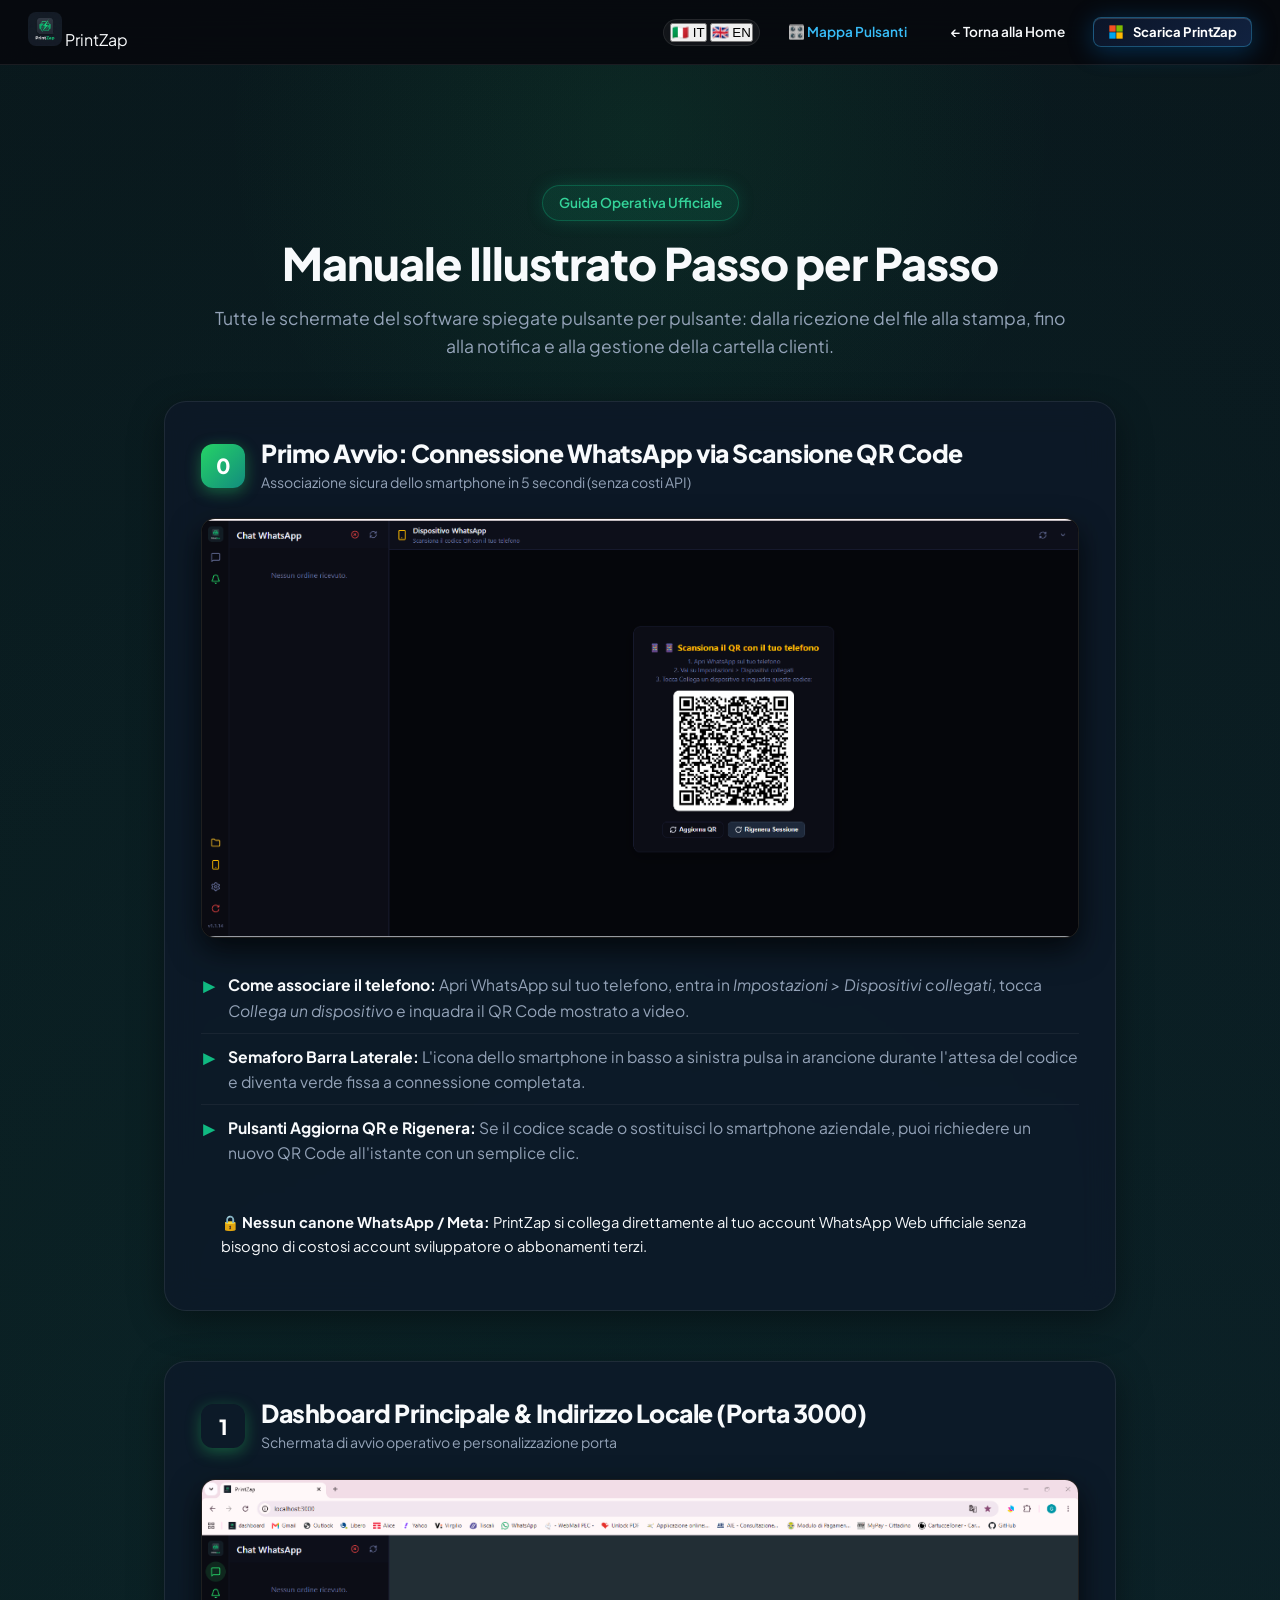
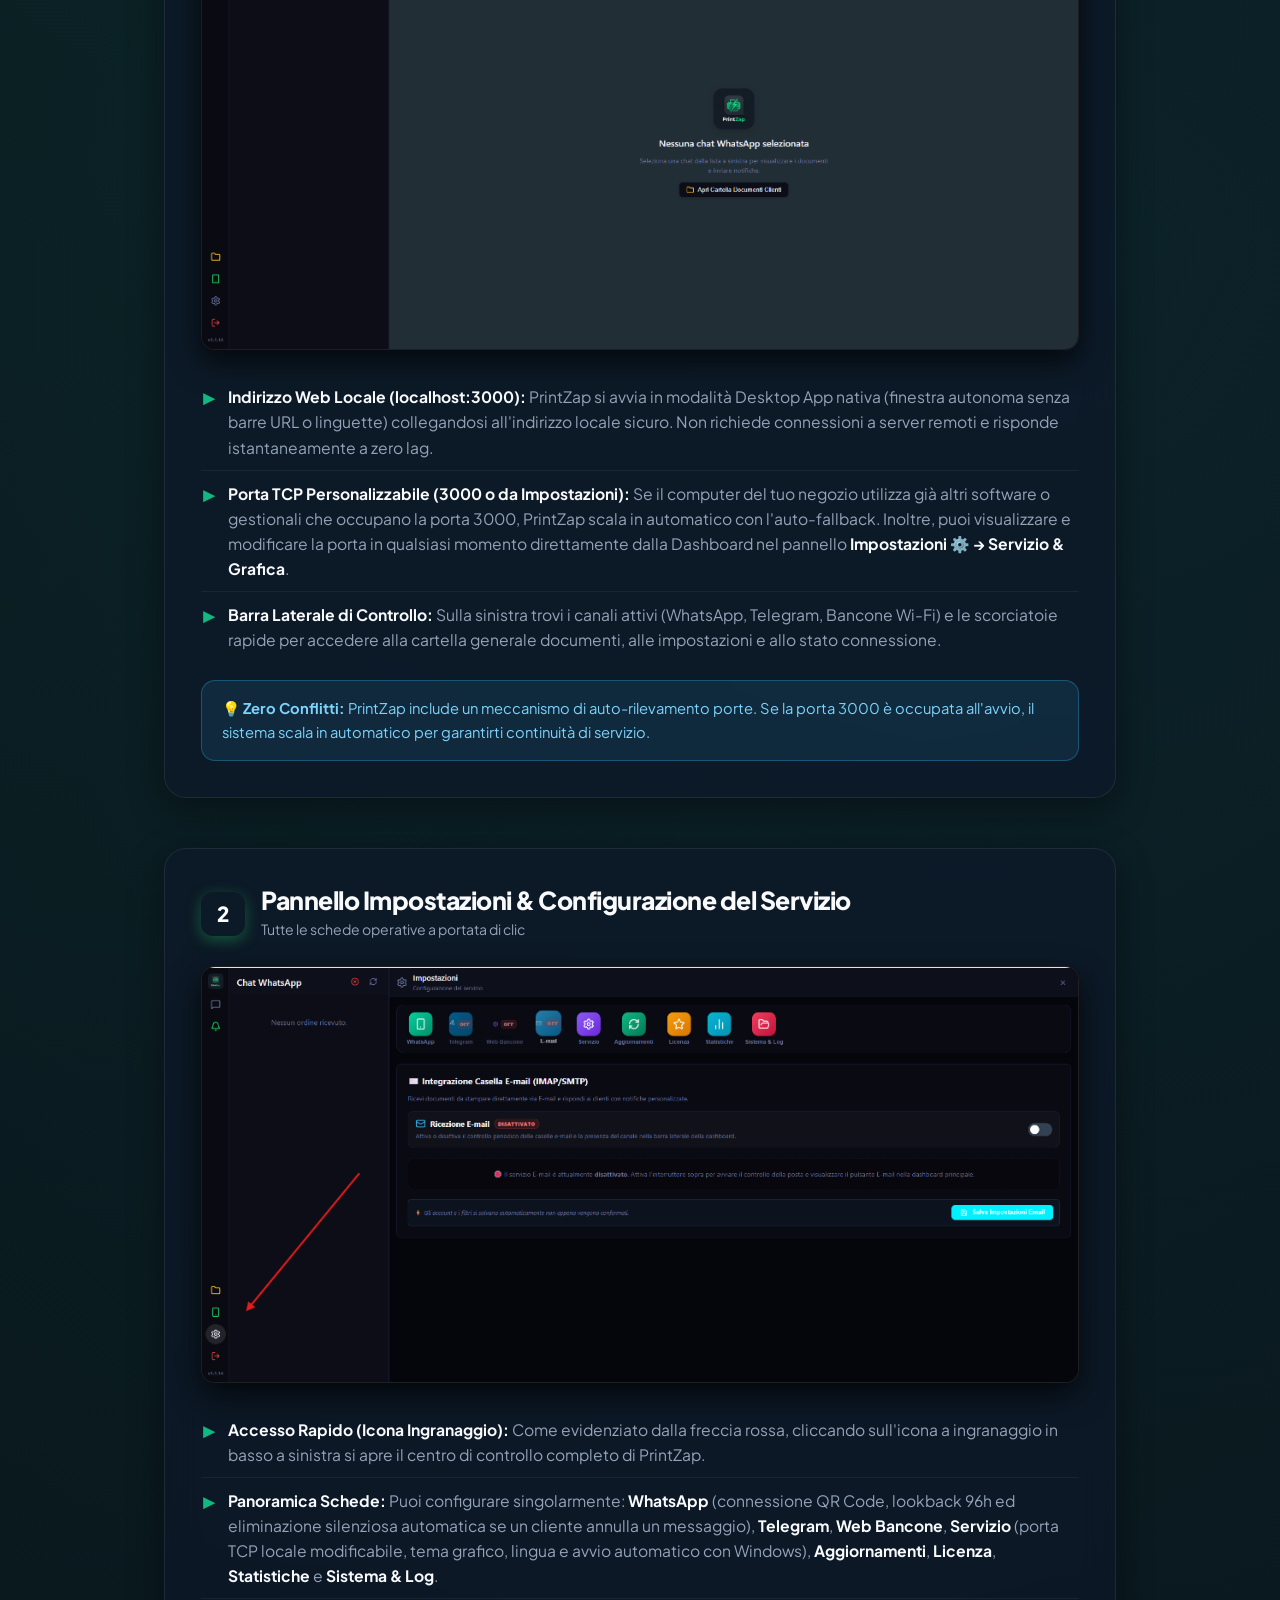
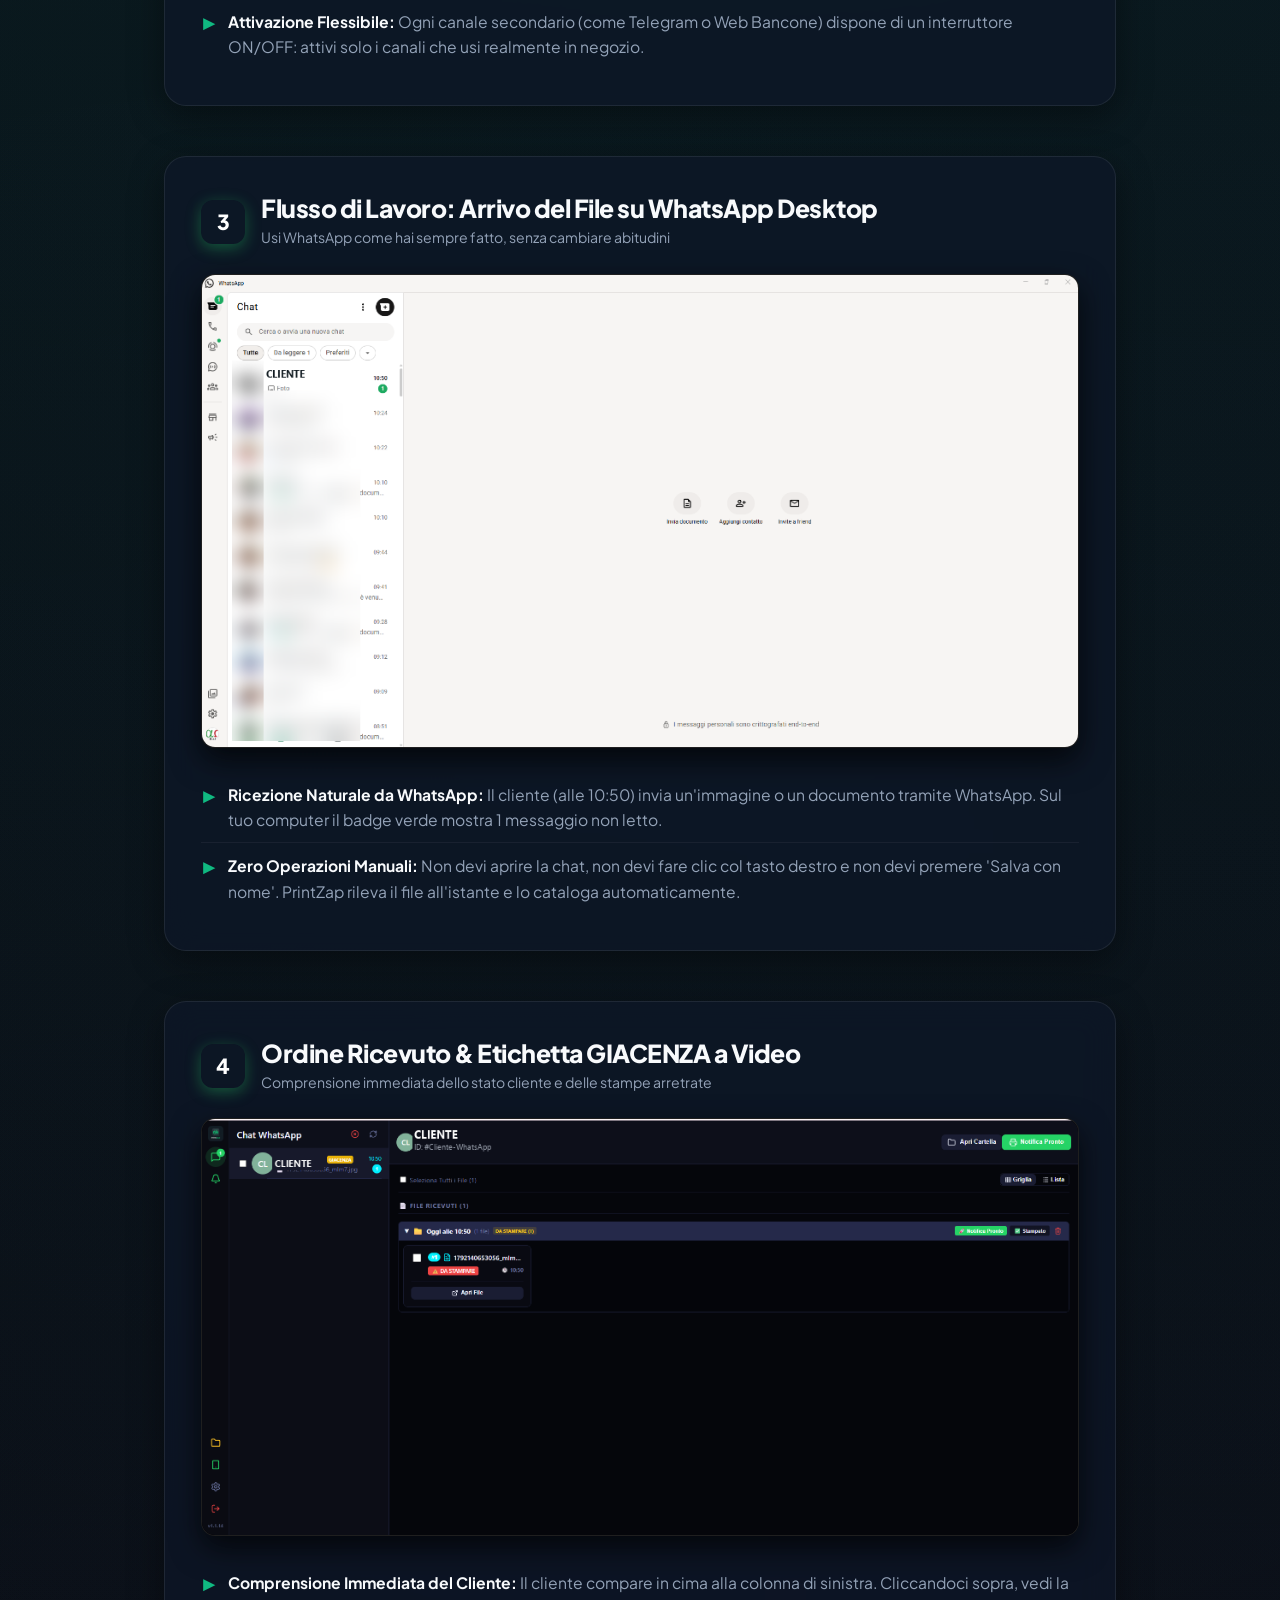
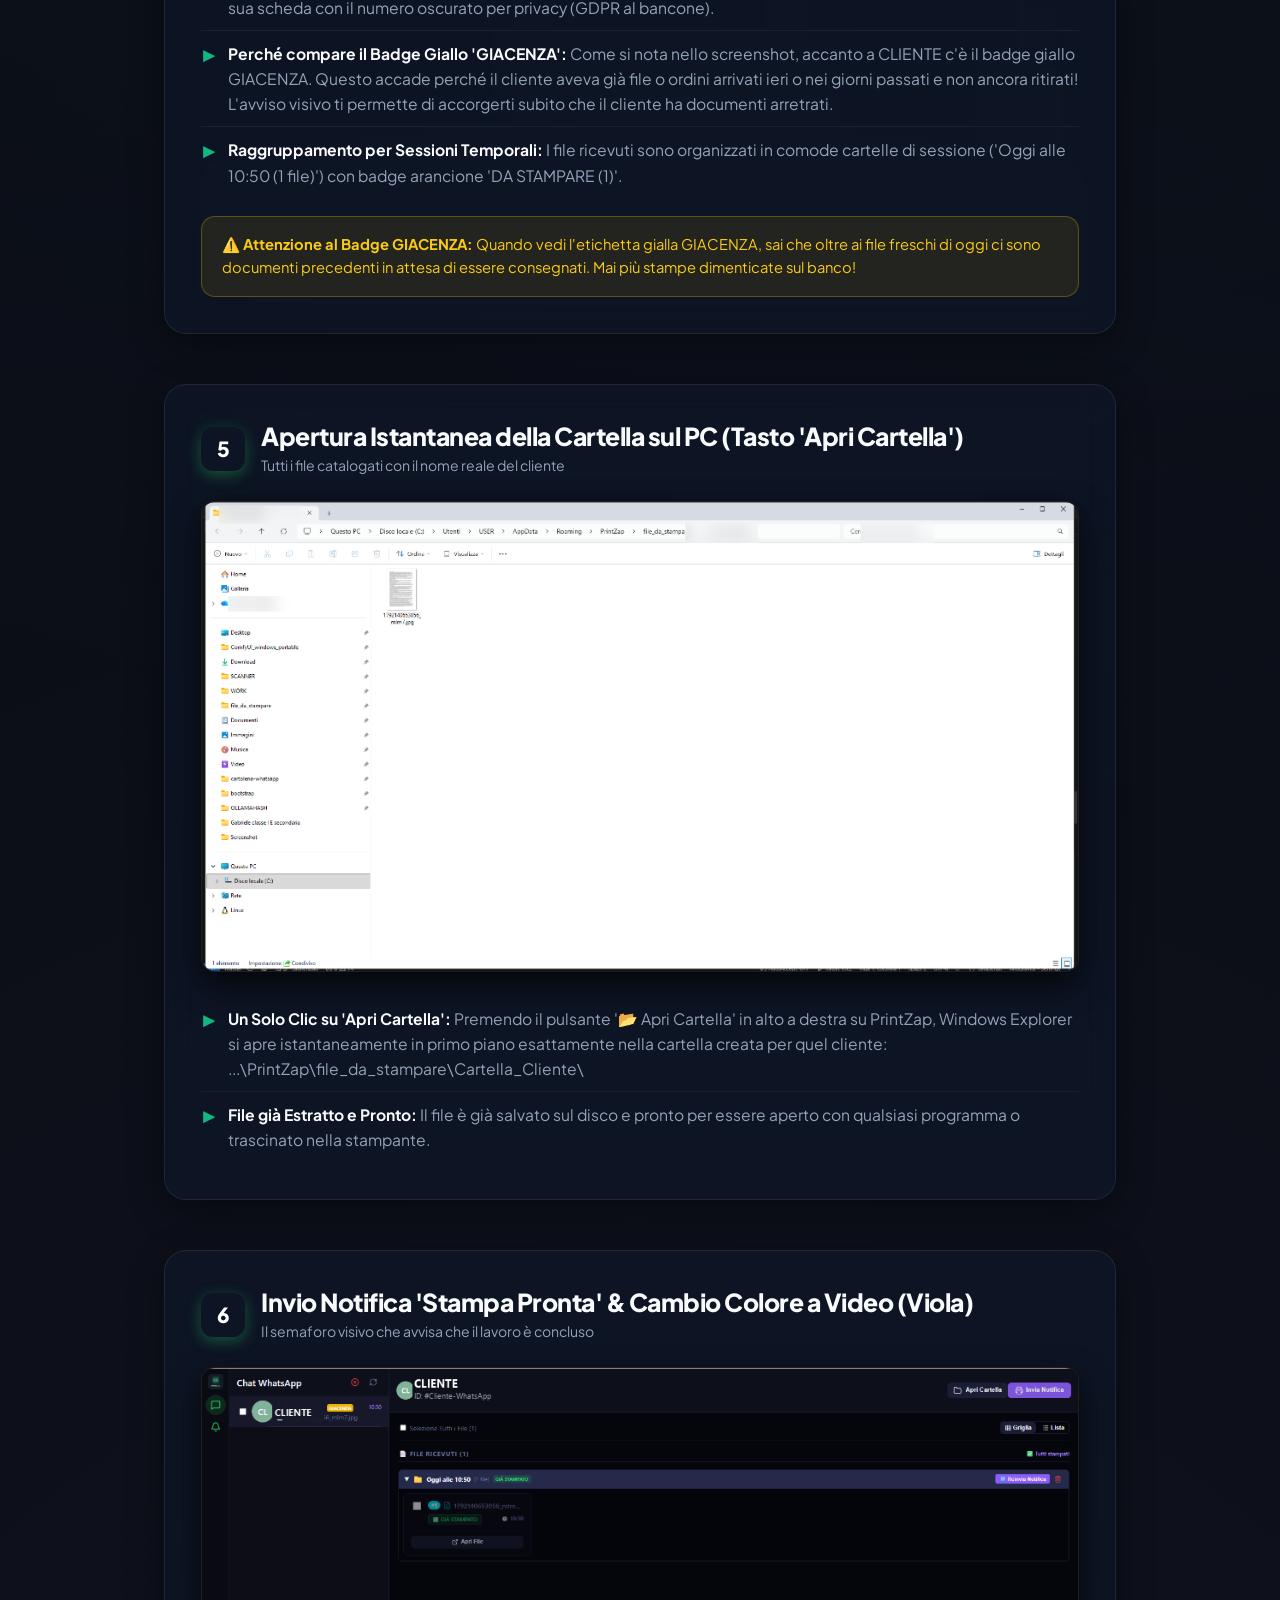
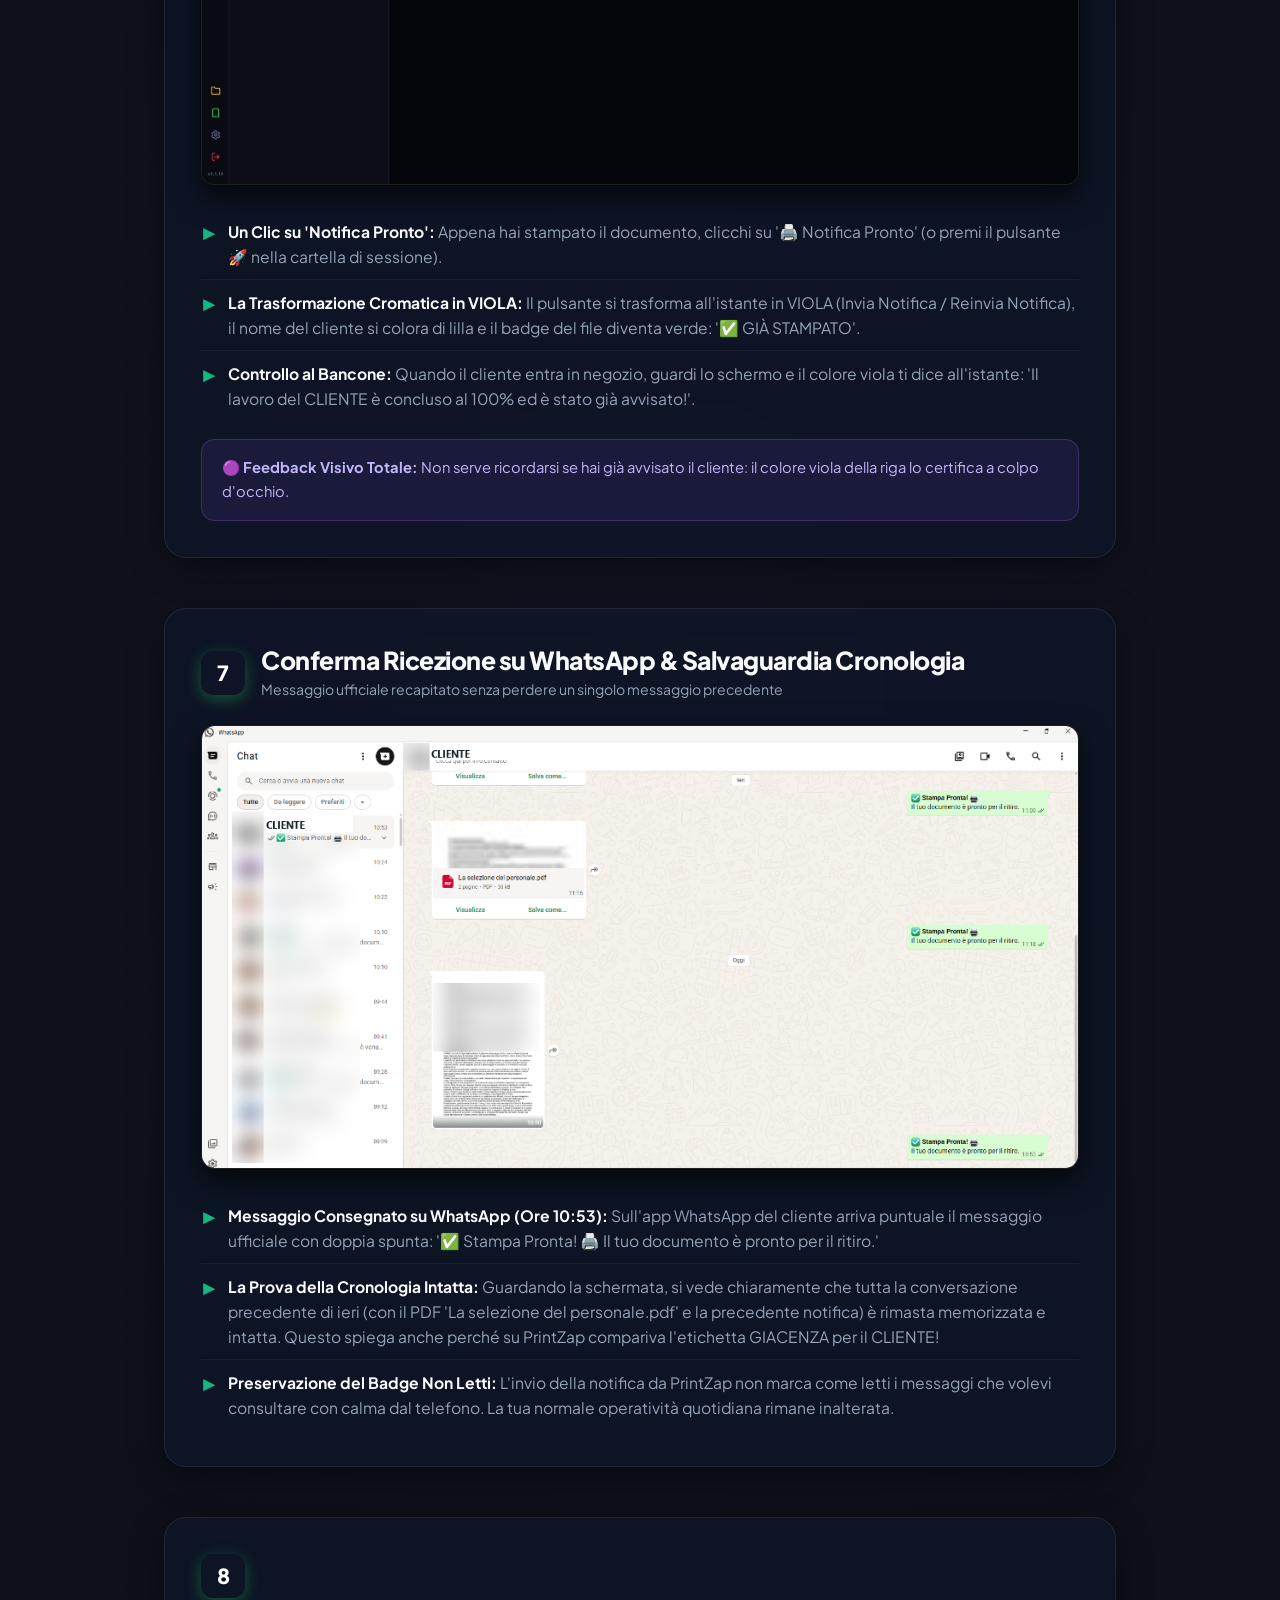
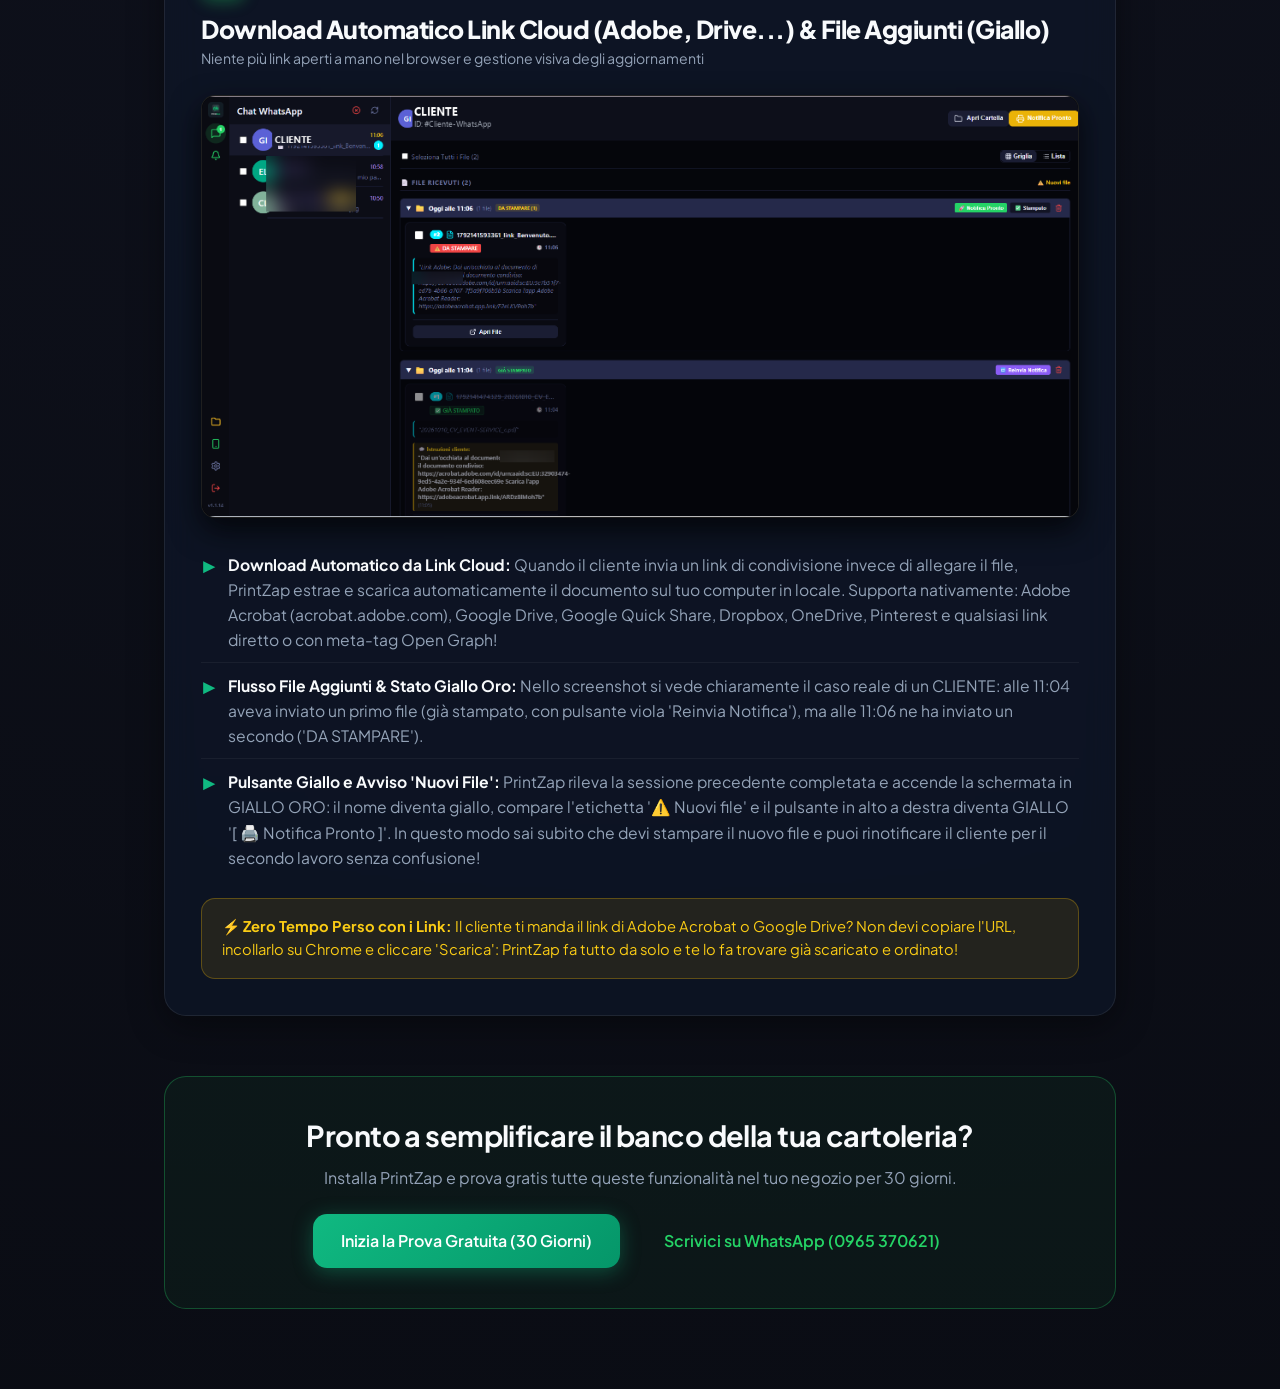
<file: guida.html>
<!DOCTYPE html>
<html lang="it">
<head>
  <meta charset="UTF-8">
  <meta name="viewport" content="width=device-width, initial-scale=1.0">
  <title>Guida Operativa PrintZap — Procedura e Manuale Passo per Passo</title>
  <link rel="icon" type="image/png" href="logo.png">
  <link rel="preconnect" href="https://fonts.googleapis.com">
  <link rel="preconnect" href="https://fonts.gstatic.com" crossorigin>
  <link href="https://fonts.googleapis.com/css2?family=Plus+Jakarta+Sans:wght@400;500;600;700;800&display=swap" rel="stylesheet">
  <link rel="stylesheet" href="style.css">
  <style>
    /* Specific styles for Step-by-Step Guide */
    .guide-header {
      padding: 120px 0 40px;
      text-align: center;
      background: radial-gradient(circle at 50% 20%, rgba(37, 211, 102, 0.08) 0%, transparent 60%);
    }
    .guide-nav-bar {
      display: flex;
      justify-content: space-between;
      align-items: center;
      padding: 16px 0;
      border-bottom: 1px solid var(--border-subtle);
      margin-bottom: 40px;
    }
    .btn-back-home {
      display: inline-flex;
      align-items: center;
      gap: 8px;
      color: var(--text-muted);
      font-size: 0.95rem;
      font-weight: 600;
      text-decoration: none;
      transition: color 0.2s;
    }
    .btn-back-home:hover {
      color: var(--primary);
    }
    .guide-step-card {
      background: rgba(15, 23, 42, 0.65);
      border: 1px solid var(--border-subtle);
      border-radius: var(--radius-lg);
      padding: 36px;
      margin-bottom: 50px;
      -webkit-backdrop-filter: blur(16px);
      backdrop-filter: blur(16px);
      box-shadow: 0 10px 35px rgba(0,0,0,0.4);
      transition: border-color 0.25s, box-shadow 0.25s;
    }
    .guide-step-card:hover {
      border-color: rgba(37, 211, 102, 0.4);
      box-shadow: 0 15px 45px rgba(0,0,0,0.6);
    }
    .guide-step-header {
      display: flex;
      align-items: center;
      gap: 16px;
      margin-bottom: 20px;
      flex-wrap: wrap;
    }
    .guide-step-number {
      width: 44px;
      height: 44px;
      border-radius: 12px;
      background: var(--gradient-primary);
      color: white;
      font-size: 1.3rem;
      font-weight: 800;
      display: flex;
      align-items: center;
      justify-content: center;
      box-shadow: 0 4px 15px rgba(37, 211, 102, 0.35);
      flex-shrink: 0;
    }
    .guide-step-title {
      font-size: 1.55rem;
      font-weight: 800;
      color: var(--text-main);
      margin: 0;
    }
    .guide-img-wrapper {
      margin: 24px 0;
      border-radius: var(--radius-md);
      overflow: hidden;
      border: 1px solid rgba(255, 255, 255, 0.12);
      box-shadow: 0 12px 30px rgba(0,0,0,0.7);
      background: #000;
      position: relative;
    }
    .guide-img-wrapper img {
      width: 100%;
      height: auto;
      display: block;
      transition: transform 0.3s ease;
    }
    .guide-badge-box {
      display: flex;
      gap: 10px;
      margin-top: 10px;
      flex-wrap: wrap;
    }
    .guide-detail-list {
      list-style: none;
      padding: 0;
      margin: 20px 0 0;
    }
    .guide-detail-list li {
      padding: 10px 0;
      border-bottom: 1px solid rgba(255,255,255,0.05);
      display: flex;
      align-items: flex-start;
      gap: 12px;
      font-size: 0.98rem;
      line-height: 1.6;
      color: var(--text-muted);
    }
    .guide-detail-list li:last-child {
      border-bottom: none;
    }
    .guide-detail-list strong {
      color: var(--text-main);
    }
    .icon-point {
      color: var(--primary);
      font-weight: 800;
      flex-shrink: 0;
      margin-top: 2px;
    }
    .callout-box {
      margin-top: 18px;
      padding: 16px 20px;
      border-radius: var(--radius-md);
      font-size: 0.92rem;
      line-height: 1.6;
    }
    .callout-amber {
      background: rgba(234, 179, 8, 0.1);
      border: 1px solid rgba(234, 179, 8, 0.3);
      color: #facc15;
    }
    .callout-purple {
      background: rgba(139, 92, 246, 0.1);
      border: 1px solid rgba(139, 92, 246, 0.3);
      color: #c4b5fd;
    }
    .callout-cyan {
      background: rgba(56, 189, 248, 0.1);
      border: 1px solid rgba(56, 189, 248, 0.3);
      color: #7dd3fc;
    }
    .guide-navbar {
      border-bottom: 1px solid var(--border-subtle);
    }
    .guide-nav-btn-pulsanti {
      border-color: #38bdf8;
      color: #38bdf8;
      padding: 8px 16px;
      font-size: 0.85rem;
    }
    .guide-nav-btn-home {
      padding: 8px 16px;
      font-size: 0.85rem;
    }
    .guide-store-main-text {
      font-size: 0.82rem;
    }
    .guide-header-container {
      max-width: 900px;
    }
    .guide-header-badge {
      margin-bottom: 16px;
    }
    .guide-hero-title {
      font-size: 2.8rem;
      margin: 0 0 16px;
    }
    .guide-hero-subtitle {
      color: var(--text-muted);
      font-size: 1.1rem;
      line-height: 1.6;
    }
    .guide-main-container {
      max-width: 1000px;
      padding-bottom: 80px;
    }
    .guide-step-number-wa {
      background: linear-gradient(135deg, #25D366 0%, #128C7E 100%);
      box-shadow: 0 4px 15px rgba(37, 211, 102, 0.4);
    }
    .guide-step-tag {
      color: var(--text-muted);
      font-size: 0.88rem;
    }
    .callout-box-mt {
      margin-top: 20px;
    }
    .guide-cta-card {
      text-align: center;
      margin-top: 60px;
      padding: 40px;
      background: rgba(37, 211, 102, 0.05);
      border: 1px solid rgba(37, 211, 102, 0.3);
      border-radius: var(--radius-lg);
    }
    .guide-cta-title {
      font-size: 1.8rem;
      margin-bottom: 12px;
      color: var(--text-main);
    }
    .guide-cta-subtitle {
      color: var(--text-muted);
      margin-bottom: 24px;
    }
    .guide-cta-btns {
      display: flex;
      gap: 16px;
      justify-content: center;
      flex-wrap: wrap;
    }
    .btn-wa-guide {
      border-color: #25D366;
      color: #25D366;
    }
  </style>
</head>
<body>

  <!-- ================= HEADER NAVBAR ================= -->
  <nav class="navbar guide-navbar">
    <div class="container nav-container">
      <a href="index.html" class="logo-link">
        <img src="logo.png" alt="PrintZap Logo" class="nav-logo">
        <span class="logo-text">Print<span>Zap</span></span>
      </a>

      <div class="nav-actions">
        <!-- Bilingual Switcher -->
        <div class="lang-switch-box">
          <button type="button" class="lang-pill active" id="lang-btn-it" onclick="setGuideLang('it')">🇮🇹 IT</button>
          <button type="button" class="lang-pill" id="lang-btn-en" onclick="setGuideLang('en')">🇬🇧 EN</button>
        </div>
        <a href="pulsanti.html" class="btn btn-outline guide-nav-btn-pulsanti" data-g18n="nav_buttons">🎛️ Mappa Pulsanti</a>
        <a href="index.html" class="btn btn-outline guide-nav-btn-home" data-g18n="back_home">← Torna alla Home</a>
        <a href="installa_printzap.bat" download="installa_printzap.bat" class="btn-ms-store btn-sm">
          <span class="ms-store-icon">
            <svg width="16" height="16" viewBox="0 0 24 24" fill="none">
              <rect x="2" y="2" width="9.5" height="9.5" fill="#f25022"/>
              <rect x="12.5" y="2" width="9.5" height="9.5" fill="#7fba00"/>
              <rect x="2" y="12.5" width="9.5" height="9.5" fill="#00a4ef"/>
              <rect x="12.5" y="12.5" width="9.5" height="9.5" fill="#ffb900"/>
            </svg>
          </span>
          <span class="ms-store-text">
            <span class="ms-store-main guide-store-main-text">Scarica PrintZap</span>
          </span>
        </a>
      </div>
    </div>
  </nav>

  <!-- ================= HERO GUIDA ================= -->
  <header class="guide-header">
    <div class="container guide-header-container">
      <div class="badge badge-emerald guide-header-badge" data-g18n="guide_badge">Guida Operativa Ufficiale</div>
      <h1 class="hero-title guide-hero-title" data-g18n="guide_title">Manuale Illustrato Passo per Passo</h1>
      <p class="guide-hero-subtitle" data-g18n="guide_subtitle">
        Tutte le schermate del software spiegate pulsante per pulsante: dalla ricezione del file alla stampa, fino alla notifica e alla gestione della cartella clienti.
      </p>
    </div>
  </header>

  <!-- ================= MAIN CONTENT STEPS ================= -->
  <main class="container guide-main-container">

    <!-- PASSO 0: COLLEGAMENTO WHATSAPP CON QR CODE -->
    <div class="guide-step-card" id="passo-0">
      <div class="guide-step-header">
        <div class="guide-step-number guide-step-number-wa">0</div>
        <div>
          <h2 class="guide-step-title" data-g18n="step0_title">Primo Avvio: Connessione WhatsApp via Scansione QR Code</h2>
          <span class="guide-step-tag" data-g18n="step0_tag">Associazione sicura dello smartphone in 5 secondi (senza costi API)</span>
        </div>
      </div>

      <div class="guide-img-wrapper">
        <img src="guida_img/00-whatsapp-qr-code.png" alt="Scansione QR Code WhatsApp PrintZap">
      </div>

      <ul class="guide-detail-list">
        <li>
          <span class="icon-point">▶</span>
          <div>
            <strong data-g18n="step0_p1_strong">Come associare il telefono:</strong>
            <span data-g18n="step0_p1_text">Apri WhatsApp sul tuo telefono, entra in <em>Impostazioni &gt; Dispositivi collegati</em>, tocca <em>Collega un dispositivo</em> e inquadra il QR Code mostrato a video.</span>
          </div>
        </li>
        <li>
          <span class="icon-point">▶</span>
          <div>
            <strong data-g18n="step0_p2_strong">Semaforo Barra Laterale:</strong>
            <span data-g18n="step0_p2_text">L'icona dello smartphone in basso a sinistra pulsa in arancione durante l'attesa del codice e diventa verde fissa a connessione completata.</span>
          </div>
        </li>
        <li>
          <span class="icon-point">▶</span>
          <div>
            <strong data-g18n="step0_p3_strong">Pulsanti Aggiorna QR e Rigenera:</strong>
            <span data-g18n="step0_p3_text">Se il codice scade o sostituisci lo smartphone aziendale, puoi richiedere un nuovo QR Code all'istante con un semplice clic.</span>
          </div>
        </li>
      </ul>

      <div class="callout-box callout-green callout-box-mt">
        <span data-g18n="step0_callout">🔒 <strong>Nessun canone WhatsApp / Meta:</strong> PrintZap si collega direttamente al tuo account WhatsApp Web ufficiale senza bisogno di costosi account sviluppatore o abbonamenti terzi.</span>
      </div>
    </div>

    <!-- PASSO 1: DASHBOARD & INDIRIZZO / PORTA 3000 -->
    <div class="guide-step-card" id="passo-1">
      <div class="guide-step-header">
        <div class="guide-step-number">1</div>
        <div>
          <h2 class="guide-step-title" data-g18n="step1_title">Dashboard Principale & Indirizzo Locale (Porta 3000)</h2>
          <span class="guide-step-tag" data-g18n="step1_tag">Schermata di avvio operativo e personalizzazione porta</span>
        </div>
      </div>

      <div class="guide-img-wrapper">
        <img src="guida_img/01-dashboard-url-porta.png" alt="Dashboard PrintZap e indirizzo localhost:3000">
      </div>

      <ul class="guide-detail-list">
        <li>
          <span class="icon-point">▶</span>
          <div>
            <strong data-g18n="step1_p1_strong">Indirizzo Web Locale (<code>localhost:3000</code>):</strong>
            <span data-g18n="step1_p1_text">PrintZap si avvia in modalità Desktop App nativa (finestra autonoma senza barre URL o linguette) collegandosi all'indirizzo locale sicuro. Non richiede connessioni a server remoti e risponde istantaneamente a zero lag.</span>
          </div>
        </li>
        <li>
          <span class="icon-point">▶</span>
          <div>
            <strong data-g18n="step1_p2_strong">Porta TCP Personalizzabile (3000 o da Impostazioni):</strong>
            <span data-g18n="step1_p2_text">Se il computer del tuo negozio utilizza già altri software o gestionali che occupano la porta <code>3000</code>, PrintZap scala in automatico con l'auto-fallback. Inoltre, puoi visualizzare e modificare la porta in qualsiasi momento direttamente dalla Dashboard nel pannello <strong>Impostazioni ⚙️ → Servizio & Grafica</strong>.</span>
          </div>
        </li>
        <li>
          <span class="icon-point">▶</span>
          <div>
            <strong data-g18n="step1_p3_strong">Barra Laterale di Controllo:</strong>
            <span data-g18n="step1_p3_text">Sulla sinistra trovi i canali attivi (WhatsApp, Telegram, Bancone Wi-Fi) e le scorciatoie rapide per accedere alla cartella generale documenti, alle impostazioni e allo stato connessione.</span>
          </div>
        </li>
      </ul>

      <div class="callout-box callout-cyan" data-g18n="step1_callout">
        💡 <strong>Zero Conflitti:</strong> PrintZap include un meccanismo di auto-rilevamento porte. Se la porta 3000 è occupata all'avvio, il sistema scala in automatico per garantirti continuità di servizio.
      </div>
    </div>

    <!-- PASSO 2: PANNELLO IMPOSTAZIONI -->
    <div class="guide-step-card" id="passo-2">
      <div class="guide-step-header">
        <div class="guide-step-number">2</div>
        <div>
          <h2 class="guide-step-title" data-g18n="step2_title">Pannello Impostazioni & Configurazione del Servizio</h2>
          <span class="guide-step-tag" data-g18n="step2_tag">Tutte le schede operative a portata di clic</span>
        </div>
      </div>

      <div class="guide-img-wrapper">
        <img src="guida_img/02-pannello-impostazioni.png" alt="Pannello Impostazioni con schede WhatsApp, Telegram, Web Bancone e Stampanti">
      </div>

      <ul class="guide-detail-list">
        <li>
          <span class="icon-point">▶</span>
          <div>
            <strong data-g18n="step2_p1_strong">Accesso Rapido (Icona Ingranaggio):</strong>
            <span data-g18n="step2_p1_text">Come evidenziato dalla freccia rossa, cliccando sull'icona a ingranaggio in basso a sinistra si apre il centro di controllo completo di PrintZap.</span>
          </div>
        </li>
        <li>
          <span class="icon-point">▶</span>
          <div>
            <strong data-g18n="step2_p2_strong">Panoramica Schede:</strong>
            <span data-g18n="step2_p2_text">Puoi configurare singolarmente: <strong>WhatsApp</strong> (connessione QR Code, lookback 96h ed eliminazione silenziosa automatica se un cliente annulla un messaggio), <strong>Telegram</strong>, <strong>Web Bancone</strong>, <strong>Servizio</strong> (porta TCP locale modificabile, tema grafico, lingua e avvio automatico con Windows), <strong>Aggiornamenti</strong>, <strong>Licenza</strong>, <strong>Statistiche</strong> e <strong>Sistema & Log</strong>.</span>
          </div>
        </li>
        <li>
          <span class="icon-point">▶</span>
          <div>
            <strong data-g18n="step2_p3_strong">Attivazione Flessibile:</strong>
            <span data-g18n="step2_p3_text">Ogni canale secondario (come Telegram o Web Bancone) dispone di un interruttore ON/OFF: attivi solo i canali che usi realmente in negozio.</span>
          </div>
        </li>
      </ul>
    </div>

    <!-- PASSO 3: FLUSSO WHATSAPP DESKTOP -->
    <div class="guide-step-card" id="passo-3">
      <div class="guide-step-header">
        <div class="guide-step-number">3</div>
        <div>
          <h2 class="guide-step-title" data-g18n="step3_title">Flusso di Lavoro: Arrivo del File su WhatsApp Desktop</h2>
          <span class="guide-step-tag" data-g18n="step3_tag">Usi WhatsApp come hai sempre fatto, senza cambiare abitudini</span>
        </div>
      </div>

      <div class="guide-img-wrapper">
        <img src="guida_img/03-whatsapp-desktop-ricezione.png" alt="WhatsApp Desktop ricezione file cliente">
      </div>

      <ul class="guide-detail-list">
        <li>
          <span class="icon-point">▶</span>
          <div>
            <strong data-g18n="step3_p1_strong">Ricezione Naturale da WhatsApp:</strong>
            <span data-g18n="step3_p1_text">Il cliente (alle 10:50) invia un'immagine o un documento tramite WhatsApp. Sul tuo computer il badge verde mostra <code>1</code> messaggio non letto.</span>
          </div>
        </li>
        <li>
          <span class="icon-point">▶</span>
          <div>
            <strong data-g18n="step3_p2_strong">Zero Operazioni Manuali:</strong>
            <span data-g18n="step3_p2_text">Non devi aprire la chat, non devi fare clic col tasto destro e non devi premere "Salva con nome". PrintZap rileva il file all'istante e lo cataloga automaticamente.</span>
          </div>
        </li>
      </ul>
    </div>

    <!-- PASSO 4: PRINTZAP ORDINE ATTIVO & ETICHETTA GIACENZA -->
    <div class="guide-step-card" id="passo-4">
      <div class="guide-step-header">
        <div class="guide-step-number">4</div>
        <div>
          <h2 class="guide-step-title" data-g18n="step4_title">Ordine Ricevuto & Etichetta GIACENZA a Video</h2>
          <span class="guide-step-tag" data-g18n="step4_tag">Comprensione immediata dello stato cliente e delle stampe arretrate</span>
        </div>
      </div>

      <div class="guide-img-wrapper">
        <img src="guida_img/04-printzap-ordine-ricevuto.png" alt="PrintZap ordine attivo con etichetta GIACENZA e file da stampare">
      </div>

      <ul class="guide-detail-list">
        <li>
          <span class="icon-point">▶</span>
          <div>
            <strong data-g18n="step4_p1_strong">Comprensione Immediata del Cliente:</strong>
            <span data-g18n="step4_p1_text">Il cliente compare in cima alla colonna di sinistra. Cliccandoci sopra, vedi la sua scheda con il numero oscurato per privacy (GDPR al bancone).</span>
          </div>
        </li>
        <li>
          <span class="icon-point">▶</span>
          <div>
            <strong data-g18n="step4_p2_strong">Perché compare il Badge Giallo "GIACENZA":</strong>
            <span data-g18n="step4_p2_text">Come si nota nello screenshot, accanto a <em>CLIENTE</em> c'è il badge giallo <strong>GIACENZA</strong>. Questo accade perché il cliente aveva già file o ordini arrivati ieri o nei giorni passati e non ancora ritirati! L'avviso visivo ti permette di accorgerti subito che il cliente ha documenti arretrati.</span>
          </div>
        </li>
        <li>
          <span class="icon-point">▶</span>
          <div>
            <strong data-g18n="step4_p3_strong">Raggruppamento per Sessioni Temporali:</strong>
            <span data-g18n="step4_p3_text">I file ricevuti sono organizzati in comode cartelle di sessione (<em>"Oggi alle 10:50 (1 file)"</em>) con badge arancione <strong>"DA STAMPARE (1)"</strong>.</span>
          </div>
        </li>
      </ul>

      <div class="callout-box callout-amber" data-g18n="step4_callout">
        ⚠️ <strong>Attenzione al Badge GIACENZA:</strong> Quando vedi l'etichetta gialla GIACENZA, sai che oltre ai file freschi di oggi ci sono documenti precedenti in attesa di essere consegnati. Mai più stampe dimenticate sul banco!
      </div>
    </div>

    <!-- PASSO 5: CARTELLA SU DISCO WINDOWS EXPLORER -->
    <div class="guide-step-card" id="passo-5">
      <div class="guide-step-header">
        <div class="guide-step-number">5</div>
        <div>
          <h2 class="guide-step-title" data-g18n="step5_title">Apertura Istantanea della Cartella sul PC (Tasto "Apri Cartella")</h2>
          <span class="guide-step-tag" data-g18n="step5_tag">Tutti i file catalogati con il nome reale del cliente</span>
        </div>
      </div>

      <div class="guide-img-wrapper">
        <img src="guida_img/05-cartella-cliente-explorer.png" alt="Windows Explorer cartella dedicata Cartella_Cliente creata automaticamente">
      </div>

      <ul class="guide-detail-list">
        <li>
          <span class="icon-point">▶</span>
          <div>
            <strong data-g18n="step5_p1_strong">Un Solo Clic su "Apri Cartella":</strong>
            <span data-g18n="step5_p1_text">Premendo il pulsante <strong>"📂 Apri Cartella"</strong> in alto a destra su PrintZap, Windows Explorer si apre istantaneamente in primo piano esattamente nella cartella creata per quel cliente:  
            <code>...\PrintZap\file_da_stampare\Cartella_Cliente\</code></span>
          </div>
        </li>
        <li>
          <span class="icon-point">▶</span>
          <div>
            <strong data-g18n="step5_p2_strong">File già Estratto e Pronto:</strong>
            <span data-g18n="step5_p2_text">Il file <code>1792140653056_mlm7.jpg</code> è già salvato e pronto per essere aperto con Photoshop, Acrobat Reader o trascinato nel software della stampante/plotter.</span>
          </div>
        </li>
      </ul>
    </div>

    <!-- PASSO 6: NOTIFICA INVIATA & STATO VIOLA -->
    <div class="guide-step-card" id="passo-6">
      <div class="guide-step-header">
        <div class="guide-step-number">6</div>
        <div>
          <h2 class="guide-step-title" data-g18n="step6_title">Invio Notifica "Stampa Pronta" & Cambio Colore a Video (Viola)</h2>
          <span class="guide-step-tag" data-g18n="step6_tag">Il semaforo visivo che avvisa che il lavoro è concluso</span>
        </div>
      </div>

      <div class="guide-img-wrapper">
        <img src="guida_img/06-printzap-notifica-viola.png" alt="PrintZap pulsante e riga diventano VIOLA dopo l'invio della notifica">
      </div>

      <ul class="guide-detail-list">
        <li>
          <span class="icon-point">▶</span>
          <div>
            <strong data-g18n="step6_p1_strong">Un Clic su "Notifica Pronto":</strong>
            <span data-g18n="step6_p1_text">Appena hai stampato il documento, clicchi su <strong>"🖨️ Notifica Pronto"</strong> (o premi il pulsante 🚀 nella cartella di sessione).</span>
          </div>
        </li>
        <li>
          <span class="icon-point">▶</span>
          <div>
            <strong data-g18n="step6_p2_strong">La Trasformazione Cromatica in VIOLA:</strong>
            <span data-g18n="step6_p2_text">Il pulsante si trasforma all'istante in <strong>VIOLA</strong> (<code>Invia Notifica</code> / <code>🔁 Reinvia Notifica</code>), il nome del cliente si colora di lilla e il badge del file diventa verde: <strong>"✅ GIÀ STAMPATO"</strong>.</span>
          </div>
        </li>
        <li>
          <span class="icon-point">▶</span>
          <div>
            <strong data-g18n="step6_p3_strong">Controllo al Bancone:</strong>
            <span data-g18n="step6_p3_text">Quando il cliente entra in negozio, guardi lo schermo e il colore viola ti dice all'istante: <em>"Il lavoro del CLIENTE è concluso al 100% ed è stato già avvisato!"</em>.</span>
          </div>
        </li>
      </ul>

      <div class="callout-box callout-purple" data-g18n="step6_callout">
        🟣 <strong>Feedback Visivo Totale:</strong> Non serve ricordarsi se hai già avvisato il cliente: il colore viola della riga lo certifica a colpo d'occhio.
      </div>
    </div>

    <!-- PASSO 7: WHATSAPP MESSAGGIO RECAPITATO & CRONOLOGIA INTATTA -->
    <div class="guide-step-card" id="passo-7">
      <div class="guide-step-header">
        <div class="guide-step-number">7</div>
        <div>
          <h2 class="guide-step-title" data-g18n="step7_title">Conferma Ricezione su WhatsApp & Salvaguardia Cronologia</h2>
          <span class="guide-step-tag" data-g18n="step7_tag">Messaggio ufficiale recapitato senza perdere un singolo messaggio precedente</span>
        </div>
      </div>

      <div class="guide-img-wrapper">
        <img src="guida_img/07-whatsapp-notifica-conferma.png" alt="WhatsApp messaggio Stampa Pronta recapitato con storico integro">
      </div>

      <ul class="guide-detail-list">
        <li>
          <span class="icon-point">▶</span>
          <div>
            <strong data-g18n="step7_p1_strong">Messaggio Consegnato su WhatsApp (Ore 10:53):</strong>
            <span data-g18n="step7_p1_text">Sull'app WhatsApp del cliente arriva puntuale il messaggio ufficiale con doppia spunta:  
            <em>"✅ Stampa Pronta! 🖨️ Il tuo documento è pronto per il ritiro."</em></span>
          </div>
        </li>
        <li>
          <span class="icon-point">▶</span>
          <div>
            <strong data-g18n="step7_p2_strong">La Prova della Cronologia Intatta:</strong>
            <span data-g18n="step7_p2_text">Guardando la schermata, si vede chiaramente che tutta la conversazione precedente di ieri (con il PDF <em>"La selezione del personale.pdf"</em> e la precedente notifica) è rimasta perfettamente memorizzata e intatta. Questo spiega anche perché su PrintZap compariva l'etichetta <strong>GIACENZA</strong> per il <em>CLIENTE</em>!</span>
          </div>
        </li>
        <li>
          <span class="icon-point">▶</span>
          <div>
            <strong data-g18n="step7_p3_strong">Preservazione del Badge Non Letti:</strong>
            <span data-g18n="step7_p3_text">L'invio della notifica da PrintZap non marca come letti i messaggi che volevi consultare con calma dal telefono. La tua normale operatività quotidiana rimane inalterata.</span>
          </div>
        </li>
      </ul>
    </div>

    <!-- PASSO 8: LINK CLOUD DOWNLOADER (ADOBE, DRIVE...) & GESTIONE FILE AGGIUNTI (STATO GIALLO) -->
    <div class="guide-step-card" id="passo-8">
      <div class="guide-step-header">
        <div class="guide-step-number">8</div>
        <div>
          <h2 class="guide-step-title" data-g18n="step8_title">Download Automatico Link Cloud (Adobe, Drive...) & File Aggiunti (Giallo)</h2>
          <span class="guide-step-tag" data-g18n="step8_tag">Niente più link aperti a mano nel browser e gestione visiva degli aggiornamenti</span>
        </div>
      </div>

      <div class="guide-img-wrapper">
        <img src="guida_img/08-link-downloader-aggiornamento-giallo.png" alt="PrintZap download automatico link Adobe e gestione file aggiunti con stato giallo">
      </div>

      <ul class="guide-detail-list">
        <li>
          <span class="icon-point">▶</span>
          <div>
            <strong data-g18n="step8_p1_strong">Download Automatico da Link Cloud:</strong>
            <span data-g18n="step8_p1_text">Quando il cliente invia un link di condivisione invece di allegare il file, PrintZap estrae e scarica automaticamente il documento sul tuo computer in locale. Supporta nativamente:
            <strong>Adobe Acrobat</strong> (<code>acrobat.adobe.com</code>), <strong>Google Drive</strong>, <strong>Google Quick Share</strong>, <strong>Dropbox</strong>, <strong>OneDrive</strong>, <strong>Pinterest</strong> e qualsiasi link diretto o con meta-tag Open Graph!</span>
          </div>
        </li>
        <li>
          <span class="icon-point">▶</span>
          <div>
            <strong data-g18n="step8_p2_strong">Flusso File Aggiunti & Stato Giallo Oro:</strong>
            <span data-g18n="step8_p2_text">Nello screenshot si vede chiaramente il caso reale di un <em>CLIENTE</em>: alle 11:04 aveva inviato un primo file (già stampato, con pulsante viola <code>Reinvia Notifica</code>), ma alle 11:06 ne ha inviato un secondo (<code>DA STAMPARE</code>).</span>
          </div>
        </li>
        <li>
          <span class="icon-point">▶</span>
          <div>
            <strong data-g18n="step8_p3_strong">Pulsante Giallo e Avviso "Nuovi File":</strong>
            <span data-g18n="step8_p3_text">PrintZap rileva la sessione precedente completata e accende la schermata in <strong>GIALLO ORO</strong>: il nome diventa giallo, compare l'etichetta <code>⚠️ Nuovi file</code> e il pulsante in alto a destra diventa <strong>GIALLO <code>[ 🖨️ Notifica Pronto ]</code></strong>. In questo modo sai che devi stampare il nuovo file e puoi rinotificare il cliente per il secondo lavoro senza confusione!</span>
          </div>
        </li>
      </ul>

      <div class="callout-box callout-amber" data-g18n="step8_callout">
        ⚡ <strong>Zero Tempo Perso con i Link:</strong> Il cliente ti manda il link di Adobe Acrobat o Google Drive? Non devi copiare l'URL, incollarlo su Chrome e cliccare "Scarica": PrintZap fa tutto da solo e te lo fa trovare già scaricato e ordinato!
      </div>
    </div>

    <!-- BOX FINALE -->
    <div class="guide-cta-card">
      <h3 class="guide-cta-title" data-g18n="final_title">Pronto a semplificare il banco della tua cartoleria?</h3>
      <p class="guide-cta-subtitle" data-g18n="final_subtitle">Installa PrintZap e prova gratis tutte queste funzionalità nel tuo negozio per 30 giorni.</p>
      <div class="guide-cta-btns">
        <a href="index.html#prezzi" class="btn btn-primary" data-g18n="final_btn_try">Inizia la Prova Gratuita (30 Giorni)</a>
        <a href="https://wa.me/390965370621" target="_blank" rel="noopener noreferrer" class="btn btn-outline btn-wa-guide" data-g18n="final_btn_wa">Scrivici su WhatsApp (0965 370621)</a>
      </div>
    </div>

  </main>

  <!-- ================= SCRIPT I18N PER LA GUIDA ================= -->
  <script>
    const guideTranslations = {
      it: {
        back_home: "← Torna alla Home",
        nav_buttons: "🎛️ Mappa Pulsanti",
        guide_badge: "Guida Operativa Ufficiale",
        guide_title: "Manuale Illustrato Passo per Passo",
        guide_subtitle: "Tutte le schermate del software spiegate pulsante per pulsante: dalla ricezione del file alla stampa, fino alla notifica e alla gestione della cartella clienti.",
        step0_title: "Primo Avvio: Connessione WhatsApp via Scansione QR Code",
        step0_tag: "Associazione sicura dello smartphone in 5 secondi (senza costi API)",
        step0_p1_strong: "Come associare il telefono:",
        step0_p1_text: "Apri WhatsApp sul tuo telefono, entra in <em>Impostazioni &gt; Dispositivi collegati</em>, tocca <em>Collega un dispositivo</em> e inquadra il QR Code mostrato a video.",
        step0_p2_strong: "Semaforo Barra Laterale:",
        step0_p2_text: "L'icona dello smartphone in basso a sinistra pulsa in arancione durante l'attesa del codice e diventa verde fissa a connessione completata.",
        step0_p3_strong: "Pulsanti Aggiorna QR e Rigenera:",
        step0_p3_text: "Se il codice scade o sostituisci lo smartphone aziendale, puoi richiedere un nuovo QR Code all'istante con un semplice clic.",
        step0_callout: "🔒 <strong>Nessun canone WhatsApp / Meta:</strong> PrintZap si collega direttamente al tuo account WhatsApp Web ufficiale senza bisogno di costosi account sviluppatore o abbonamenti terzi.",
        step1_title: "Dashboard Principale & Indirizzo Locale (Porta 3000)",
        step1_tag: "Schermata di avvio operativo e personalizzazione porta",
        step1_p1_strong: "Indirizzo Web Locale (localhost:3000):",
        step1_p1_text: "PrintZap si avvia in modalità Desktop App nativa (finestra autonoma senza barre URL o linguette) collegandosi all'indirizzo locale sicuro. Non richiede connessioni a server remoti e risponde istantaneamente a zero lag.",
        step1_p2_strong: "Porta TCP Personalizzabile (3000 o da Impostazioni):",
        step1_p2_text: "Se il computer del tuo negozio utilizza già altri software o gestionali che occupano la porta 3000, PrintZap scala in automatico con l'auto-fallback. Inoltre, puoi visualizzare e modificare la porta in qualsiasi momento direttamente dalla Dashboard nel pannello <strong>Impostazioni ⚙️ → Servizio & Grafica</strong>.",
        step1_p3_strong: "Barra Laterale di Controllo:",
        step1_p3_text: "Sulla sinistra trovi i canali attivi (WhatsApp, Telegram, Bancone Wi-Fi) e le scorciatoie rapide per accedere alla cartella generale documenti, alle impostazioni e allo stato connessione.",
        step1_callout: "💡 <strong>Zero Conflitti:</strong> PrintZap include un meccanismo di auto-rilevamento porte. Se la porta 3000 è occupata all'avvio, il sistema scala in automatico per garantirti continuità di servizio.",
        step2_title: "Pannello Impostazioni & Configurazione del Servizio",
        step2_tag: "Tutte le schede operative a portata di clic",
        step2_p1_strong: "Accesso Rapido (Icona Ingranaggio):",
        step2_p1_text: "Come evidenziato dalla freccia rossa, cliccando sull'icona a ingranaggio in basso a sinistra si apre il centro di controllo completo di PrintZap.",
        step2_p2_strong: "Panoramica Schede:",
        step2_p2_text: "Puoi configurare singolarmente: <strong>WhatsApp</strong> (connessione QR Code, lookback 96h ed eliminazione silenziosa automatica se un cliente annulla un messaggio), <strong>Telegram</strong>, <strong>Web Bancone</strong>, <strong>Servizio</strong> (porta TCP locale modificabile, tema grafico, lingua e avvio automatico con Windows), <strong>Aggiornamenti</strong>, <strong>Licenza</strong>, <strong>Statistiche</strong> e <strong>Sistema & Log</strong>.",
        step2_p3_strong: "Attivazione Flessibile:",
        step2_p3_text: "Ogni canale secondario (come Telegram o Web Bancone) dispone di un interruttore ON/OFF: attivi solo i canali che usi realmente in negozio.",
        step3_title: "Flusso di Lavoro: Arrivo del File su WhatsApp Desktop",
        step3_tag: "Usi WhatsApp come hai sempre fatto, senza cambiare abitudini",
        step3_p1_strong: "Ricezione Naturale da WhatsApp:",
        step3_p1_text: "Il cliente (alle 10:50) invia un'immagine o un documento tramite WhatsApp. Sul tuo computer il badge verde mostra 1 messaggio non letto.",
        step3_p2_strong: "Zero Operazioni Manuali:",
        step3_p2_text: "Non devi aprire la chat, non devi fare clic col tasto destro e non devi premere 'Salva con nome'. PrintZap rileva il file all'istante e lo cataloga automaticamente.",
        step4_title: "Ordine Ricevuto & Etichetta GIACENZA a Video",
        step4_tag: "Comprensione immediata dello stato cliente e delle stampe arretrate",
        step4_p1_strong: "Comprensione Immediata del Cliente:",
        step4_p1_text: "Il cliente compare in cima alla colonna di sinistra. Cliccandoci sopra, vedi la sua scheda con il numero oscurato per privacy (GDPR al bancone).",
        step4_p2_strong: "Perché compare il Badge Giallo 'GIACENZA':",
        step4_p2_text: "Come si nota nello screenshot, accanto a CLIENTE c'è il badge giallo GIACENZA. Questo accade perché il cliente aveva già file o ordini arrivati ieri o nei giorni passati e non ancora ritirati! L'avviso visivo ti permette di accorgerti subito che il cliente ha documenti arretrati.",
        step4_p3_strong: "Raggruppamento per Sessioni Temporali:",
        step4_p3_text: "I file ricevuti sono organizzati in comode cartelle di sessione ('Oggi alle 10:50 (1 file)') con badge arancione 'DA STAMPARE (1)'.",
        step4_callout: "⚠️ <strong>Attenzione al Badge GIACENZA:</strong> Quando vedi l'etichetta gialla GIACENZA, sai che oltre ai file freschi di oggi ci sono documenti precedenti in attesa di essere consegnati. Mai più stampe dimenticate sul banco!",
        step5_title: "Apertura Istantanea della Cartella sul PC (Tasto 'Apri Cartella')",
        step5_tag: "Tutti i file catalogati con il nome reale del cliente",
        step5_p1_strong: "Un Solo Clic su 'Apri Cartella':",
        step5_p1_text: "Premendo il pulsante '📂 Apri Cartella' in alto a destra su PrintZap, Windows Explorer si apre istantaneamente in primo piano esattamente nella cartella creata per quel cliente: ...\\PrintZap\\file_da_stampare\\Cartella_Cliente\\",
        step5_p2_strong: "File già Estratto e Pronto:",
        step5_p2_text: "Il file è già salvato sul disco e pronto per essere aperto con qualsiasi programma o trascinato nella stampante.",
        step6_title: "Invio Notifica 'Stampa Pronta' & Cambio Colore a Video (Viola)",
        step6_tag: "Il semaforo visivo che avvisa che il lavoro è concluso",
        step6_p1_strong: "Un Clic su 'Notifica Pronto':",
        step6_p1_text: "Appena hai stampato il documento, clicchi su '🖨️ Notifica Pronto' (o premi il pulsante 🚀 nella cartella di sessione).",
        step6_p2_strong: "La Trasformazione Cromatica in VIOLA:",
        step6_p2_text: "Il pulsante si trasforma all'istante in VIOLA (Invia Notifica / Reinvia Notifica), il nome del cliente si colora di lilla e il badge del file diventa verde: '✅ GIÀ STAMPATO'.",
        step6_p3_strong: "Controllo al Bancone:",
        step6_p3_text: "Quando il cliente entra in negozio, guardi lo schermo e il colore viola ti dice all'istante: 'Il lavoro del CLIENTE è concluso al 100% ed è stato già avvisato!'.",
        step6_callout: "🟣 <strong>Feedback Visivo Totale:</strong> Non serve ricordarsi se hai già avvisato il cliente: il colore viola della riga lo certifica a colpo d'occhio.",
        step7_title: "Conferma Ricezione su WhatsApp & Salvaguardia Cronologia",
        step7_tag: "Messaggio ufficiale recapitato senza perdere un singolo messaggio precedente",
        step7_p1_strong: "Messaggio Consegnato su WhatsApp (Ore 10:53):",
        step7_p1_text: "Sull'app WhatsApp del cliente arriva puntuale il messaggio ufficiale con doppia spunta: '✅ Stampa Pronta! 🖨️ Il tuo documento è pronto per il ritiro.'",
        step7_p2_strong: "La Prova della Cronologia Intatta:",
        step7_p2_text: "Guardando la schermata, si vede chiaramente che tutta la conversazione precedente di ieri (con il PDF 'La selezione del personale.pdf' e la precedente notifica) è rimasta memorizzata e intatta. Questo spiega anche perché su PrintZap compariva l'etichetta GIACENZA per il CLIENTE!",
        step7_p3_strong: "Preservazione del Badge Non Letti:",
        step7_p3_text: "L'invio della notifica da PrintZap non marca come letti i messaggi che volevi consultare con calma dal telefono. La tua normale operatività quotidiana rimane inalterata.",
        step8_title: "Download Automatico Link Cloud (Adobe, Drive...) & File Aggiunti (Giallo)",
        step8_tag: "Niente più link aperti a mano nel browser e gestione visiva degli aggiornamenti",
        step8_p1_strong: "Download Automatico da Link Cloud:",
        step8_p1_text: "Quando il cliente invia un link di condivisione invece di allegare il file, PrintZap estrae e scarica automaticamente il documento sul tuo computer in locale. Supporta nativamente: Adobe Acrobat (acrobat.adobe.com), Google Drive, Google Quick Share, Dropbox, OneDrive, Pinterest e qualsiasi link diretto o con meta-tag Open Graph!",
        step8_p2_strong: "Flusso File Aggiunti & Stato Giallo Oro:",
        step8_p2_text: "Nello screenshot si vede chiaramente il caso reale di un CLIENTE: alle 11:04 aveva inviato un primo file (già stampato, con pulsante viola 'Reinvia Notifica'), ma alle 11:06 ne ha inviato un secondo ('DA STAMPARE').",
        step8_p3_strong: "Pulsante Giallo e Avviso 'Nuovi File':",
        step8_p3_text: "PrintZap rileva la sessione precedente completata e accende la schermata in GIALLO ORO: il nome diventa giallo, compare l'etichetta '⚠️ Nuovi file' e il pulsante in alto a destra diventa GIALLO '[ 🖨️ Notifica Pronto ]'. In questo modo sai subito che devi stampare il nuovo file e puoi rinotificare il cliente per il secondo lavoro senza confusione!",
        step8_callout: "⚡ <strong>Zero Tempo Perso con i Link:</strong> Il cliente ti manda il link di Adobe Acrobat o Google Drive? Non devi copiare l'URL, incollarlo su Chrome e cliccare 'Scarica': PrintZap fa tutto da solo e te lo fa trovare già scaricato e ordinato!",
        final_title: "Pronto a semplificare il banco della tua cartoleria?",
        final_subtitle: "Installa PrintZap e prova gratis tutte queste funzionalità nel tuo negozio per 30 giorni.",
        final_btn_try: "Inizia la Prova Gratuita (30 Giorni)",
        final_btn_wa: "Scrivici su WhatsApp (0965 370621)"
      },
      en: {
        back_home: "← Back to Home",
        nav_buttons: "🎛️ Buttons Map",
        guide_badge: "Official User Guide",
        guide_title: "Step-by-Step Illustrated Manual",
        guide_subtitle: "Every screen of the software explained button by button: from receiving files to printing, customer notifications, and folder organization.",
        step0_title: "Initial Setup: WhatsApp Connection via QR Code Scan",
        step0_tag: "Secure smartphone pairing in 5 seconds (zero API fees)",
        step0_p1_strong: "How to pair your phone:",
        step0_p1_text: "Open WhatsApp on your mobile phone, go to <em>Settings &gt; Linked Devices</em>, tap <em>Link a Device</em>, and point your camera at the QR code displayed on screen.",
        step0_p2_strong: "Sidebar Status Indicator:",
        step0_p2_text: "The phone icon in the bottom-left sidebar pulses orange while awaiting the QR code scan, and turns solid green once connected.",
        step0_p3_strong: "Refresh & Regenerate Buttons:",
        step0_p3_text: "If the code times out or you swap store phones, you can request a brand new QR Code instantly with a single click.",
        step0_callout: "🔒 <strong>Zero WhatsApp / Meta Monthly Fees:</strong> PrintZap connects directly with official WhatsApp Web technology without needing expensive Meta developer accounts or third-party gateways.",
        step1_title: "Main Dashboard & Local Address (Port 3000)",
        step1_tag: "Startup screen and custom port settings",
        step1_p1_strong: "Local Web Address (localhost:3000):",
        step1_p1_text: "PrintZap launches in native Desktop App mode (standalone distraction-free window without browser URL bars or tabs) connected to your local secure address. It does not require external servers and runs with zero latency.",
        step1_p2_strong: "Customizable TCP Port (3000 or via Settings):",
        step1_p2_text: "If your store computer already has POS or cash registers using port 3000, PrintZap automatically scales to a free port with intelligent fallback. You can also view and customize your listening port at any time directly from the Dashboard in <strong>Settings ⚙️ → Service & Graphics</strong>.",
        step1_p3_strong: "Control Sidebar:",
        step1_p3_text: "On the left sidebar you can monitor active channels (WhatsApp, Telegram, Counter Wi-Fi) and quick links to your master print folder, settings, and connection status.",
        step1_callout: "💡 <strong>Zero Port Conflicts:</strong> PrintZap features automatic port detection and fallback, ensuring uninterrupted workflow even on busy multi-app computers.",
        step2_title: "Settings Modal & Service Configuration",
        step2_tag: "All operational tabs accessible with 1 click",
        step2_p1_strong: "Quick Access (Gear Icon):",
        step2_p1_text: "As indicated by the red arrow, clicking the gear icon in the lower-left corner opens PrintZap's comprehensive settings console.",
        step2_p2_strong: "Tabs Overview:",
        step2_p2_text: "Individually configure: <strong>WhatsApp</strong> (QR Code pairing, 96h lookback, and silent auto-deletion when customers revoke messages), <strong>Telegram</strong>, <strong>Countertop Wi-Fi</strong>, <strong>Service</strong> (customizable local TCP port, visual theme, language, and Windows auto-start), <strong>Software Updates</strong>, <strong>License</strong>, <strong>Statistics</strong>, and <strong>System Logs</strong>.",
        step2_p3_strong: "Flexible Activation:",
        step2_p3_text: "Every secondary channel (like Telegram or Countertop Web) features an independent ON/OFF switch: enable only the services you actually need in your shop.",
        step3_title: "Workflow: Receiving Files on WhatsApp Desktop",
        step3_tag: "Keep using WhatsApp as you always have, with zero disruption",
        step3_p1_strong: "Natural WhatsApp Reception:",
        step3_p1_text: "The customer (at 10:50) sends an image or document via WhatsApp. Your desktop app shows 1 unread message badge.",
        step3_p2_strong: "Zero Manual Effort:",
        step3_p2_text: "No need to open the chat, right-click, or choose 'Save As'. PrintZap automatically intercepts and catalogs the file instantaneously.",
        step4_title: "Active Order & The 'GIACENZA' Badge Explained",
        step4_tag: "Instant visual awareness of customer status and pending jobs",
        step4_p1_strong: "Instant Customer Visibility:",
        step4_p1_text: "The customer appears at the top of the queue. Clicking reveals their file drawer with masked phone numbers for GDPR compliance at the counter.",
        step4_p2_strong: "Why the Amber 'GIACENZA' Badge Appears:",
        step4_p2_text: "As shown in the screenshot, CLIENTE has an amber GIACENZA badge. This happens because the customer already had older uncollected files from yesterday or past days! The badge immediately alerts you to check for backlogged prints.",
        step4_p3_strong: "Time-Session Grouping:",
        step4_p3_text: "Received files are organized in clean session folders ('Today at 10:50 (1 file)') with orange 'TO PRINT (1)' badges.",
        step4_callout: "⚠️ <strong>Notice the GIACENZA Badge:</strong> When you see the yellow GIACENZA label, you know older uncollected prints are waiting alongside today's fresh files. Never lose track of prints again!",
        step5_title: "Instant Hard Disk Folder Access ('Open Folder' Button)",
        step5_tag: "Every file neatly categorized with the customer's real name",
        step5_p1_strong: "Single Click on 'Open Folder':",
        step5_p1_text: "Clicking '📂 Open Folder' in the top-right corner of PrintZap opens Windows Explorer in the foreground directly inside the customer folder: ...\\PrintZap\\file_da_stampare\\Cartella_Cliente\\",
        step5_p2_strong: "File Ready to Print:",
        step5_p2_text: "The document is already downloaded on your hard drive, ready to open in Acrobat Reader, Photoshop, or drag into your production plotter.",
        step6_title: "Sending 'Print Ready' Pickup Notice & Color Shift to PURPLE",
        step6_tag: "The visual traffic light signaling that the job is complete",
        step6_p1_strong: "1-Click on 'Notifica Pronto':",
        step6_p1_text: "As soon as printing finishes, click '🖨️ Notifica Pronto' (or press the 🚀 button in the session folder header).",
        step6_p2_strong: "Color Transformation into PURPLE:",
        step6_p2_text: "The action button instantly turns PURPLE (Send Notification / Resend Notification), the customer name glows lilac, and the file badge turns green: '✅ ALREADY PRINTED'.",
        step6_p3_strong: "Countertop Certainty:",
        step6_p3_text: "When the customer enters your shop, one glance at the purple card confirms: 'The CLIENT\\'s order is 100% finished and they have already been notified!'.",
        step6_callout: "🟣 <strong>Total Visual Feedback:</strong> No need to remember who was notified: the purple glow certifies completion at a single glance.",
        step7_title: "WhatsApp Delivery Confirmation & Full History Protection",
        step7_tag: "Official pickup alert delivered with zero loss of previous messages",
        step7_p1_strong: "Delivered on WhatsApp (10:53 AM):",
        step7_p1_text: "The customer receives the official pickup alert with double checkmarks: '✅ Stampa Pronta! 🖨️ Il tuo documento è pronto per il ritiro.'",
        step7_p2_strong: "Proof of History Preservation:",
        step7_p2_text: "The screenshot shows yesterday's previous conversation (including the earlier PDF 'La selezione del personale.pdf' and past notices) completely intact. This also confirms why PrintZap flagged the CLIENT with the GIACENZA badge!",
        step7_p3_strong: "Unread Badges Preserved:",
        step7_p3_text: "Sending notifications through PrintZap does not mark incoming chats as read, preserving your mobile notification badges for stress-free review.",
        step8_title: "Automatic Cloud Link Downloader (Adobe, Drive...) & Added Files (Yellow)",
        step8_tag: "No more manually pasting links into your browser, plus instant visual update alerts",
        step8_p1_strong: "Automatic Download from Cloud Links:",
        step8_p1_text: "When customers send sharing links instead of attaching raw files, PrintZap automatically detects, extracts, and downloads the document directly to your local PC. Natively supports: Adobe Acrobat (acrobat.adobe.com), Google Drive, Google Quick Share, Dropbox, OneDrive, Pinterest, and direct links with Open Graph metadata!",
        step8_p2_strong: "Added Files Workflow & Golden Yellow State:",
        step8_p2_text: "The screenshot illustrates the real-world case of a CLIENT: at 11:04 AM they sent a first document (already printed, marked with purple 'Resend Notification' button), but at 11:06 AM they sent a second document ('TO PRINT').",
        step8_p3_strong: "Yellow Action Button & 'New Files' Alert:",
        step8_p3_text: "PrintZap detects the finished previous session and lights up the screen in GOLDEN YELLOW: the customer name turns yellow, the '⚠️ New Files' badge appears, and the top-right button turns YELLOW '[ 🖨️ Notifica Pronto ]'. You know immediately that new files need printing and you can re-notify the customer for the second job with zero confusion!",
        step8_callout: "⚡ <strong>Zero Wasted Time on Links:</strong> Customers send Adobe Acrobat or Google Drive links? You no longer have to copy the link, paste it into Chrome, and click 'Download': PrintZap does it automatically and has the file downloaded and cataloged in seconds!",
        final_title: "Ready to streamline your print shop counter?",
        final_subtitle: "Install PrintZap and test every single feature in your shop free for 30 days.",
        final_btn_try: "Start Free 30-Day Trial",
        final_btn_wa: "Chat on WhatsApp (+39 0965 370621)"
      }
    };

    function setGuideLang(lang) {
      localStorage.setItem('printzap_lang', lang);
      document.querySelectorAll('.lang-pill').forEach(btn => {
        btn.classList.toggle('active', btn.id === `lang-btn-${lang}`);
      });
      document.documentElement.lang = lang;

      const dict = guideTranslations[lang] || guideTranslations.it;
      document.querySelectorAll('[data-g18n]').forEach(el => {
        const key = el.getAttribute('data-g18n');
        if (dict[key]) {
          el.innerHTML = dict[key];
        }
      });

      const installerFile = lang === 'en' ? 'install_printzap.bat' : 'installa_printzap.bat';
      const installerLabel = lang === 'en' ? 'Download PrintZap' : 'Scarica PrintZap';
      document.querySelectorAll('a[href$="installa_printzap.bat"], a[href$="install_printzap.bat"]').forEach(link => {
        link.setAttribute('href', installerFile);
        if (link.hasAttribute('download')) {
          link.setAttribute('download', installerFile);
        }
        const labelEl = link.querySelector('.guide-store-main-text');
        if (labelEl) {
          labelEl.textContent = installerLabel;
        }
      });
    }

    // Auto-detect saved language
    document.addEventListener('DOMContentLoaded', () => {
      const savedLang = localStorage.getItem('printzap_lang') || 'it';
      setGuideLang(savedLang);
    });
  </script>

</body>
</html>
</file>
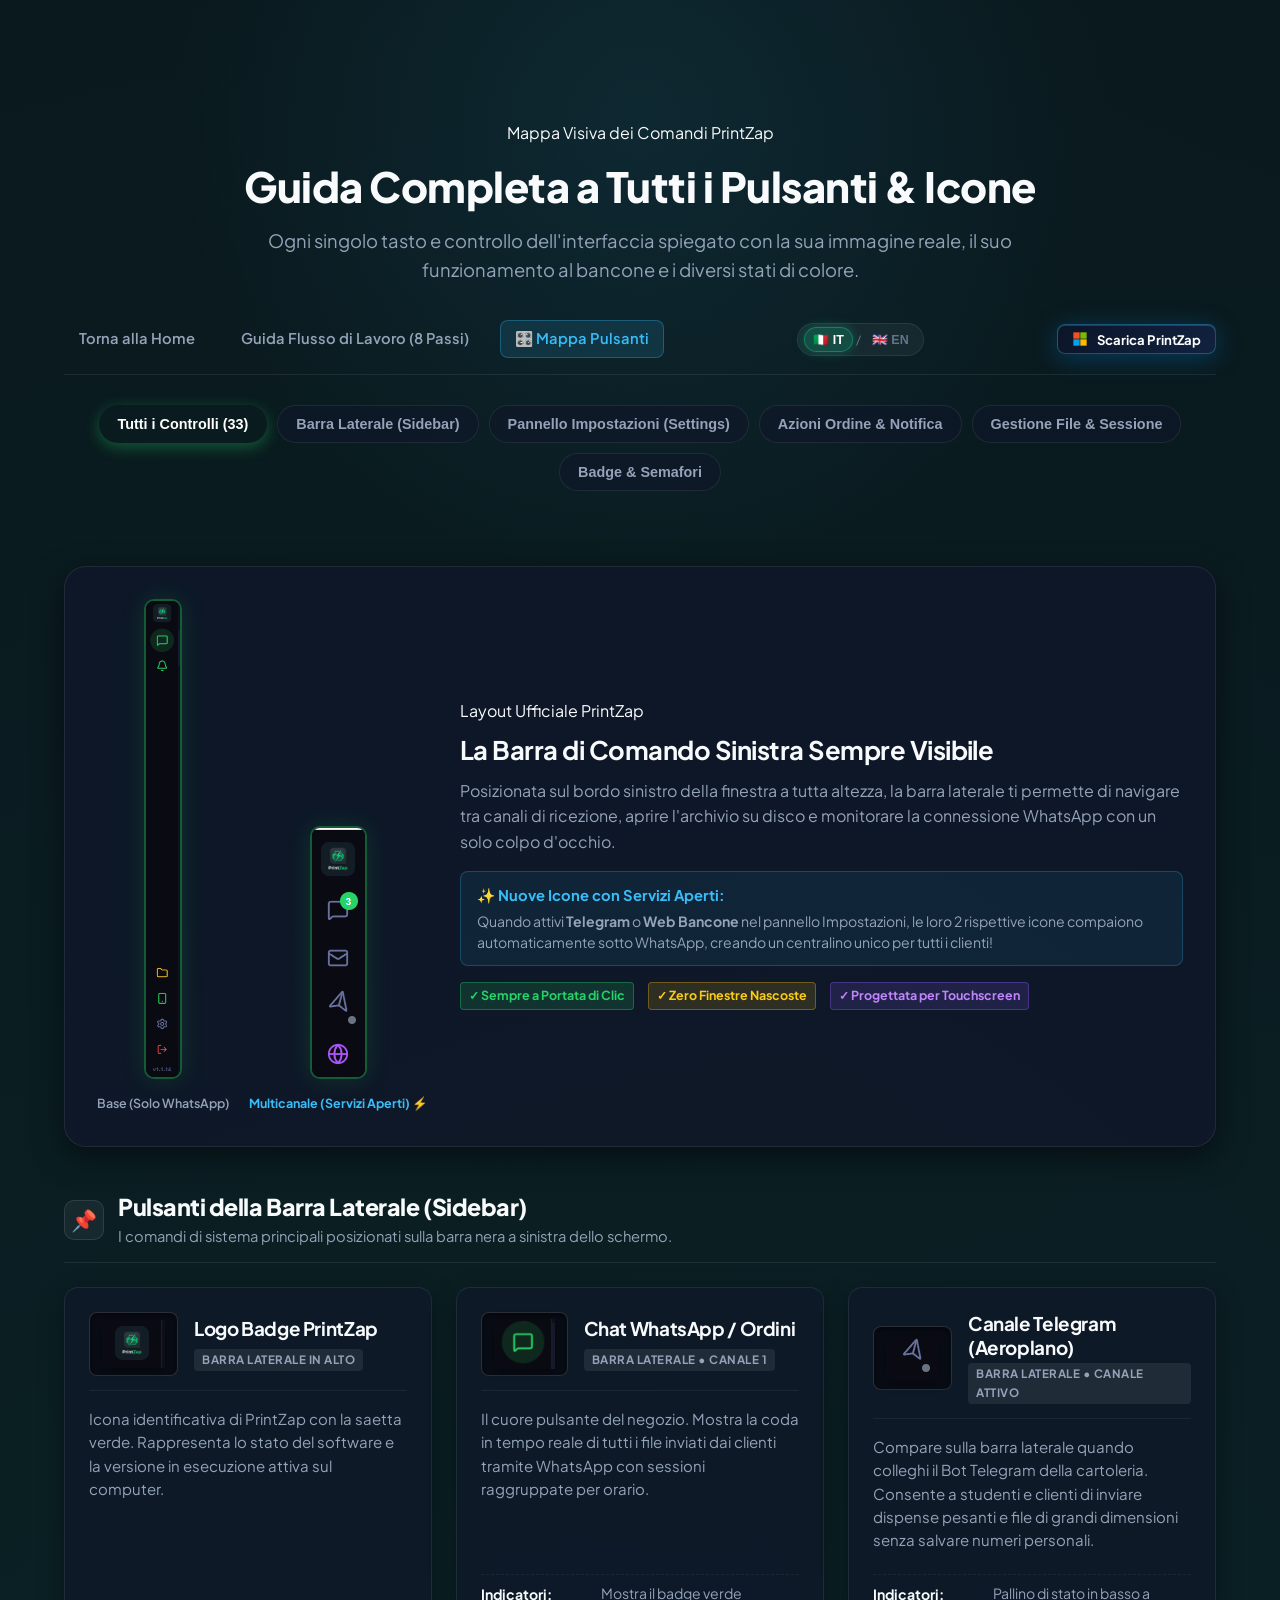
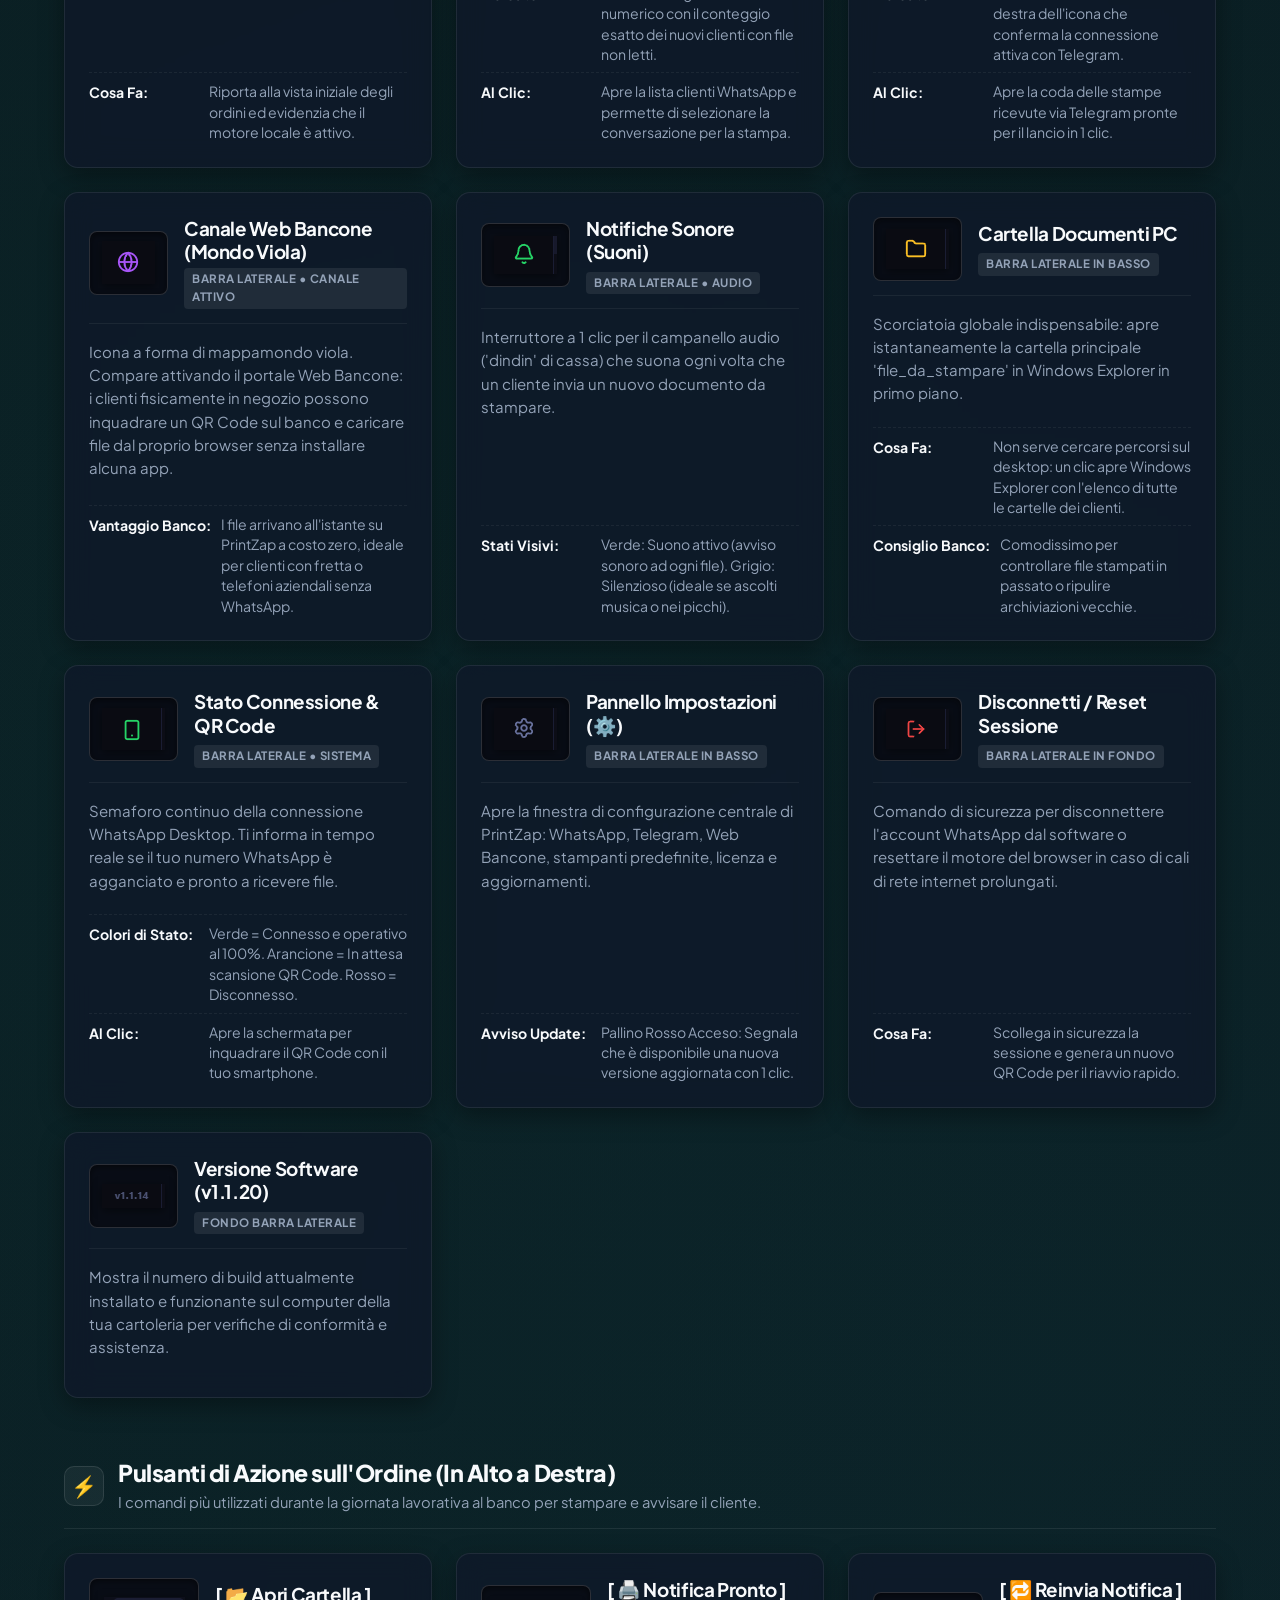
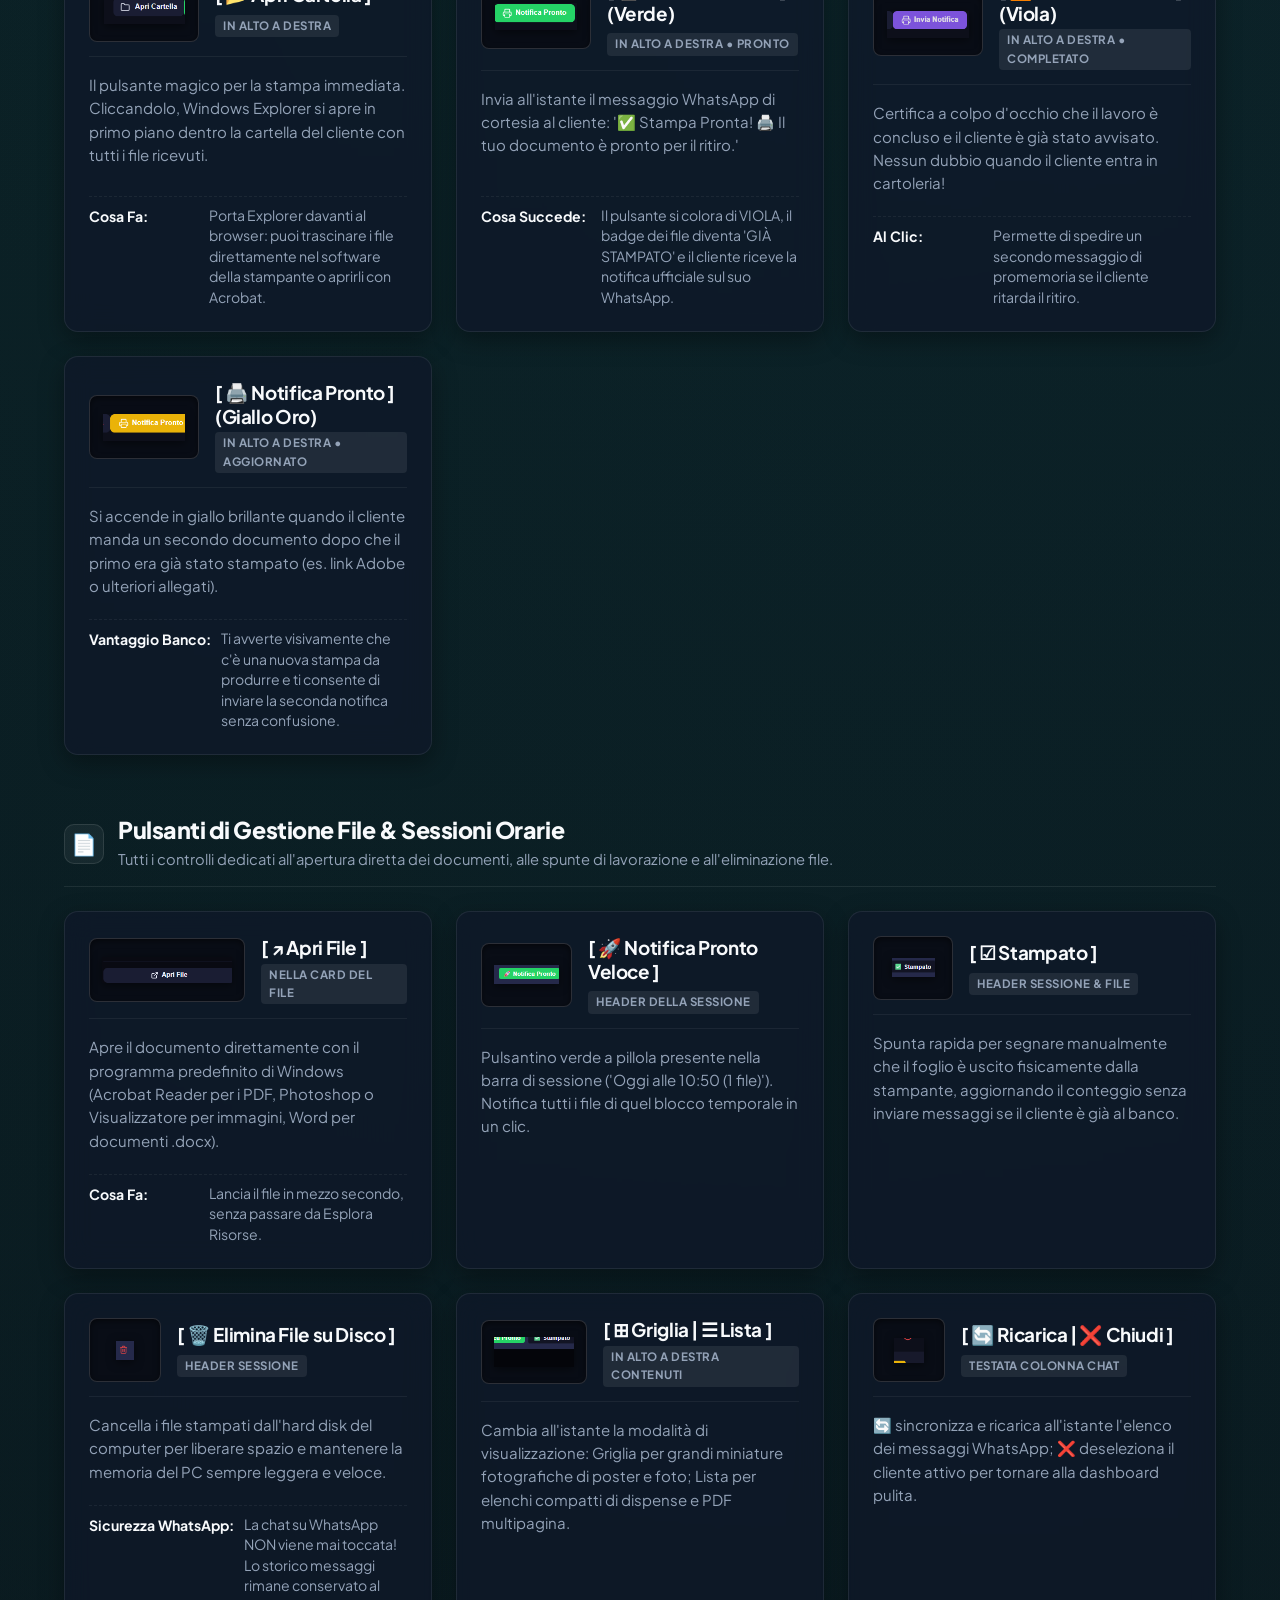
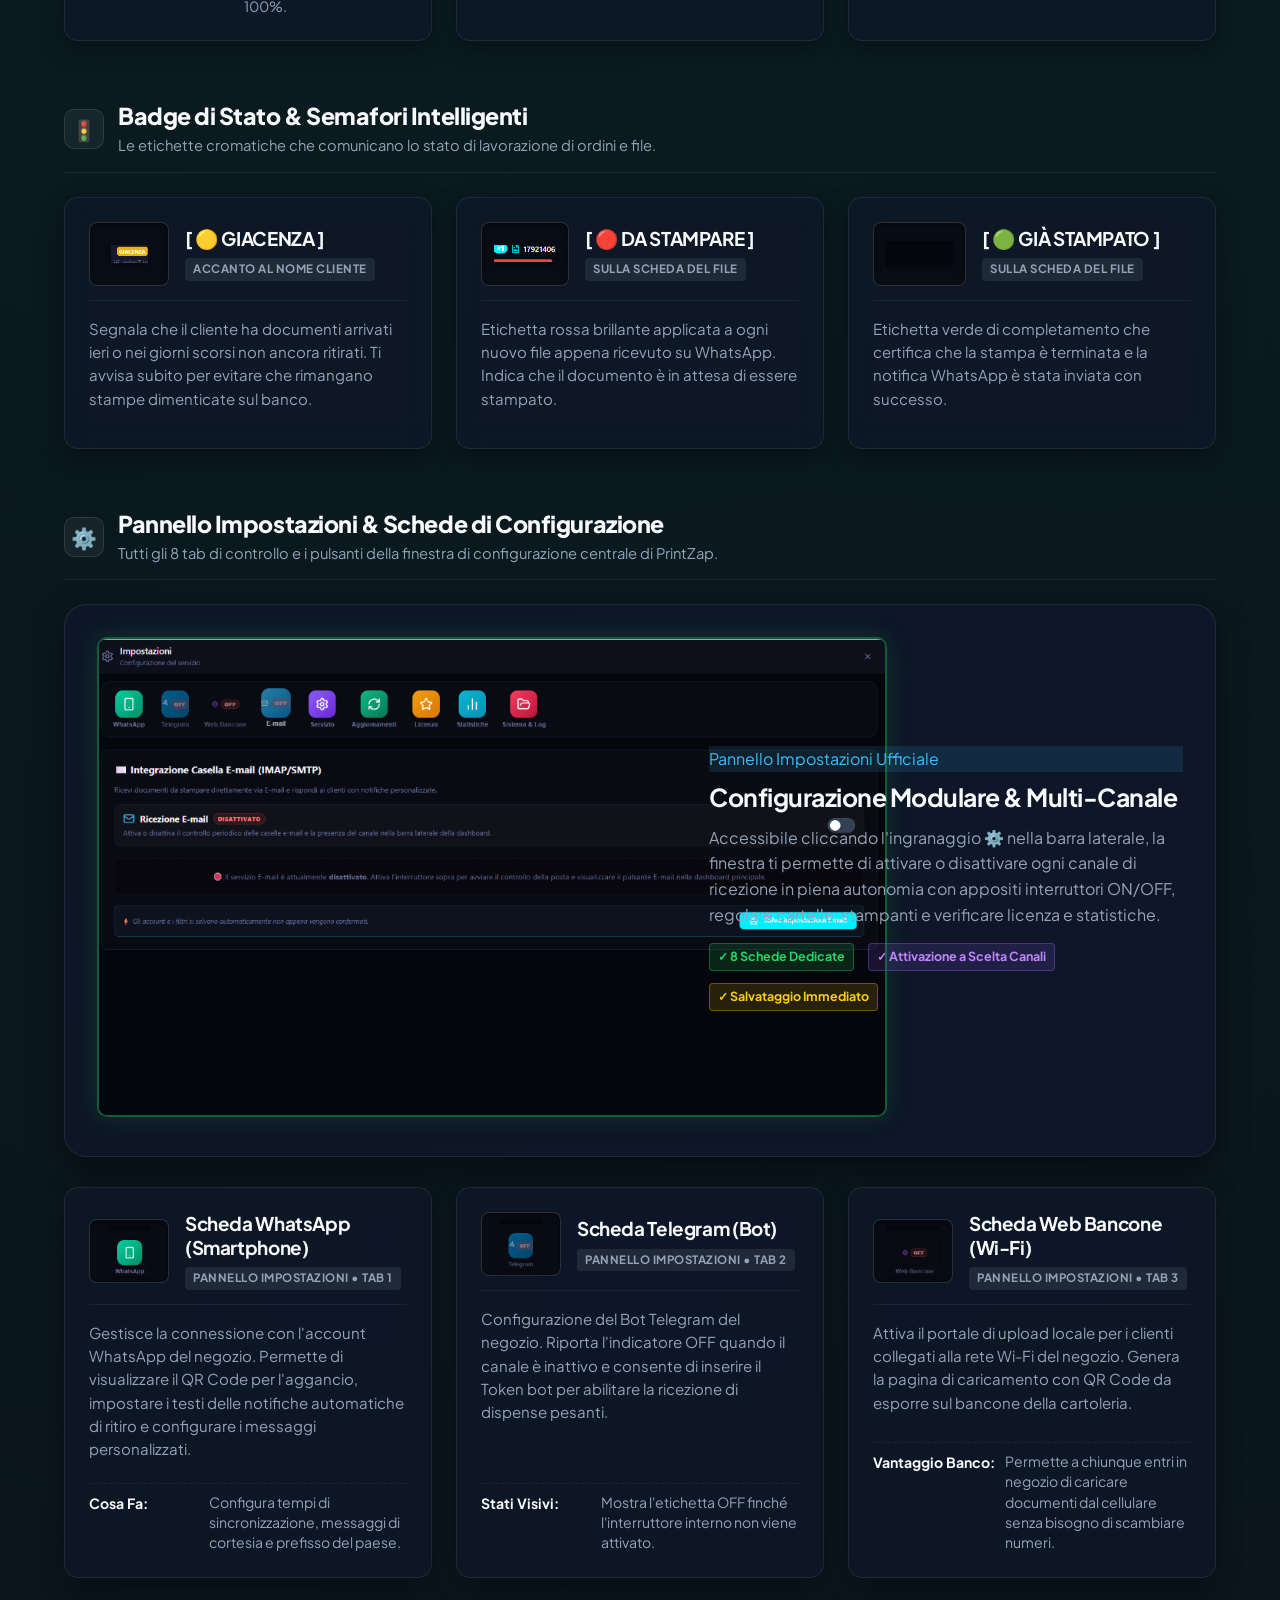
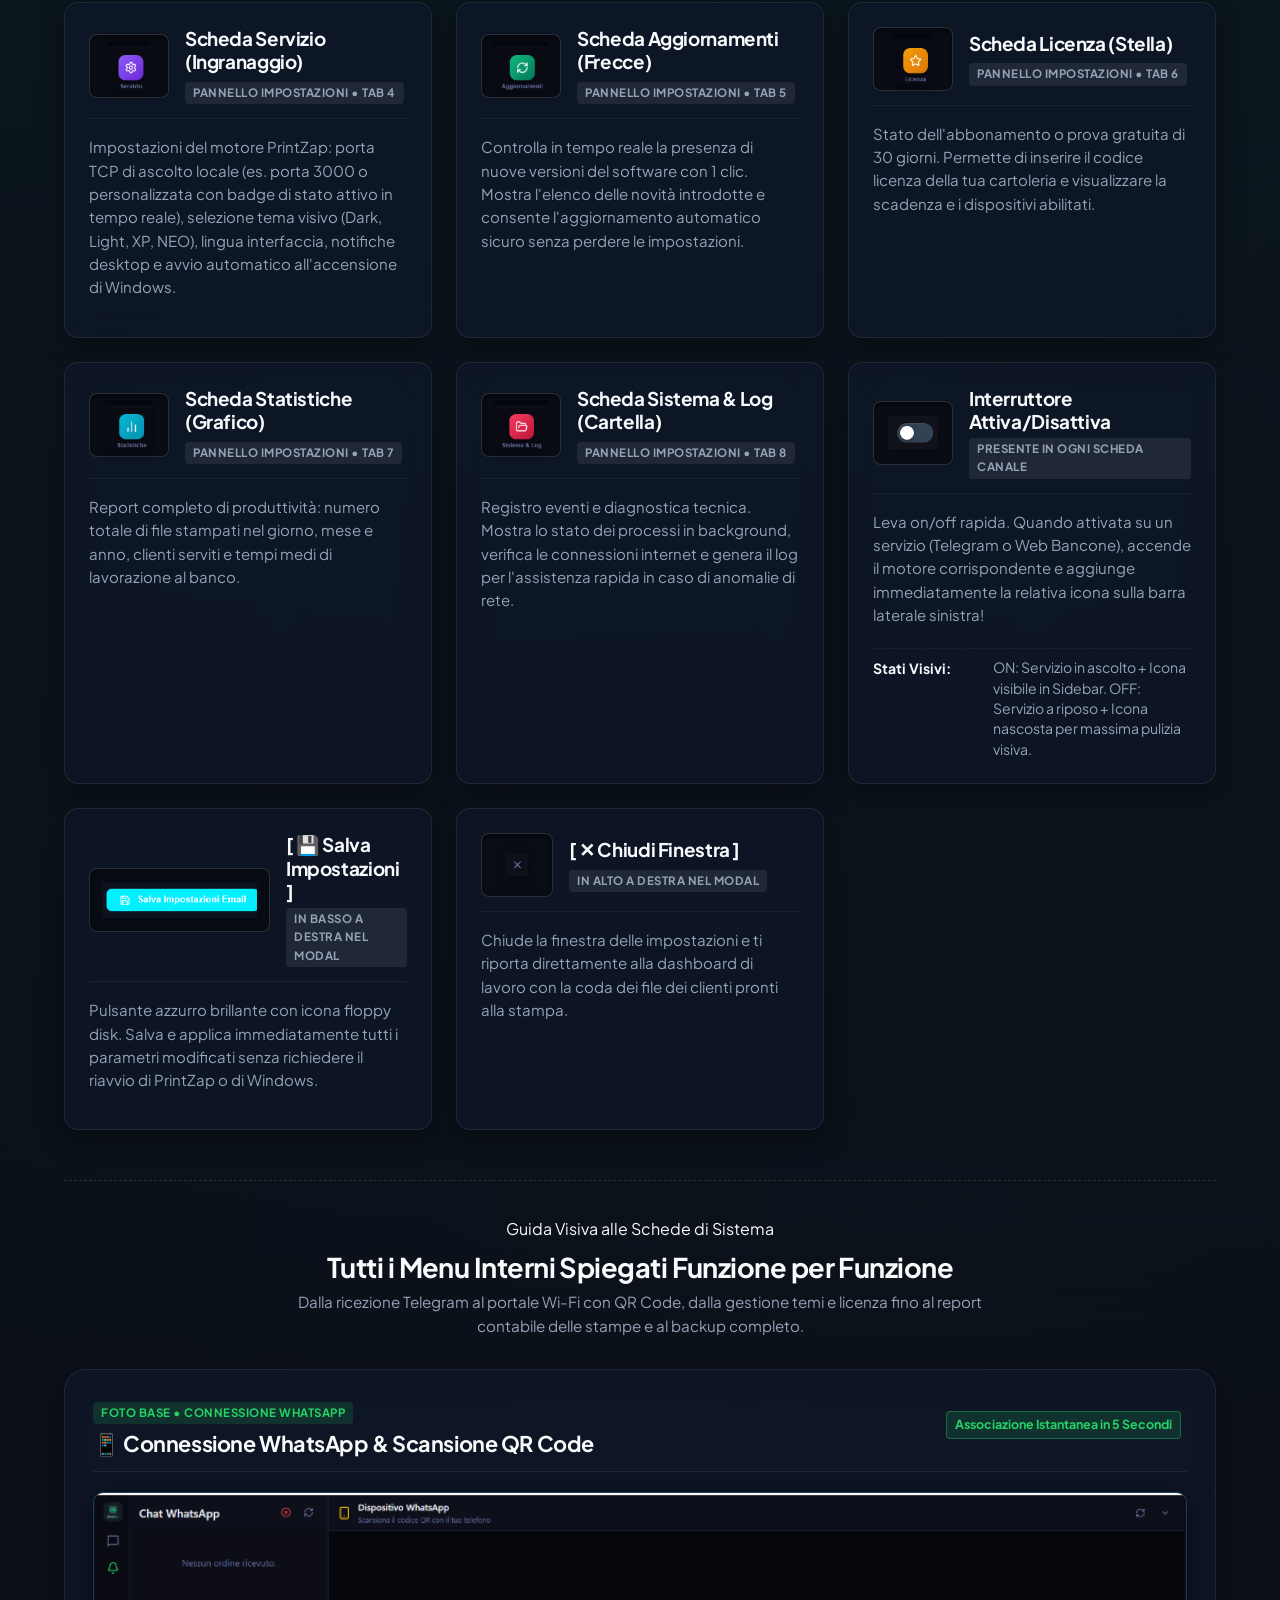
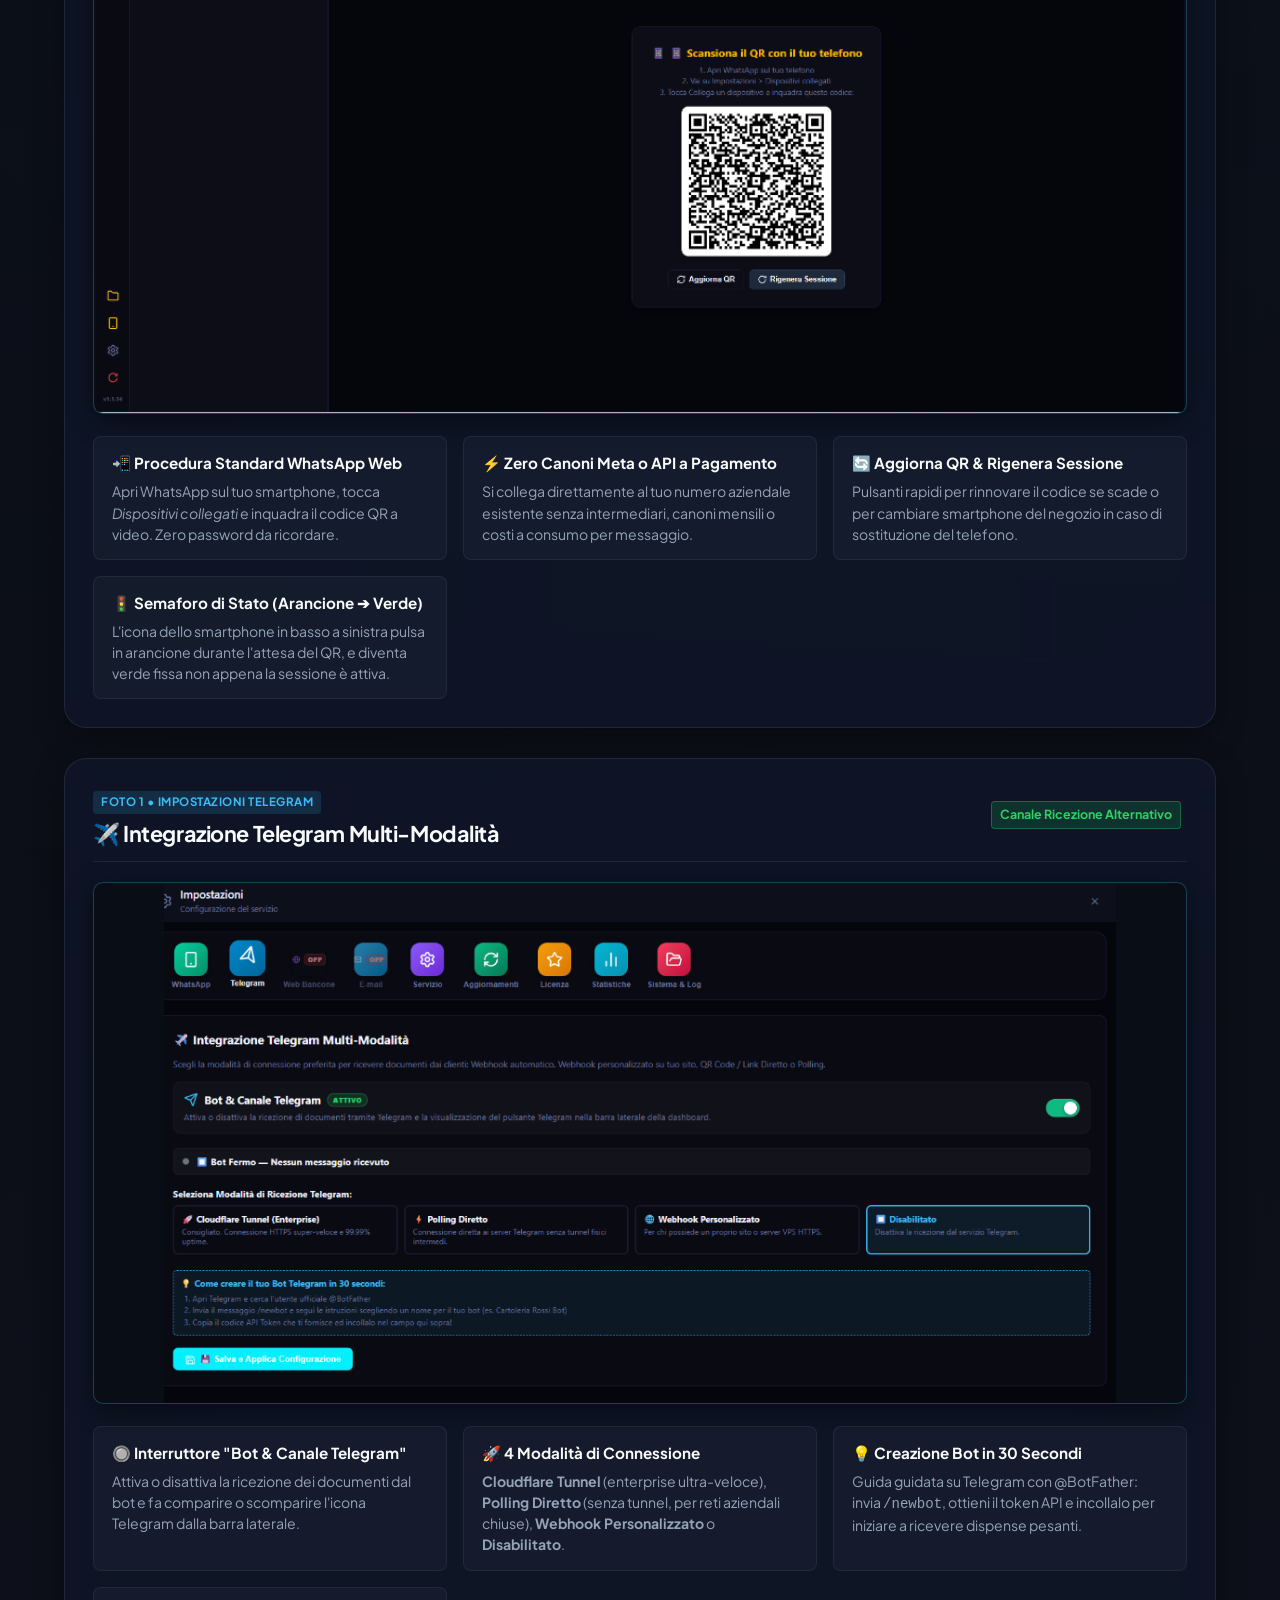
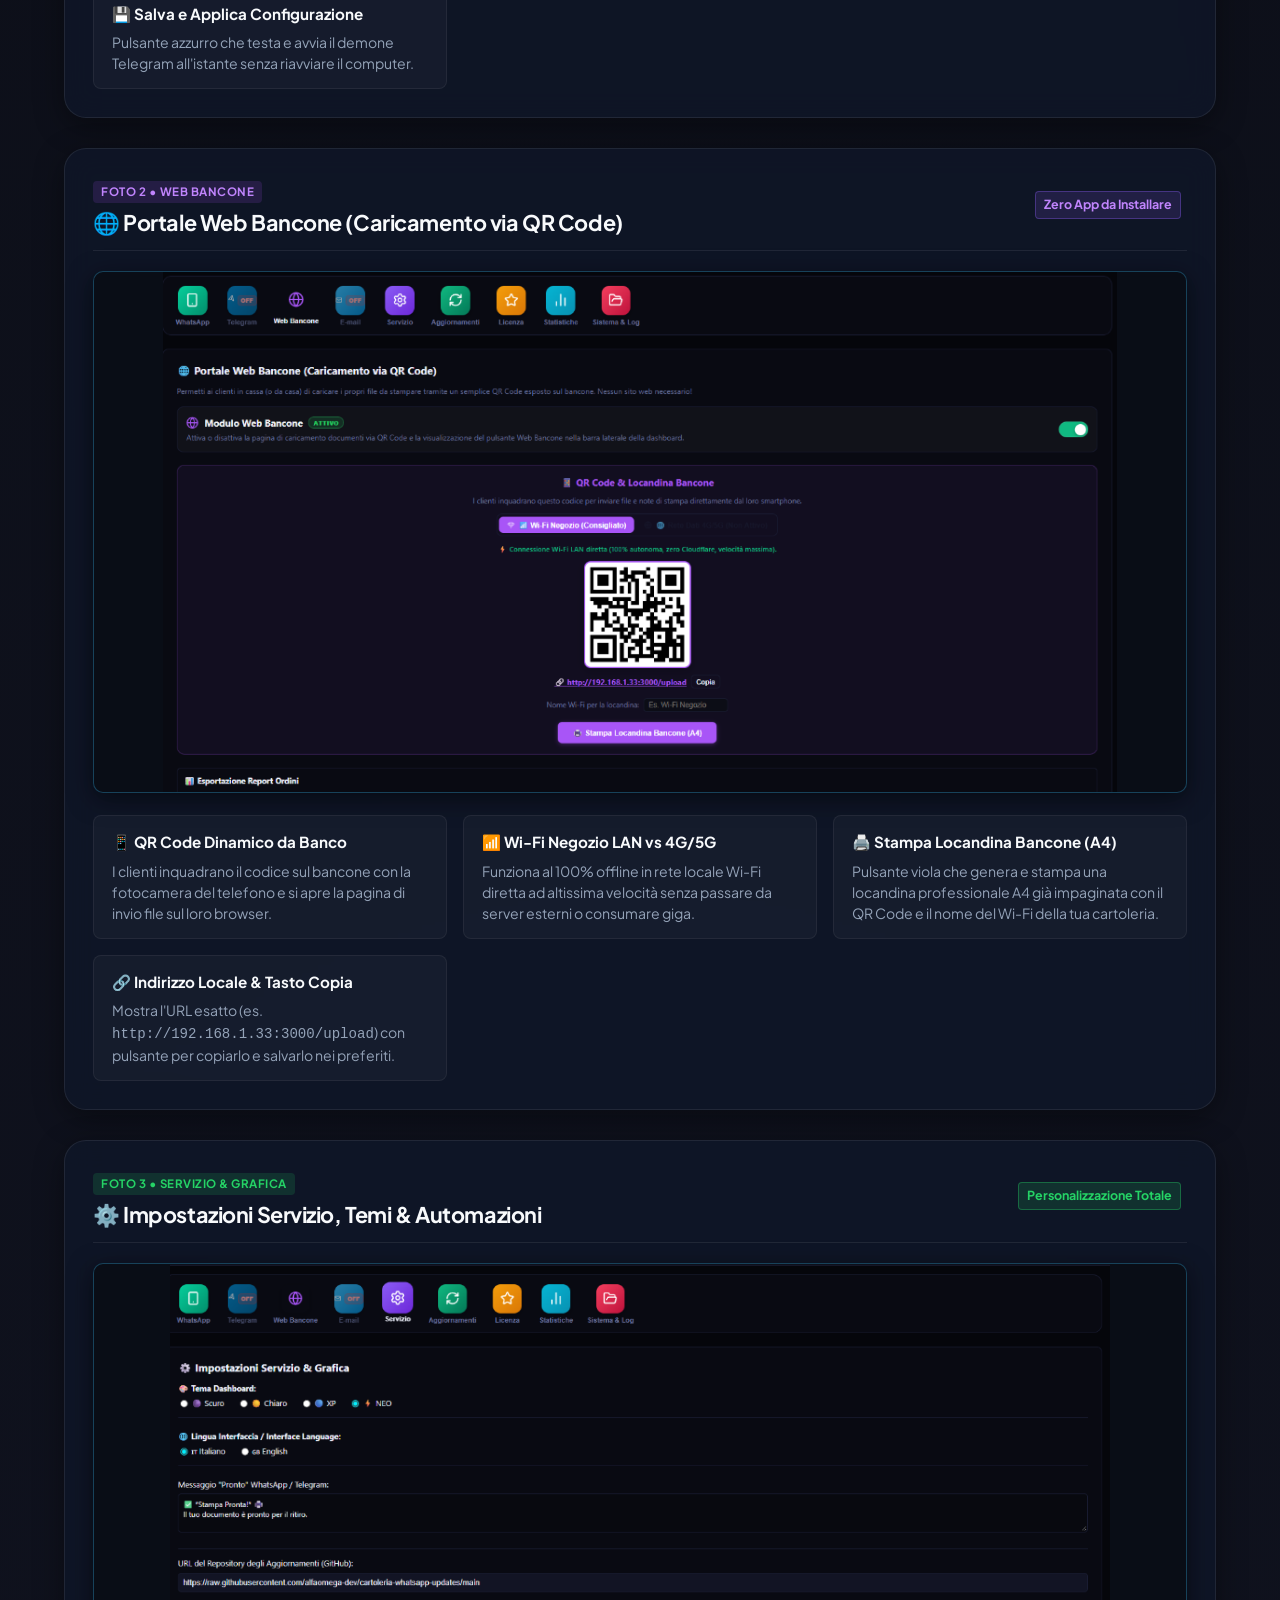
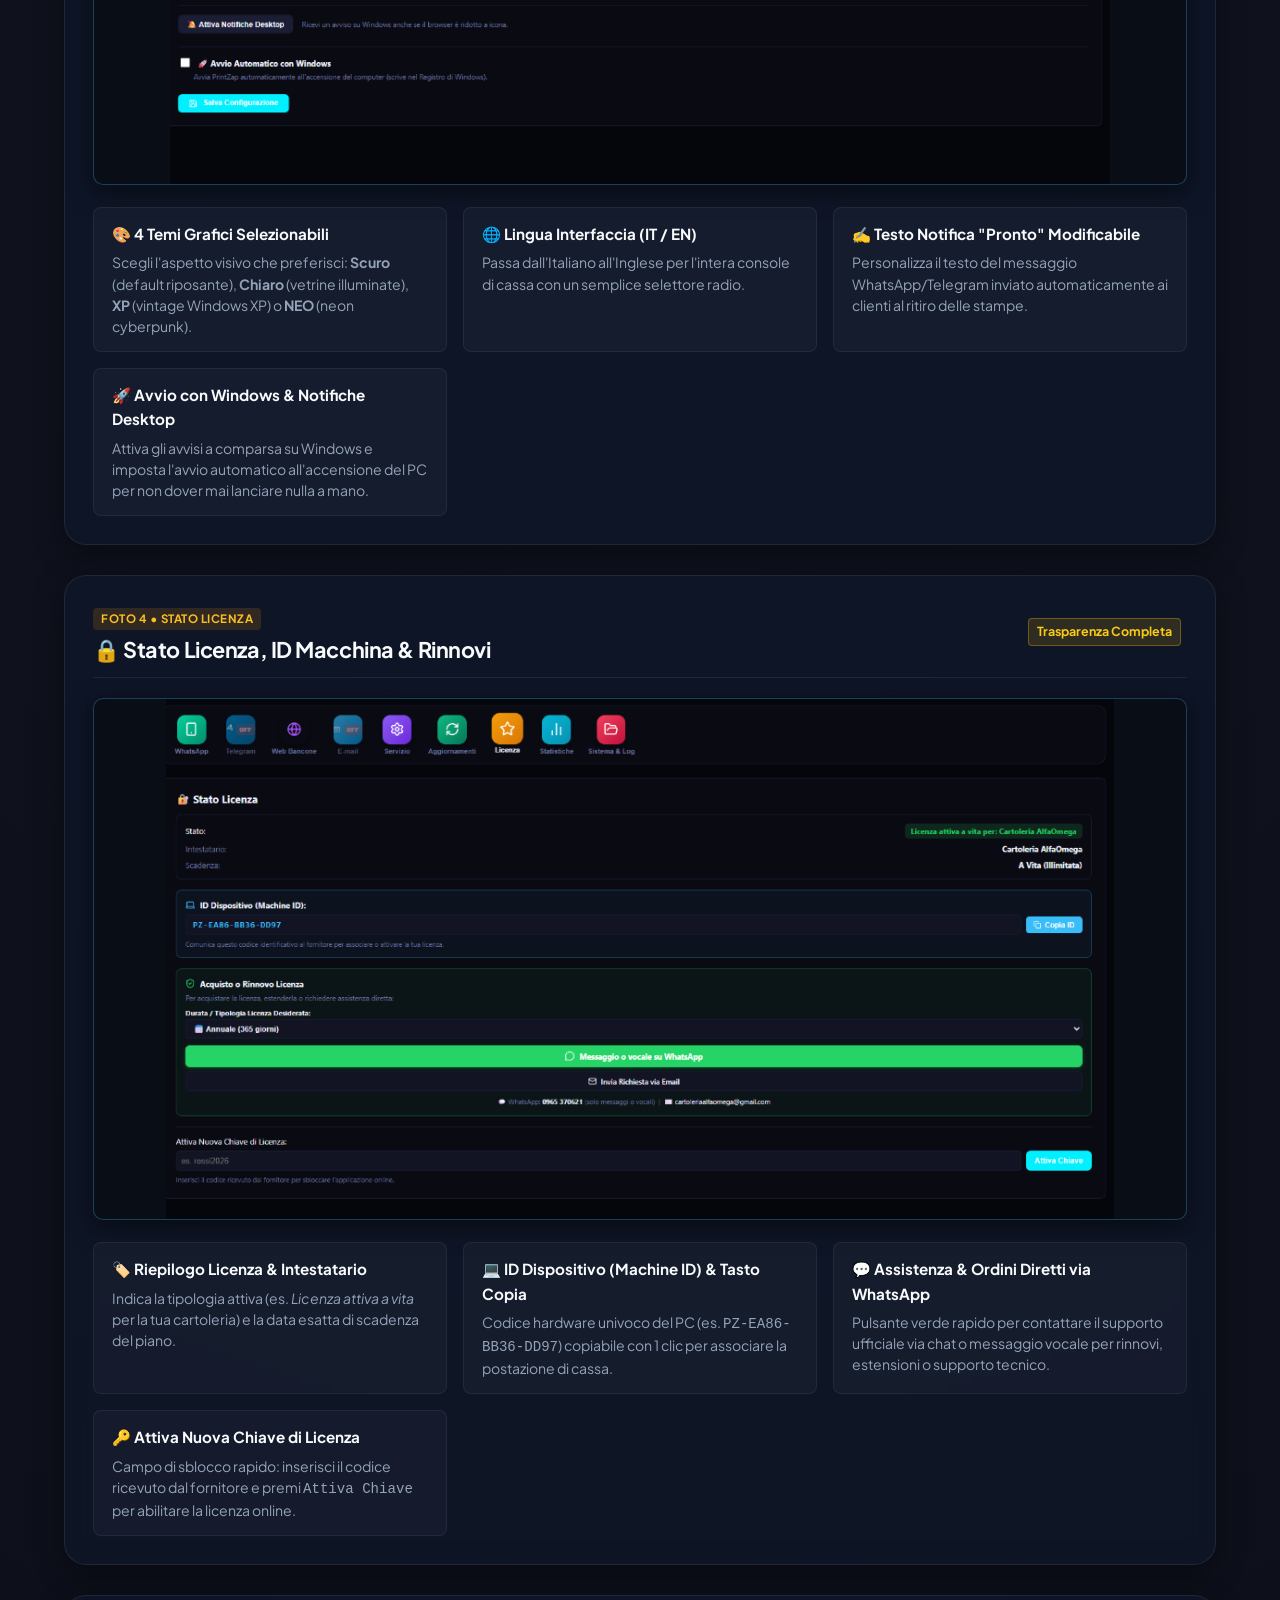
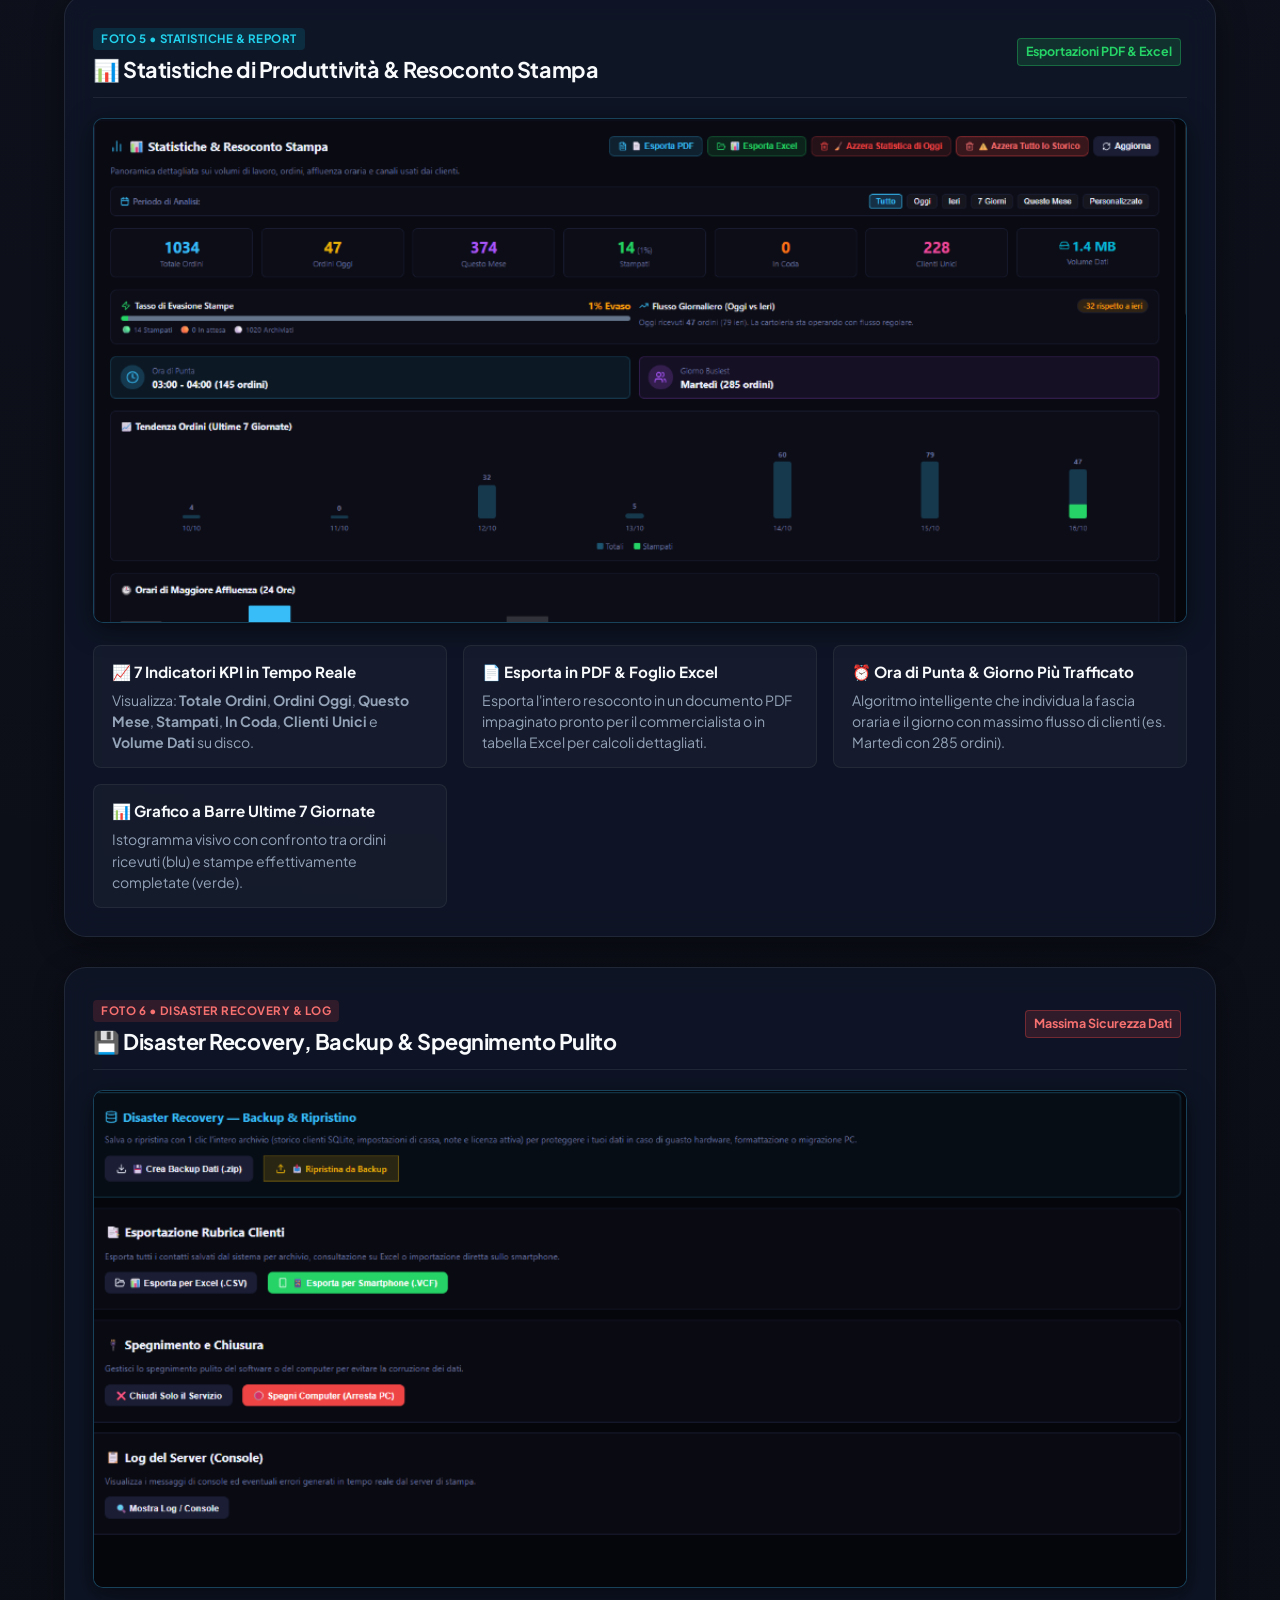
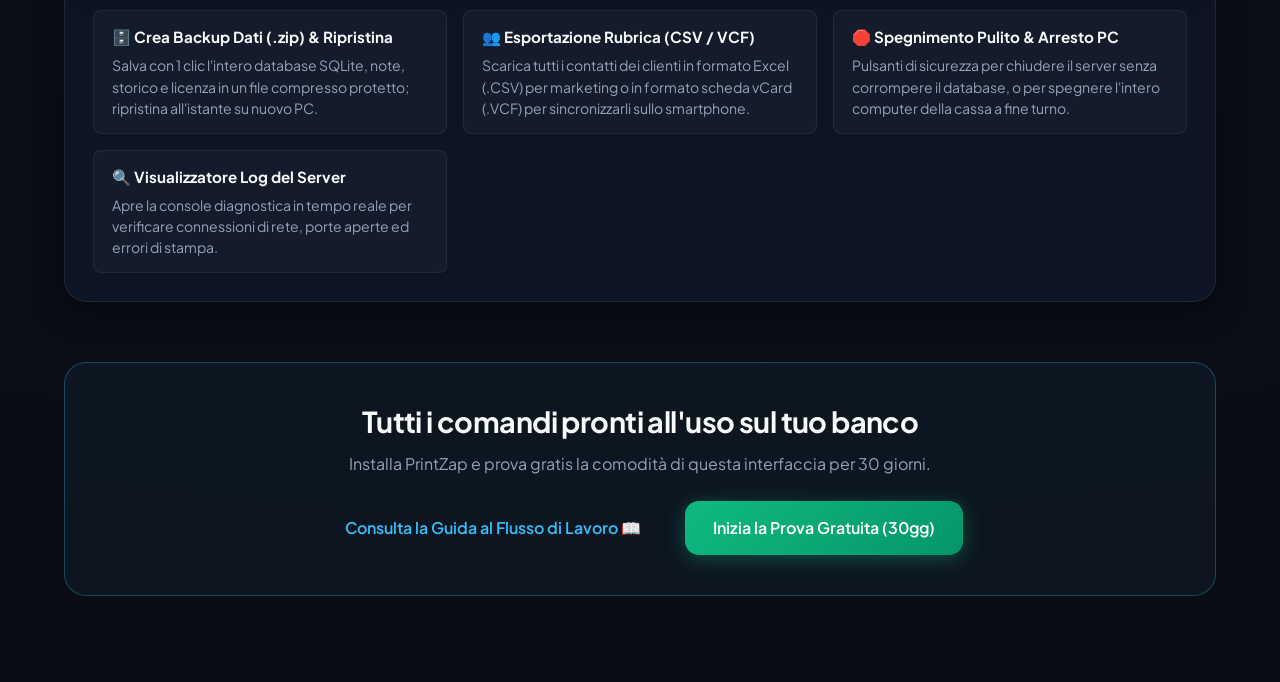
<file: pulsanti.html>
<!DOCTYPE html>
<html lang="it">
<head>
  <meta charset="UTF-8">
  <meta name="viewport" content="width=device-width, initial-scale=1.0">
  <title>Mappa Pulsanti & Icone — PrintZap</title>
  <link rel="icon" type="image/png" href="logo.png">
  <link rel="preconnect" href="https://fonts.googleapis.com">
  <link rel="preconnect" href="https://fonts.gstatic.com" crossorigin>
  <link href="https://fonts.googleapis.com/css2?family=Plus+Jakarta+Sans:wght@400;500;600;700;800&display=swap" rel="stylesheet">
  <link rel="stylesheet" href="style.css">
  <style>
    /* Specific styles for Buttons Guide */
    .buttons-header {
      padding: 120px 0 30px;
      text-align: center;
      background: radial-gradient(circle at 50% 20%, rgba(56, 189, 248, 0.09) 0%, transparent 60%);
    }
    .btn-nav-bar {
      display: flex;
      justify-content: space-between;
      align-items: center;
      padding: 16px 0;
      border-bottom: 1px solid var(--border-subtle);
      margin-bottom: 30px;
      flex-wrap: wrap;
      gap: 16px;
    }
    .nav-left-links {
      display: flex;
      align-items: center;
      gap: 16px;
      flex-wrap: wrap;
    }
    .btn-nav-link {
      display: inline-flex;
      align-items: center;
      gap: 8px;
      color: var(--text-muted);
      font-size: 0.92rem;
      font-weight: 600;
      text-decoration: none;
      transition: all 0.2s;
      padding: 6px 14px;
      border-radius: var(--radius-sm);
      border: 1px solid transparent;
    }
    .btn-nav-link:hover {
      color: var(--primary);
      background: rgba(37, 211, 102, 0.08);
      border-color: rgba(37, 211, 102, 0.2);
    }
    .btn-nav-link.active {
      color: #38bdf8;
      background: rgba(56, 189, 248, 0.12);
      border-color: rgba(56, 189, 248, 0.3);
    }

    /* Category Filter Tabs */
    .category-filter-box {
      display: flex;
      gap: 10px;
      justify-content: center;
      margin: 25px 0 45px;
      flex-wrap: wrap;
    }
    .filter-btn {
      padding: 10px 18px;
      border-radius: 30px;
      border: 1px solid var(--border-subtle);
      background: rgba(15, 23, 42, 0.6);
      color: var(--text-muted);
      font-weight: 600;
      font-size: 0.9rem;
      cursor: pointer;
      transition: all 0.25s ease;
      display: inline-flex;
      align-items: center;
      gap: 8px;
    }
    .filter-btn:hover {
      color: var(--text-main);
      border-color: rgba(255, 255, 255, 0.25);
      transform: translateY(-2px);
    }
    .filter-btn.active {
      background: var(--gradient-primary);
      color: white;
      border-color: transparent;
      box-shadow: 0 4px 15px rgba(37, 211, 102, 0.35);
    }

    /* Group Container */
    .button-group-section {
      margin-bottom: 60px;
    }
    .group-header-banner {
      display: flex;
      align-items: center;
      gap: 14px;
      padding-bottom: 14px;
      margin-bottom: 24px;
      border-bottom: 1px solid rgba(255, 255, 255, 0.08);
    }
    .group-icon-circle {
      width: 40px;
      height: 40px;
      border-radius: 10px;
      display: flex;
      align-items: center;
      justify-content: center;
      font-size: 1.3rem;
      background: rgba(255, 255, 255, 0.05);
      border: 1px solid rgba(255, 255, 255, 0.1);
    }
    .group-title {
      font-size: 1.45rem;
      font-weight: 800;
      color: var(--text-main);
      margin: 0;
    }
    .group-desc {
      color: var(--text-muted);
      font-size: 0.92rem;
      margin: 4px 0 0;
    }

    /* Grid of button cards */
    .button-cards-grid {
      display: grid;
      grid-template-columns: repeat(auto-fill, minmax(360px, 1fr));
      gap: 24px;
    }
    @media (max-width: 600px) {
      .button-cards-grid {
        grid-template-columns: 1fr;
      }
    }

    /* Single Button Card */
    .btn-card {
      background: rgba(15, 23, 42, 0.7);
      border: 1px solid var(--border-subtle);
      border-radius: var(--radius-md);
      padding: 24px;
      -webkit-backdrop-filter: blur(14px);
      backdrop-filter: blur(14px);
      box-shadow: 0 8px 24px rgba(0,0,0,0.35);
      transition: all 0.25s ease;
      display: flex;
      flex-direction: column;
    }
    .btn-card:hover {
      transform: translateY(-4px);
      border-color: rgba(37, 211, 102, 0.35);
      box-shadow: 0 14px 35px rgba(0,0,0,0.55);
    }

    /* Button visual slot */
    .btn-card-top {
      display: flex;
      align-items: center;
      justify-content: space-between;
      gap: 16px;
      margin-bottom: 16px;
      padding-bottom: 14px;
      border-bottom: 1px solid rgba(255, 255, 255, 0.06);
    }
    .btn-img-frame {
      min-width: 72px;
      height: 64px;
      background: #090d16;
      border: 1px solid rgba(255, 255, 255, 0.14);
      border-radius: var(--radius-sm);
      display: flex;
      align-items: center;
      justify-content: center;
      padding: 6px 12px;
      box-shadow: inset 0 2px 6px rgba(0,0,0,0.5);
    }
    .btn-img-frame img {
      max-width: 100%;
      max-height: 100%;
      object-fit: contain;
      display: block;
      filter: drop-shadow(0 2px 5px rgba(0,0,0,0.5));
    }
    .btn-meta {
      flex: 1;
    }
    .btn-name {
      font-size: 1.18rem;
      font-weight: 700;
      color: var(--text-main);
      margin: 0 0 4px;
    }
    .btn-location-badge {
      display: inline-block;
      font-size: 0.72rem;
      font-weight: 700;
      text-transform: uppercase;
      letter-spacing: 0.5px;
      padding: 2px 8px;
      border-radius: 4px;
      background: rgba(255, 255, 255, 0.08);
      color: var(--text-muted);
    }

    /* Explanation text */
    .btn-desc {
      color: var(--text-muted);
      font-size: 0.94rem;
      line-height: 1.55;
      margin-bottom: 14px;
      flex: 1;
    }
    .btn-detail-row {
      display: flex;
      align-items: flex-start;
      gap: 10px;
      font-size: 0.88rem;
      color: var(--text-muted);
      margin-top: 8px;
      padding-top: 8px;
      border-top: 1px dashed rgba(255,255,255,0.06);
    }
    .btn-detail-row strong {
      color: var(--text-main);
      min-width: 110px;
      flex-shrink: 0;
    }
    .btn-detail-row span {
      line-height: 1.45;
    }

    /* Color states badges */
    .state-pill {
      display: inline-flex;
      align-items: center;
      gap: 5px;
      font-size: 0.78rem;
      font-weight: 700;
      padding: 3px 8px;
      border-radius: 4px;
      margin-right: 6px;
      margin-bottom: 4px;
    }
    .state-green {
      background: rgba(37, 211, 102, 0.15);
      border: 1px solid rgba(37, 211, 102, 0.35);
      color: #25D366;
    }
    .state-amber {
      background: rgba(234, 179, 8, 0.15);
      border: 1px solid rgba(234, 179, 8, 0.35);
      color: #facc15;
    }
    .state-purple {
      background: rgba(139, 92, 246, 0.15);
      border: 1px solid rgba(139, 92, 246, 0.35);
      color: #c084fc;
    }
    .state-red {
      background: rgba(239, 68, 68, 0.15);
      border: 1px solid rgba(239, 68, 68, 0.35);
      color: #f87171;
    }

    /* Interactive Sidebar Showcase */
    .sidebar-showcase-card {
      background: rgba(15, 23, 42, 0.8);
      border: 1px solid var(--border-subtle);
      border-radius: var(--radius-lg);
      padding: 32px;
      margin-bottom: 45px;
      display: flex;
      gap: 32px;
      align-items: center;
      flex-wrap: wrap;
      box-shadow: 0 10px 30px rgba(0,0,0,0.5);
    }
    .sidebar-img-col {
      flex-shrink: 0;
      text-align: center;
    }
    .sidebar-img-col img {
      max-height: 480px;
      width: auto;
      border-radius: 10px;
      border: 2px solid rgba(37, 211, 102, 0.4);
      box-shadow: 0 0 25px rgba(37, 211, 102, 0.15);
      background: #090d16;
    }
    .sidebar-info-col {
      flex: 1;
      min-width: 280px;
    }

    /* Detailed Tab Showcase Cards */
    .detail-showcase-card {
      background: rgba(15, 23, 42, 0.75);
      border: 1px solid var(--border-subtle);
      border-radius: var(--radius-lg);
      padding: 28px;
      margin-top: 30px;
      box-shadow: 0 8px 30px rgba(0,0,0,0.4);
      -webkit-backdrop-filter: blur(14px);
      backdrop-filter: blur(14px);
    }
    .detail-card-header {
      display: flex;
      align-items: center;
      justify-content: space-between;
      margin-bottom: 20px;
      padding-bottom: 14px;
      border-bottom: 1px solid rgba(255,255,255,0.08);
      flex-wrap: wrap;
      gap: 12px;
    }
    .detail-preview-frame {
      border-radius: 10px;
      overflow: hidden;
      border: 1px solid rgba(56, 189, 248, 0.3);
      box-shadow: 0 6px 25px rgba(0,0,0,0.5);
      margin-bottom: 22px;
      background: #090d16;
      text-align: center;
    }
    .detail-preview-frame img {
      width: 100%;
      height: auto;
      max-height: 520px;
      object-fit: contain;
      display: block;
      margin: 0 auto;
    }
    .feature-list-grid {
      display: grid;
      grid-template-columns: repeat(auto-fit, minmax(280px, 1fr));
      gap: 16px;
      margin-top: 15px;
    }
    .feature-point-box {
      background: rgba(255, 255, 255, 0.03);
      border: 1px solid rgba(255, 255, 255, 0.06);
      border-radius: var(--radius-sm);
      padding: 14px 18px;
    }
    .feature-point-title {
      font-weight: 700;
      color: var(--text-main);
      margin-bottom: 6px;
      font-size: 0.95rem;
      display: flex;
      align-items: center;
      gap: 8px;
    }
    .feature-point-desc {
      color: var(--text-muted);
      font-size: 0.88rem;
      line-height: 1.5;
    }

    /* Extracted classes to avoid inline styles */
    .mb-8 { margin-bottom: 8px; }
    .mb-10 { margin-bottom: 10px; }
    .mb-14 { margin-bottom: 14px; }
    .text-center { text-align: center; }
    .pill-wrap-row { display: flex; gap: 8px; flex-wrap: wrap; }
    
    .frame-w80 { min-width: 80px; }
    .frame-w90 { min-width: 90px; }
    .frame-w100 { min-width: 100px; }
    .frame-w110 { min-width: 110px; }
    .frame-w120 { min-width: 120px; }

    .header-title {
      font-size: 2.6rem;
      font-weight: 800;
      margin-bottom: 14px;
      letter-spacing: -0.5px;
    }
    .header-subtitle {
      color: var(--text-muted);
      font-size: 1.15rem;
      max-width: 780px;
      margin: 0 auto 20px;
      line-height: 1.6;
    }
    .ms-store-main-sm {
      font-size: 0.82rem;
    }
    .main-buttons-container {
      padding-bottom: 90px;
    }

    .sidebar-img-col-flex {
      display: flex;
      gap: 20px;
      align-items: flex-end;
      justify-content: center;
      flex-wrap: wrap;
    }
    .sidebar-caption-single {
      font-size: 0.78rem;
      color: var(--text-muted);
      margin-top: 8px;
      font-weight: 600;
    }
    .sidebar-caption-multi {
      font-size: 0.78rem;
      color: #38bdf8;
      margin-top: 8px;
      font-weight: 700;
    }
    .sidebar-showcase-title {
      font-size: 1.6rem;
      color: var(--text-main);
      margin-bottom: 12px;
    }
    .sidebar-showcase-desc {
      color: var(--text-muted);
      line-height: 1.6;
      margin-bottom: 16px;
    }
    .sidebar-multichannel-callout {
      background: rgba(56, 189, 248, 0.08);
      border: 1px solid rgba(56, 189, 248, 0.25);
      border-radius: var(--radius-sm);
      padding: 12px 16px;
      margin-bottom: 16px;
    }
    .sidebar-multichannel-title {
      color: #38bdf8;
      font-weight: 700;
      font-size: 0.92rem;
      margin-bottom: 4px;
    }
    .sidebar-multichannel-text {
      color: var(--text-muted);
      font-size: 0.88rem;
      line-height: 1.5;
    }

    .state-pill.state-muted {
      background: rgba(255, 255, 255, 0.08);
      color: #9ca3af;
    }

    .settings-showcase-card {
      margin-bottom: 30px;
    }
    .settings-img-col {
      flex: 1;
      max-width: 580px;
      text-align: center;
    }
    .settings-preview-img {
      max-height: 380px;
      width: 100%;
      object-fit: contain;
      border-radius: 10px;
      border: 2px solid rgba(56, 189, 248, 0.4);
      box-shadow: 0 0 25px rgba(56, 189, 248, 0.15);
      background: #090d16;
    }
    .settings-badge {
      margin-bottom: 10px;
      background: rgba(56, 189, 248, 0.12);
      border-color: rgba(56, 189, 248, 0.3);
      color: #38bdf8;
    }
    .settings-title {
      font-size: 1.55rem;
      color: var(--text-main);
      margin-bottom: 12px;
    }
    .settings-desc {
      color: var(--text-muted);
      line-height: 1.6;
      margin-bottom: 16px;
    }

    .deepdive-section {
      margin-top: 50px;
      border-top: 1px dashed rgba(255, 255, 255, 0.12);
      padding-top: 35px;
    }
    .deepdive-header-box {
      text-align: center;
      margin-bottom: 25px;
    }
    .deepdive-title {
      font-size: 1.7rem;
      color: var(--text-main);
    }
    .deepdive-subtitle {
      color: var(--text-muted);
      font-size: 0.95rem;
      max-width: 720px;
      margin: 6px auto 0;
    }
    .deepdive-card-heading {
      font-size: 1.35rem;
      color: var(--text-main);
      margin: 6px 0 0;
    }

    .badge-color-green {
      background: rgba(37, 211, 102, 0.15);
      color: #25D366;
    }
    .badge-color-blue {
      background: rgba(56, 189, 248, 0.15);
      color: #38bdf8;
    }
    .badge-color-purple {
      background: rgba(168, 85, 247, 0.15);
      color: #c084fc;
    }
    .badge-color-amber {
      background: rgba(245, 158, 11, 0.15);
      color: #fbbf24;
    }
    .badge-color-cyan {
      background: rgba(6, 182, 212, 0.15);
      color: #22d3ee;
    }
    .badge-color-red {
      background: rgba(239, 68, 68, 0.15);
      color: #f87171;
    }

    .final-cta-box {
      text-align: center;
      margin-top: 50px;
      padding: 40px;
      background: rgba(56, 189, 248, 0.05);
      border: 1px solid rgba(56, 189, 248, 0.3);
      border-radius: var(--radius-lg);
    }
    .final-cta-title {
      font-size: 1.8rem;
      margin-bottom: 12px;
      color: var(--text-main);
    }
    .final-cta-subtitle {
      color: var(--text-muted);
      margin-bottom: 24px;
    }
    .final-cta-buttons {
      display: flex;
      gap: 16px;
      justify-content: center;
      flex-wrap: wrap;
    }
    .btn-outline-sky {
      border-color: #38bdf8;
      color: #38bdf8;
    }
  </style>
</head>
<body>

  <!-- ================= HEADER DELLA PAGINA ================= -->
  <header class="buttons-header">
    <div class="container">
      <div class="hero-badge mb-14" data-p18n="badge_title">
        <span class="pulse-dot"></span>
        Mappa Visiva dei Comandi PrintZap
      </div>
      <h1 class="header-title" data-p18n="main_title">
        Guida Completa a Tutti i Pulsanti & Icone
      </h1>
      <p class="header-subtitle" data-p18n="main_subtitle">
        Ogni singolo tasto e controllo dell'interfaccia spiegato con la sua immagine reale, il suo funzionamento al bancone e i diversi stati di colore.
      </p>

      <!-- BARRA DI NAVIGAZIONE SECONDARIA -->
      <div class="btn-nav-bar">
        <div class="nav-left-links">
          <a href="index.html" class="btn-nav-link" data-p18n="nav_back_home">
            <svg width="18" height="18" viewBox="0 0 24 24" fill="none" stroke="currentColor" stroke-width="2">
              <path d="M3 9l9-7 9 7v11a2 2 0 0 1-2 2H5a2 2 0 0 1-2-2z"></path>
              <polyline points="9 22 9 12 15 12 15 22"></polyline>
            </svg>
            Torna alla Home
          </a>
          <a href="guida.html" class="btn-nav-link" data-p18n="nav_to_guide">
            <svg width="18" height="18" viewBox="0 0 24 24" fill="none" stroke="currentColor" stroke-width="2">
              <path d="M2 3h6a4 4 0 0 1 4 4v14a3 3 0 0 0-3-3H2z"></path>
              <path d="M22 3h-6a4 4 0 0 0-4 4v14a3 3 0 0 1 3-3h7z"></path>
            </svg>
            Guida Flusso di Lavoro (8 Passi)
          </a>
          <a href="pulsanti.html" class="btn-nav-link active" data-p18n="nav_current">
            🎛️ Mappa Pulsanti
          </a>
        </div>

        <!-- Selettore Lingua IT/EN -->
        <div class="lang-switch-box">
          <button type="button" class="lang-btn active" id="btn-lang-it" onclick="setButtonsLang('it')">🇮🇹 IT</button>
          <span class="lang-divider">/</span>
          <button type="button" class="lang-btn" id="btn-lang-en" onclick="setButtonsLang('en')">🇬🇧 EN</button>
        </div>

        <a href="installa_printzap.bat" download="installa_printzap.bat" class="btn-ms-store btn-sm">
          <span class="ms-store-icon">
            <svg width="16" height="16" viewBox="0 0 24 24" fill="none">
              <rect x="2" y="2" width="9.5" height="9.5" fill="#f25022"/>
              <rect x="12.5" y="2" width="9.5" height="9.5" fill="#7fba00"/>
              <rect x="2" y="12.5" width="9.5" height="9.5" fill="#00a4ef"/>
              <rect x="12.5" y="12.5" width="9.5" height="9.5" fill="#ffb900"/>
            </svg>
          </span>
          <span class="ms-store-text">
            <span class="ms-store-main ms-store-main-sm">Scarica PrintZap</span>
          </span>
        </a>
      </div>

      <!-- FILTRI DI CATEGORIA -->
      <div class="category-filter-box">
        <button type="button" class="filter-btn active" onclick="filterCategory('all', this)" data-p18n="filter_all">Tutti i Controlli (33)</button>
        <button type="button" class="filter-btn" onclick="filterCategory('sidebar', this)" data-p18n="filter_sidebar">Barra Laterale (Sidebar)</button>
        <button type="button" class="filter-btn" onclick="filterCategory('settings', this)" data-p18n="filter_settings">Pannello Impostazioni (Settings)</button>
        <button type="button" class="filter-btn" onclick="filterCategory('order', this)" data-p18n="filter_order">Azioni Ordine & Notifica</button>
        <button type="button" class="filter-btn" onclick="filterCategory('files', this)" data-p18n="filter_files">Gestione File & Sessione</button>
        <button type="button" class="filter-btn" onclick="filterCategory('badges', this)" data-p18n="filter_badges">Badge & Semafori</button>
      </div>

    </div>
  </header>

  <!-- ================= CONTENUTO PRINCIPALE ================= -->
  <main class="container main-buttons-container">

    <!-- SHOWCASE BARRA LATERALE COMPLETA & MULTICANALE -->
    <div class="sidebar-showcase-card" id="sidebar-overview">
      <div class="sidebar-img-col sidebar-img-col-flex">
        <div class="text-center">
          <img src="pulsanti_img/sidebar_completa.png" alt="Barra Base PrintZap (Solo WhatsApp)">
          <div class="sidebar-caption-single" data-p18n="sidebar_mode_single">Base (Solo WhatsApp)</div>
        </div>
        <div class="text-center">
          <img src="pulsanti_img/sidebar_servizi_attivi.png" alt="Barra Multicanale con Servizi Aperti">
          <div class="sidebar-caption-multi" data-p18n="sidebar_mode_multi">Multicanale (Servizi Aperti) ⚡</div>
        </div>
      </div>
      <div class="sidebar-info-col">
        <div class="hero-badge mb-10" data-p18n="sidebar_badge">Layout Ufficiale PrintZap</div>
        <h3 class="sidebar-showcase-title" data-p18n="sidebar_showcase_title">
          La Barra di Comando Sinistra Sempre Visibile
        </h3>
        <p class="sidebar-showcase-desc" data-p18n="sidebar_showcase_desc">
          Posizionata sul bordo sinistro della finestra a tutta altezza, la barra laterale ti permette di navigare tra canali di ricezione, aprire l'archivio su disco e monitorare la connessione WhatsApp con un solo colpo d'occhio.
        </p>
        <div class="sidebar-multichannel-callout">
          <div class="sidebar-multichannel-title" data-p18n="sidebar_multichannel_title">✨ Nuove Icone con Servizi Aperti:</div>
          <div class="sidebar-multichannel-text" data-p18n="sidebar_multichannel_desc">
            Quando attivi <strong>Telegram</strong> o <strong>Web Bancone</strong> nel pannello Impostazioni, le loro 2 rispettive icone compaiono automaticamente sotto WhatsApp, creando un centralino unico per tutti i clienti!
          </div>
        </div>
        <div class="pill-wrap-row">
          <span class="state-pill state-green" data-p18n="pill_always_ready">✓ Sempre a Portata di Clic</span>
          <span class="state-pill state-amber" data-p18n="pill_no_navigation">✓ Zero Finestre Nascoste</span>
          <span class="state-pill state-purple" data-p18n="pill_touch_friendly">✓ Progettata per Touchscreen</span>
        </div>
      </div>
    </div>

    <!-- SEZIONE 1: BARRA LATERALE (SIDEBAR) -->
    <section class="button-group-section" data-cat="sidebar">
      <div class="group-header-banner">
        <div class="group-icon-circle">📌</div>
        <div>
          <h2 class="group-title" data-p18n="group_sidebar_title">Pulsanti della Barra Laterale (Sidebar)</h2>
          <p class="group-desc" data-p18n="group_sidebar_desc">I comandi di sistema principali posizionati sulla barra nera a sinistra dello schermo.</p>
        </div>
      </div>

      <div class="button-cards-grid">

        <!-- 1.1 LOGO PRINTZAP -->
        <div class="btn-card">
          <div class="btn-card-top">
            <div class="btn-img-frame">
              <img src="pulsanti_img/btn_logo.png" alt="Logo PrintZap">
            </div>
            <div class="btn-meta">
              <h3 class="btn-name" data-p18n="btn1_name">Logo Badge PrintZap</h3>
              <span class="btn-location-badge" data-p18n="loc_sidebar_top">Barra Laterale In Alto</span>
            </div>
          </div>
          <p class="btn-desc" data-p18n="btn1_desc">
            Icona identificativa di PrintZap con la saetta verde. Rappresenta lo stato del software e la versione in esecuzione attiva sul computer.
          </p>
          <div class="btn-detail-row">
            <strong data-p18n="label_action">Cosa Fa:</strong>
            <span data-p18n="btn1_action">Riporta alla vista iniziale degli ordini ed evidenzia che il motore locale è attivo.</span>
          </div>
        </div>

        <!-- 1.2 CANALE WHATSAPP CHAT -->
        <div class="btn-card">
          <div class="btn-card-top">
            <div class="btn-img-frame">
              <img src="pulsanti_img/btn_whatsapp.png" alt="Canale WhatsApp Chat">
            </div>
            <div class="btn-meta">
              <h3 class="btn-name" data-p18n="btn2_name">Chat WhatsApp / Ordini</h3>
              <span class="btn-location-badge" data-p18n="loc_sidebar_1">Barra Laterale • Canale 1</span>
            </div>
          </div>
          <p class="btn-desc" data-p18n="btn2_desc">
            Il cuore pulsante del negozio. Mostra la coda in tempo reale di tutti i file inviati dai clienti tramite WhatsApp con sessioni raggruppate per orario.
          </p>
          <div class="btn-detail-row">
            <strong data-p18n="label_indicators">Indicatori:</strong>
            <span data-p18n="btn2_ind">
              <span class="state-pill state-green">Badge Verde (1, 2...)</span> Mostra il numero esatto di nuovi clienti con file non letti.
            </span>
          </div>
          <div class="btn-detail-row">
            <strong data-p18n="label_click">Al Clic:</strong>
            <span data-p18n="btn2_action">Apre la lista clienti WhatsApp e permette di selezionare la conversazione per la stampa.</span>
          </div>
        </div>

        <!-- 1.4 CANALE TELEGRAM (SERVIZIO ATTIVO) -->
        <div class="btn-card">
          <div class="btn-card-top">
            <div class="btn-img-frame">
              <img src="pulsanti_img/btn_sidebar_telegram.png" alt="Canale Telegram Bot">
            </div>
            <div class="btn-meta">
              <h3 class="btn-name" data-p18n="btn_telegram_name">Canale Telegram (Aeroplano)</h3>
              <span class="btn-location-badge" data-p18n="loc_sidebar_tg">Barra Laterale • Canale Attivo</span>
            </div>
          </div>
          <p class="btn-desc" data-p18n="btn_telegram_desc">
            Compare sulla barra laterale quando colleghi il Bot Telegram della cartoleria. Consente a studenti e clienti di inviare dispense pesanti e file di grandi dimensioni senza salvare numeri personali.
          </p>
          <div class="btn-detail-row">
            <strong data-p18n="label_indicators">Indicatore:</strong>
            <span data-p18n="btn_telegram_ind">Pallino di stato in basso a destra dell'icona che conferma la connessione attiva con Telegram.</span>
          </div>
          <div class="btn-detail-row">
            <strong data-p18n="label_click">Al Clic:</strong>
            <span data-p18n="btn_telegram_action">Apre la coda delle stampe ricevute via Telegram pronte per il lancio in 1 clic.</span>
          </div>
        </div>

        <!-- 1.5 CANALE WEB BANCONE (SERVIZIO ATTIVO) -->
        <div class="btn-card">
          <div class="btn-card-top">
            <div class="btn-img-frame">
              <img src="pulsanti_img/btn_sidebar_web.png" alt="Canale Web Bancone Wi-Fi">
            </div>
            <div class="btn-meta">
              <h3 class="btn-name" data-p18n="btn_web_name">Canale Web Bancone (Mondo Viola)</h3>
              <span class="btn-location-badge" data-p18n="loc_sidebar_web">Barra Laterale • Canale Attivo</span>
            </div>
          </div>
          <p class="btn-desc" data-p18n="btn_web_desc">
            Icona a forma di mappamondo viola. Compare attivando il portale Web Bancone: i clienti fisicamente in negozio possono inquadrare un QR Code sul banco e caricare file dal proprio browser senza installare alcuna app.
          </p>
          <div class="btn-detail-row">
            <strong data-p18n="label_advantage">Vantaggio Banco:</strong>
            <span data-p18n="btn_web_adv">I file arrivano all'istante su PrintZap a costo zero, ideale per clienti con fretta o telefoni aziendali senza WhatsApp.</span>
          </div>
        </div>

        <!-- 1.6 NOTIFICHE SONORE (CAMPANELLA) -->
        <div class="btn-card">
          <div class="btn-card-top">
            <div class="btn-img-frame">
              <img src="pulsanti_img/btn_bell.png" alt="Campanella Notifiche Sonore">
            </div>
            <div class="btn-meta">
              <h3 class="btn-name" data-p18n="btn3_name">Notifiche Sonore (Suoni)</h3>
              <span class="btn-location-badge" data-p18n="loc_sidebar_sound">Barra Laterale • Audio</span>
            </div>
          </div>
          <p class="btn-desc" data-p18n="btn3_desc">
            Interruttore a 1 clic per il campanello audio ("dindin" di cassa) che suona ogni volta che un cliente invia un nuovo documento da stampare.
          </p>
          <div class="btn-detail-row">
            <strong data-p18n="label_states">Stati Visivi:</strong>
            <span data-p18n="btn3_states">
              <span class="state-pill state-green">Verde Brillante</span> Suono attivo (avviso sonoro ad ogni file).<br>
              <span class="state-pill state-muted">Grigio Muto</span> Silenzioso (ideale se ascolti musica o nei picchi).
            </span>
          </div>
        </div>

        <!-- 1.4 CARTELLA DOCUMENTI (FOLDER GIALLO) -->
        <div class="btn-card">
          <div class="btn-card-top">
            <div class="btn-img-frame">
              <img src="pulsanti_img/btn_folder.png" alt="Cartella Documenti Generali">
            </div>
            <div class="btn-meta">
              <h3 class="btn-name" data-p18n="btn4_name">Cartella Documenti PC</h3>
              <span class="btn-location-badge" data-p18n="loc_sidebar_folder">Barra Laterale In Basso</span>
            </div>
          </div>
          <p class="btn-desc" data-p18n="btn4_desc">
            Scorciatoia globale indispensabile: apre istantaneamente la cartella principale <code>file_da_stampare</code> in Windows Explorer in primo piano.
          </p>
          <div class="btn-detail-row">
            <strong data-p18n="label_action">Cosa Fa:</strong>
            <span data-p18n="btn4_action">Non serve cercare percorsi sul desktop: un clic apre Windows Explorer con l'elenco di tutte le cartelle dei clienti.</span>
          </div>
          <div class="btn-detail-row">
            <strong data-p18n="label_tip">Consiglio Banco:</strong>
            <span data-p18n="btn4_tip">Comodissimo per controllare file stampati in passato o ripulire archiviazioni vecchie.</span>
          </div>
        </div>

        <!-- 1.5 SMARTPHONE & QR CODE (CONNESSIONE WA) -->
        <div class="btn-card">
          <div class="btn-card-top">
            <div class="btn-img-frame">
              <img src="pulsanti_img/btn_phone.png" alt="Stato Connessione WhatsApp Smartphone">
            </div>
            <div class="btn-meta">
              <h3 class="btn-name" data-p18n="btn5_name">Stato Connessione & QR Code</h3>
              <span class="btn-location-badge" data-p18n="loc_sidebar_phone">Barra Laterale • Sistema</span>
            </div>
          </div>
          <p class="btn-desc" data-p18n="btn5_desc">
            Semaforo continuo della connessione WhatsApp Desktop. Ti informa in tempo reale se il tuo numero WhatsApp è agganciato e pronto a ricevere file.
          </p>
          <div class="btn-detail-row">
            <strong data-p18n="label_colors">Colori di Stato:</strong>
            <span data-p18n="btn5_colors">
              <span class="state-pill state-green">Verde</span> Connesso e operativo al 100%.<br>
              <span class="state-pill state-amber">Arancione</span> In attesa di scansione QR Code.<br>
              <span class="state-pill state-red">Rosso</span> Disconnesso o sessione terminata.
            </span>
          </div>
          <div class="btn-detail-row">
            <strong data-p18n="label_click">Al Clic:</strong>
            <span data-p18n="btn5_action">Apre la schermata per inquadrare il QR Code con il tuo smartphone.</span>
          </div>
        </div>

        <!-- 1.6 IMPOSTAZIONI (INGRANAGGIO) -->
        <div class="btn-card">
          <div class="btn-card-top">
            <div class="btn-img-frame">
              <img src="pulsanti_img/btn_settings.png" alt="Pannello Impostazioni">
            </div>
            <div class="btn-meta">
              <h3 class="btn-name" data-p18n="btn6_name">Pannello Impostazioni (⚙️)</h3>
              <span class="btn-location-badge" data-p18n="loc_sidebar_settings">Barra Laterale In Basso</span>
            </div>
          </div>
          <p class="btn-desc" data-p18n="btn6_desc">
            Apre la finestra di configurazione centrale di PrintZap: WhatsApp, Telegram, Web Bancone, stampanti predefinite, licenza e aggiornamenti.
          </p>
          <div class="btn-detail-row">
            <strong data-p18n="label_special">Avviso Update:</strong>
            <span data-p18n="btn6_update">
              <span class="state-pill state-red">Pallino Rosso Acceso</span> Segnala che è disponibile una nuova versione aggiornata con 1 clic.
            </span>
          </div>
        </div>

        <!-- 1.7 ESCI / RESET SESSIONE -->
        <div class="btn-card">
          <div class="btn-card-top">
            <div class="btn-img-frame">
              <img src="pulsanti_img/btn_logout.png" alt="Logout e Reset Sessione">
            </div>
            <div class="btn-meta">
              <h3 class="btn-name" data-p18n="btn7_name">Disconnetti / Reset Sessione</h3>
              <span class="btn-location-badge" data-p18n="loc_sidebar_exit">Barra Laterale In Fondo</span>
            </div>
          </div>
          <p class="btn-desc" data-p18n="btn7_desc">
            Comando di sicurezza per disconnettere l'account WhatsApp dal software o resettare il motore del browser in caso di cali di rete internet prolungati.
          </p>
          <div class="btn-detail-row">
            <strong data-p18n="label_action">Cosa Fa:</strong>
            <span data-p18n="btn7_action">Scollega in sicurezza la sessione e genera un nuovo QR Code per il riavvio rapido.</span>
          </div>
        </div>

        <!-- 1.8 TARGHETTA VERSIONE -->
        <div class="btn-card">
          <div class="btn-card-top">
            <div class="btn-img-frame">
              <img src="pulsanti_img/btn_version.png" alt="Numero Versione Software">
            </div>
            <div class="btn-meta">
              <h3 class="btn-name" data-p18n="btn8_name">Versione Software (v1.1.20)</h3>
              <span class="btn-location-badge" data-p18n="loc_sidebar_ver">Fondo Barra Laterale</span>
            </div>
          </div>
          <p class="btn-desc" data-p18n="btn8_desc">
            Mostra il numero di build attualmente installato e funzionante sul computer della tua cartoleria per verifiche di conformità e assistenza.
          </p>
        </div>

      </div>
    </section>

    <!-- SEZIONE 2: AZIONI RAPIDE SULL'ORDINE (IN ALTO A DESTRA) -->
    <section class="button-group-section" data-cat="order">
      <div class="group-header-banner">
        <div class="group-icon-circle">⚡</div>
        <div>
          <h2 class="group-title" data-p18n="group_order_title">Pulsanti di Azione sull'Ordine (In Alto a Destra)</h2>
          <p class="group-desc" data-p18n="group_order_desc">I due pulsanti più utilizzati durante la giornata lavorativa al banco per stampare e avvisare il cliente.</p>
        </div>
      </div>

      <div class="button-cards-grid">

        <!-- 2.1 APRI CARTELLA CLIENTE -->
        <div class="btn-card">
          <div class="btn-card-top">
            <div class="btn-img-frame frame-w110">
              <img src="pulsanti_img/btn_apri_cartella.png" alt="Pulsante Apri Cartella Cliente">
            </div>
            <div class="btn-meta">
              <h3 class="btn-name" data-p18n="btn9_name">[ 📂 Apri Cartella ]</h3>
              <span class="btn-location-badge" data-p18n="loc_header_right">In Alto a Destra</span>
            </div>
          </div>
          <p class="btn-desc" data-p18n="btn9_desc">
            Il pulsante magico per la stampa immediata. Cliccandolo, Windows Explorer si apre in primo piano dentro la cartella nominata con il nome del cliente con tutti i file ricevuti.
          </p>
          <div class="btn-detail-row">
            <strong data-p18n="label_action">Cosa Fa:</strong>
            <span data-p18n="btn9_action">Porta Explorer davanti al browser: puoi trascinare i file direttamente nel software della stampante o aprirli con Acrobat.</span>
          </div>
        </div>

        <!-- 2.2 NOTIFICA PRONTO (VERDE) -->
        <div class="btn-card">
          <div class="btn-card-top">
            <div class="btn-img-frame frame-w110">
              <img src="pulsanti_img/btn_notifica_verde.png" alt="Pulsante Notifica Pronto Verde">
            </div>
            <div class="btn-meta">
              <h3 class="btn-name" data-p18n="btn10_name">[ 🖨️ Notifica Pronto ] (Verde)</h3>
              <span class="btn-location-badge" data-p18n="loc_header_notify">In Alto a Destra • Pronto</span>
            </div>
          </div>
          <p class="btn-desc" data-p18n="btn10_desc">
            Invia all'istante il messaggio WhatsApp di cortesia al cliente: <em>"✅ Stampa Pronta! 🖨️ Il tuo documento è pronto per il ritiro."</em>
          </p>
          <div class="btn-detail-row">
            <strong data-p18n="label_transformation">Cosa Succede:</strong>
            <span data-p18n="btn10_action">Il pulsante si colora di <strong>VIOLA</strong>, il badge dei file diventa <strong>"GIÀ STAMPATO"</strong> e il cliente riceve la notifica ufficiale sul suo WhatsApp.</span>
          </div>
        </div>

        <!-- 2.3 NOTIFICA INVIATA (VIOLA) -->
        <div class="btn-card">
          <div class="btn-card-top">
            <div class="btn-img-frame frame-w110">
              <img src="pulsanti_img/btn_notifica_viola.png" alt="Pulsante Notifica Viola Inviata">
            </div>
            <div class="btn-meta">
              <h3 class="btn-name" data-p18n="btn11_name">[ 🔁 Reinvia Notifica ] (Viola)</h3>
              <span class="btn-location-badge" data-p18n="loc_header_purple">In Alto a Destra • Completato</span>
            </div>
          </div>
          <p class="btn-desc" data-p18n="btn11_desc">
            Certifica a colpo d'occhio che il lavoro è concluso e il cliente è già stato avvisato. Nessun dubbio quando il cliente entra in cartoleria!
          </p>
          <div class="btn-detail-row">
            <strong data-p18n="label_click">Al Clic:</strong>
            <span data-p18n="btn11_action">Permette di spedire un secondo messaggio di promemoria se il cliente ritarda il ritiro.</span>
          </div>
        </div>

        <!-- 2.4 NOTIFICA FILE AGGIUNTI (GIALLO ORO) -->
        <div class="btn-card">
          <div class="btn-card-top">
            <div class="btn-img-frame frame-w110">
              <img src="pulsanti_img/btn_notifica_giallo.png" alt="Pulsante Notifica Giallo Oro Nuovi File">
            </div>
            <div class="btn-meta">
              <h3 class="btn-name" data-p18n="btn12_name">[ 🖨️ Notifica Pronto ] (Giallo Oro)</h3>
              <span class="btn-location-badge" data-p18n="loc_header_gold">In Alto a Destra • Aggiornato</span>
            </div>
          </div>
          <p class="btn-desc" data-p18n="btn12_desc">
            Si accende in giallo brillante quando il cliente manda un secondo documento dopo che il primo era già stato stampato (es. link Adobe o ulteriori allegati).
          </p>
          <div class="btn-detail-row">
            <strong data-p18n="label_advantage">Vantaggio Banco:</strong>
            <span data-p18n="btn12_action">Ti avverte visivamente che c'è una nuova stampa da produrre e ti consente di inviare la seconda notifica senza confusione.</span>
          </div>
        </div>

      </div>
    </section>

    <!-- SEZIONE 3: GESTIONE FILE & SCHEDE DI SESSIONE -->
    <section class="button-group-section" data-cat="files">
      <div class="group-header-banner">
        <div class="group-icon-circle">📄</div>
        <div>
          <h2 class="group-title" data-p18n="group_files_title">Pulsanti di Gestione File & Sessioni Orarie</h2>
          <p class="group-desc" data-p18n="group_files_desc">Tutti i controlli dedicati all'apertura diretta dei documenti, alle spunte di lavorazione e all'eliminazione file.</p>
        </div>
      </div>

      <div class="button-cards-grid">

        <!-- 3.1 APRI FILE -->
        <div class="btn-card">
          <div class="btn-card-top">
            <div class="btn-img-frame frame-w100">
              <img src="pulsanti_img/btn_apri_file.png" alt="Pulsante Apri File">
            </div>
            <div class="btn-meta">
              <h3 class="btn-name" data-p18n="btn13_name">[ ↗️ Apri File ]</h3>
              <span class="btn-location-badge" data-p18n="loc_file_card">Nella Card del File</span>
            </div>
          </div>
          <p class="btn-desc" data-p18n="btn13_desc">
            Apre il documento direttamente con il programma predefinito di Windows (Acrobat Reader per i PDF, Photoshop o Visualizzatore per immagini, Word per documenti .docx).
          </p>
          <div class="btn-detail-row">
            <strong data-p18n="label_action">Cosa Fa:</strong>
            <span data-p18n="btn13_action">Lancia il file in mezzo secondo, senza passare da Esplora Risorse.</span>
          </div>
        </div>

        <!-- 3.2 NOTIFICA VELOCE SESSIONE (RAZZETTO) -->
        <div class="btn-card">
          <div class="btn-card-top">
            <div class="btn-img-frame frame-w80">
              <img src="pulsanti_img/btn_quick_notify.png" alt="Notifica Veloce Razzetto">
            </div>
            <div class="btn-meta">
              <h3 class="btn-name" data-p18n="btn14_name">[ 🚀 Notifica Pronto Veloce ]</h3>
              <span class="btn-location-badge" data-p18n="loc_session_header">Header della Sessione</span>
            </div>
          </div>
          <p class="btn-desc" data-p18n="btn14_desc">
            Pulsantino verde a pillola presente nella barra di sessione (<em>"Oggi alle 10:50 (1 file)"</em>). Notifica tutti i file di quel blocco temporale in un clic.
          </p>
        </div>

        <!-- 3.3 CHECKBOX STAMPATO -->
        <div class="btn-card">
          <div class="btn-card-top">
            <div class="btn-img-frame frame-w80">
              <img src="pulsanti_img/btn_stampato.png" alt="Spunta Stampato">
            </div>
            <div class="btn-meta">
              <h3 class="btn-name" data-p18n="btn15_name">[ ☑ Stampato ]</h3>
              <span class="btn-location-badge" data-p18n="loc_session_right">Header Sessione & File</span>
            </div>
          </div>
          <p class="btn-desc" data-p18n="btn15_desc">
            Spunta rapida per segnare manualmente che il foglio è uscito fisicamente dalla stampante, aggiornando il conteggio senza inviare messaggi se il cliente è già al banco.
          </p>
        </div>

        <!-- 3.4 CESTINO ELIMINA FILE SU DISCO -->
        <div class="btn-card">
          <div class="btn-card-top">
            <div class="btn-img-frame">
              <img src="pulsanti_img/btn_cestino.png" alt="Cestino Elimina File">
            </div>
            <div class="btn-meta">
              <h3 class="btn-name" data-p18n="btn16_name">[ 🗑️ Elimina File su Disco ]</h3>
              <span class="btn-location-badge" data-p18n="loc_session_trash">Header Sessione</span>
            </div>
          </div>
          <p class="btn-desc" data-p18n="btn16_desc">
            Cancella i file stampati dall'hard disk del computer per liberare spazio e mantenere la memoria del PC sempre leggera e veloce.
          </p>
          <div class="btn-detail-row">
            <strong data-p18n="label_guarantee">Sicurezza WhatsApp:</strong>
            <span data-p18n="btn16_safe">La chat su WhatsApp <strong>NON viene mai toccata</strong>! Lo storico messaggi rimane conservato al 100%.</span>
          </div>
        </div>

        <!-- 3.5 SELETTORE VISTA GRIGLIA / LISTA -->
        <div class="btn-card">
          <div class="btn-card-top">
            <div class="btn-img-frame frame-w90">
              <img src="pulsanti_img/btn_griglia_lista.png" alt="Selettore Griglia e Lista">
            </div>
            <div class="btn-meta">
              <h3 class="btn-name" data-p18n="btn17_name">[ ⊞ Griglia | ☰ Lista ]</h3>
              <span class="btn-location-badge" data-p18n="loc_view_switch">In Alto a Destra Contenuti</span>
            </div>
          </div>
          <p class="btn-desc" data-p18n="btn17_desc">
            Cambia all'istante la modalità di visualizzazione: <strong>Griglia</strong> per grandi miniature fotografiche di poster e foto; <strong>Lista</strong> per elenchi compatti di dispense e PDF multipagina.
          </p>
        </div>

        <!-- 3.6 SYNC & CHIUSURA CLIENTE -->
        <div class="btn-card">
          <div class="btn-card-top">
            <div class="btn-img-frame">
              <img src="pulsanti_img/btn_sync_close.png" alt="Ricarica e Chiudi Scheda">
            </div>
            <div class="btn-meta">
              <h3 class="btn-name" data-p18n="btn18_name">[ 🔄 Ricarica | ❌ Chiudi ]</h3>
              <span class="btn-location-badge" data-p18n="loc_col_header">Testata Colonna Chat</span>
            </div>
          </div>
          <p class="btn-desc" data-p18n="btn18_desc">
            <code>🔄</code> sincronizza e ricarica all'istante l'elenco dei messaggi WhatsApp; <code>❌</code> deseleziona il cliente attivo per tornare alla dashboard pulita.
          </p>
        </div>

      </div>
    </section>

    <!-- SEZIONE 4: BADGE DI STATO & SEMAFORI VISIVI -->
    <section class="button-group-section" data-cat="badges">
      <div class="group-header-banner">
        <div class="group-icon-circle">🚦</div>
        <div>
          <h2 class="group-title" data-p18n="group_badges_title">Badge di Stato & Semafori Intelligenti</h2>
          <p class="group-desc" data-p18n="group_badges_desc">Le etichette cromatiche che comunicano lo stato di lavorazione di ordini e file.</p>
        </div>
      </div>

      <div class="button-cards-grid">

        <!-- 4.1 BADGE GIACENZA -->
        <div class="btn-card">
          <div class="btn-card-top">
            <div class="btn-img-frame frame-w80">
              <img src="pulsanti_img/badge_giacenza.png" alt="Badge Giacenza Giallo">
            </div>
            <div class="btn-meta">
              <h3 class="btn-name" data-p18n="badge1_name">[ 🟡 GIACENZA ]</h3>
              <span class="btn-location-badge" data-p18n="loc_badge_client">Accanto al Nome Cliente</span>
            </div>
          </div>
          <p class="btn-desc" data-p18n="badge1_desc">
            Segnala che il cliente ha documenti arrivati ieri o nei giorni scorsi non ancora ritirati. Ti avvisa subito per evitare che rimangano stampe dimenticate sul banco.
          </p>
        </div>

        <!-- 4.2 BADGE DA STAMPARE -->
        <div class="btn-card">
          <div class="btn-card-top">
            <div class="btn-img-frame frame-w80">
              <img src="pulsanti_img/badge_da_stampare.png" alt="Badge Da Stampare Rosso">
            </div>
            <div class="btn-meta">
              <h3 class="btn-name" data-p18n="badge2_name">[ 🔴 DA STAMPARE ]</h3>
              <span class="btn-location-badge" data-p18n="loc_badge_file">Sulla Scheda del File</span>
            </div>
          </div>
          <p class="btn-desc" data-p18n="badge2_desc">
            Etichetta rossa brillante applicata a ogni nuovo file appena ricevuto su WhatsApp. Indica che il documento è in attesa di essere stampato.
          </p>
        </div>

        <!-- 4.3 BADGE GIÀ STAMPATO -->
        <div class="btn-card">
          <div class="btn-card-top">
            <div class="btn-img-frame frame-w80">
              <img src="pulsanti_img/badge_gia_stampato.png" alt="Badge Già Stampato Verde">
            </div>
            <div class="btn-meta">
              <h3 class="btn-name" data-p18n="badge3_name">[ 🟢 GIÀ STAMPATO ]</h3>
              <span class="btn-location-badge" data-p18n="loc_badge_file_done">Sulla Scheda del File</span>
            </div>
          </div>
          <p class="btn-desc" data-p18n="badge3_desc">
            Etichetta verde di completamento che certifica che la stampa è terminata e la notifica WhatsApp è stata inviata con successo.
          </p>
        </div>

      </div>
    </section>

    <!-- SEZIONE 5: PANNELLO IMPOSTAZIONI (CONFIGURAZIONE DEL SERVIZIO) -->
    <section class="button-group-section" data-cat="settings">
      <div class="group-header-banner">
        <div class="group-icon-circle">⚙️</div>
        <div>
          <h2 class="group-title" data-p18n="group_settings_title">Pannello Impostazioni & Schede di Configurazione</h2>
          <p class="group-desc" data-p18n="group_settings_desc">Tutti gli 8 tab di controllo e i pulsanti della finestra di configurazione centrale di PrintZap.</p>
        </div>
      </div>

      <!-- SHOWCASE DEL MODAL IMPOSTAZIONI -->
      <div class="sidebar-showcase-card settings-showcase-card">
        <div class="sidebar-img-col settings-img-col">
          <img src="pulsanti_img/impostazioni_completa.png" alt="Pannello Impostazioni PrintZap" class="settings-preview-img">
        </div>
        <div class="sidebar-info-col">
          <div class="hero-badge settings-badge" data-p18n="modal_badge">Pannello Impostazioni Ufficiale</div>
          <h3 class="settings-title" data-p18n="modal_showcase_title">
            Configurazione Modulare & Multi-Canale
          </h3>
          <p class="settings-desc" data-p18n="modal_showcase_desc">
            Accessibile cliccando l'ingranaggio ⚙️ nella barra laterale, la finestra ti permette di attivare o disattivare ogni canale di ricezione in piena autonomia con appositi interruttori ON/OFF, regolare cartelle, stampanti e verificare licenza e statistiche.
          </p>
          <div class="pill-wrap-row">
            <span class="state-pill state-green" data-p18n="pill_9tabs">✓ 8 Schede Dedicate</span>
            <span class="state-pill state-purple" data-p18n="pill_modular">✓ Attivazione a Scelta Canali</span>
            <span class="state-pill state-amber" data-p18n="pill_instant_save">✓ Salvataggio Immediato</span>
          </div>
        </div>
      </div>

      <div class="button-cards-grid">

        <!-- 5.1 TAB WHATSAPP -->
        <div class="btn-card">
          <div class="btn-card-top">
            <div class="btn-img-frame frame-w80">
              <img src="pulsanti_img/tab_whatsapp.png" alt="Tab WhatsApp">
            </div>
            <div class="btn-meta">
              <h3 class="btn-name" data-p18n="tab_wa_name">Scheda WhatsApp (Smartphone)</h3>
              <span class="btn-location-badge" data-p18n="loc_tab_1">Pannello Impostazioni • Tab 1</span>
            </div>
          </div>
          <p class="btn-desc" data-p18n="tab_wa_desc">
            Gestisce la connessione con l'account WhatsApp del negozio. Permette di visualizzare il QR Code per l'aggancio, impostare i testi delle notifiche automatiche di ritiro e configurare i messaggi personalizzati.
          </p>
          <div class="btn-detail-row">
            <strong data-p18n="label_action">Cosa Fa:</strong>
            <span data-p18n="tab_wa_act">Configura tempi di sincronizzazione, messaggi di cortesia e prefisso del paese.</span>
          </div>
        </div>

        <!-- 5.2 TAB TELEGRAM -->
        <div class="btn-card">
          <div class="btn-card-top">
            <div class="btn-img-frame frame-w80">
              <img src="pulsanti_img/tab_telegram.png" alt="Tab Telegram">
            </div>
            <div class="btn-meta">
              <h3 class="btn-name" data-p18n="tab_tg_name">Scheda Telegram (Bot)</h3>
              <span class="btn-location-badge" data-p18n="loc_tab_2">Pannello Impostazioni • Tab 2</span>
            </div>
          </div>
          <p class="btn-desc" data-p18n="tab_tg_desc">
            Configurazione del Bot Telegram del negozio. Riporta l'indicatore <span class="state-pill state-red">OFF</span> quando il canale è inattivo e consente di inserire il Token bot per abilitare la ricezione di dispense pesanti.
          </p>
          <div class="btn-detail-row">
            <strong data-p18n="label_states">Badge di Stato:</strong>
            <span data-p18n="tab_tg_states">Mostra l'etichetta <strong>OFF</strong> finché l'interruttore interno non viene attivato.</span>
          </div>
        </div>

        <!-- 5.3 TAB WEB BANCONE -->
        <div class="btn-card">
          <div class="btn-card-top">
            <div class="btn-img-frame frame-w80">
              <img src="pulsanti_img/tab_web_bancone.png" alt="Tab Web Bancone">
            </div>
            <div class="btn-meta">
              <h3 class="btn-name" data-p18n="tab_web_name">Scheda Web Bancone (Wi-Fi)</h3>
              <span class="btn-location-badge" data-p18n="loc_tab_3">Pannello Impostazioni • Tab 3</span>
            </div>
          </div>
          <p class="btn-desc" data-p18n="tab_web_desc">
            Attiva il portale di upload locale per i clienti collegati alla rete Wi-Fi del negozio. Genera la pagina di caricamento con QR Code da esporre sul bancone della cartoleria.
          </p>
          <div class="btn-detail-row">
            <strong data-p18n="label_advantage">Vantaggio:</strong>
            <span data-p18n="tab_web_adv">Permette a chiunque entri in negozio di caricare documenti dal cellulare senza bisogno di scambiare numeri.</span>
          </div>
        </div>

        <!-- 5.4 TAB SERVIZIO -->
        <div class="btn-card">
          <div class="btn-card-top">
            <div class="btn-img-frame frame-w80">
              <img src="pulsanti_img/tab_servizio.png" alt="Tab Servizio">
            </div>
            <div class="btn-meta">
              <h3 class="btn-name" data-p18n="tab_servizio_name">Scheda Servizio (Ingranaggio)</h3>
              <span class="btn-location-badge" data-p18n="loc_tab_4">Pannello Impostazioni • Tab 4</span>
            </div>
          </div>
          <p class="btn-desc" data-p18n="tab_servizio_desc">
            Impostazioni del motore PrintZap: porta TCP di ascolto locale (es. porta 3000 o personalizzata con badge di stato attivo in tempo reale), selezione tema visivo (Dark, Light, XP, NEO), lingua interfaccia, notifiche desktop e avvio automatico all'accensione di Windows.
          </p>
        </div>

        <!-- 5.5 TAB AGGIORNAMENTI -->
        <div class="btn-card">
          <div class="btn-card-top">
            <div class="btn-img-frame frame-w80">
              <img src="pulsanti_img/tab_aggiornamenti.png" alt="Tab Aggiornamenti">
            </div>
            <div class="btn-meta">
              <h3 class="btn-name" data-p18n="tab_aggiornamenti_name">Scheda Aggiornamenti (Frecce)</h3>
              <span class="btn-location-badge" data-p18n="loc_tab_5">Pannello Impostazioni • Tab 5</span>
            </div>
          </div>
          <p class="btn-desc" data-p18n="tab_aggiornamenti_desc">
            Controlla in tempo reale la presenza di nuove versioni del software con 1 clic. Mostra l'elenco delle novità introdotte e consente l'aggiornamento automatico sicuro senza perdere le impostazioni.
          </p>
        </div>

        <!-- 5.6 TAB LICENZA -->
        <div class="btn-card">
          <div class="btn-card-top">
            <div class="btn-img-frame frame-w80">
              <img src="pulsanti_img/tab_licenza.png" alt="Tab Licenza">
            </div>
            <div class="btn-meta">
              <h3 class="btn-name" data-p18n="tab_licenza_name">Scheda Licenza (Stella)</h3>
              <span class="btn-location-badge" data-p18n="loc_tab_6">Pannello Impostazioni • Tab 6</span>
            </div>
          </div>
          <p class="btn-desc" data-p18n="tab_licenza_desc">
            Stato dell'abbonamento o prova gratuita di 30 giorni. Permette di inserire il codice licenza della tua cartoleria e visualizzare la scadenza e i dispositivi abilitati.
          </p>
        </div>

        <!-- 5.7 TAB STATISTICHE -->
        <div class="btn-card">
          <div class="btn-card-top">
            <div class="btn-img-frame frame-w80">
              <img src="pulsanti_img/tab_statistiche.png" alt="Tab Statistiche">
            </div>
            <div class="btn-meta">
              <h3 class="btn-name" data-p18n="tab_stats_name">Scheda Statistiche (Grafico)</h3>
              <span class="btn-location-badge" data-p18n="loc_tab_7">Pannello Impostazioni • Tab 7</span>
            </div>
          </div>
          <p class="btn-desc" data-p18n="tab_stats_desc">
            Report completo di produttività: numero totale di file stampati nel giorno, mese e anno, clienti serviti e tempi medi di lavorazione al banco.
          </p>
        </div>

        <!-- 5.8 TAB SISTEMA & LOG -->
        <div class="btn-card">
          <div class="btn-card-top">
            <div class="btn-img-frame frame-w80">
              <img src="pulsanti_img/tab_sistema_log.png" alt="Tab Sistema e Log">
            </div>
            <div class="btn-meta">
              <h3 class="btn-name" data-p18n="tab_log_name">Scheda Sistema & Log (Cartella)</h3>
              <span class="btn-location-badge" data-p18n="loc_tab_8">Pannello Impostazioni • Tab 8</span>
            </div>
          </div>
          <p class="btn-desc" data-p18n="tab_log_desc">
            Registro eventi e diagnostica tecnica. Mostra lo stato dei processi in background, verifica le connessioni internet e genera il log per l'assistenza rapida in caso di anomalie di rete.
          </p>
        </div>

        <!-- 5.9 TOGGLE SWITCH (INTERRUTTORE SERVIZI) -->
        <div class="btn-card">
          <div class="btn-card-top">
            <div class="btn-img-frame frame-w80">
              <img src="pulsanti_img/toggle_switch.png" alt="Interruttore Toggle Switch">
            </div>
            <div class="btn-meta">
              <h3 class="btn-name" data-p18n="toggle_switch_name">Interruttore Attiva/Disattiva</h3>
              <span class="btn-location-badge" data-p18n="loc_toggle">Presente in Ogni Scheda Canale</span>
            </div>
          </div>
          <p class="btn-desc" data-p18n="toggle_switch_desc">
            Leva on/off rapida. Quando attivata su un servizio (Telegram o Web Bancone), accende il motore corrispondente e aggiunge immediatamente la relativa icona sulla barra laterale sinistra!
          </p>
          <div class="btn-detail-row">
            <strong data-p18n="label_states">Comportamento:</strong>
            <span data-p18n="toggle_switch_states">
              <span class="state-pill state-green">ON</span> Servizio in ascolto + Icona visibile in Sidebar.<br>
              <span class="state-pill state-red">OFF</span> Servizio a riposo + Icona nascosta per massima pulizia visiva.
            </span>
          </div>
        </div>

        <!-- 5.11 SALVA IMPOSTAZIONI -->
        <div class="btn-card">
          <div class="btn-card-top">
            <div class="btn-img-frame frame-w120">
              <img src="pulsanti_img/btn_salva_impostazioni.png" alt="Pulsante Salva Impostazioni">
            </div>
            <div class="btn-meta">
              <h3 class="btn-name" data-p18n="btn_save_name">[ 💾 Salva Impostazioni ]</h3>
              <span class="btn-location-badge" data-p18n="loc_save_btn">In Basso a Destra nel Modal</span>
            </div>
          </div>
          <p class="btn-desc" data-p18n="btn_save_desc">
            Pulsante azzurro brillante con icona floppy disk. Salva e applica immediatamente tutti i parametri modificati senza richiedere il riavvio di PrintZap o di Windows.
          </p>
        </div>

        <!-- 5.12 CHIUDI MODAL -->
        <div class="btn-card">
          <div class="btn-card-top">
            <div class="btn-img-frame">
              <img src="pulsanti_img/btn_chiudi_impostazioni.png" alt="Chiudi Impostazioni">
            </div>
            <div class="btn-meta">
              <h3 class="btn-name" data-p18n="btn_close_modal_name">[ ✕ Chiudi Finestra ]</h3>
              <span class="btn-location-badge" data-p18n="loc_close_btn">In Alto a Destra nel Modal</span>
            </div>
          </div>
          <p class="btn-desc" data-p18n="btn_close_modal_desc">
            Chiude la finestra delle impostazioni e ti riporta direttamente alla dashboard di lavoro con la coda dei file dei clienti pronti alla stampa.
          </p>
        </div>

      </div>

      <!-- APPROFONDIMENTO SCHEDE DI CONFIGURAZIONE (FOTO 1 - 6) -->
      <div class="deepdive-section">
        <div class="deepdive-header-box">
          <div class="hero-badge mb-8" data-p18n="deepdive_badge">Guida Visiva alle Schede di Sistema</div>
          <h3 class="deepdive-title" data-p18n="deepdive_title">Tutti i Menu Interni Spiegati Funzione per Funzione</h3>
          <p class="deepdive-subtitle" data-p18n="deepdive_subtitle">
            Dalla ricezione Telegram al portale Wi-Fi con QR Code, dalla gestione temi e licenza fino al report contabile delle stampe e al backup completo.
          </p>
        </div>

        <!-- SCHEDA 0: WHATSAPP QR -->
        <div class="detail-showcase-card">
          <div class="detail-card-header">
            <div>
              <span class="btn-location-badge badge-color-green">Foto Base • Connessione WhatsApp</span>
              <h4 class="deepdive-card-heading" data-p18n="card_wa_title">📱 Connessione WhatsApp & Scansione QR Code</h4>
            </div>
            <span class="state-pill state-green" data-p18n="pill_wa_quick">Associazione Istantanea in 5 Secondi</span>
          </div>
          <div class="detail-preview-frame">
            <img src="pulsanti_img/tab_dettaglio_whatsapp_qr.png" alt="Scansione QR Code WhatsApp PrintZap">
          </div>
          <div class="feature-list-grid">
            <div class="feature-point-box">
              <div class="feature-point-title">📲 Procedura Standard WhatsApp Web</div>
              <div class="feature-point-desc" data-p18n="wa_qr_f1_desc">Apri WhatsApp sul tuo smartphone, tocca <em>Dispositivi collegati</em> e inquadra il codice QR a video. Zero password da ricordare.</div>
            </div>
            <div class="feature-point-box">
              <div class="feature-point-title">⚡ Zero Canoni Meta o API a Pagamento</div>
              <div class="feature-point-desc" data-p18n="wa_qr_f2_desc">Si collega direttamente al tuo numero aziendale esistente senza intermediari, canoni mensili o costi a consumo per messaggio.</div>
            </div>
            <div class="feature-point-box">
              <div class="feature-point-title">🔄 Aggiorna QR & Rigenera Sessione</div>
              <div class="feature-point-desc" data-p18n="wa_qr_f3_desc">Pulsanti rapidi per rinnovare il codice se scade o per cambiare smartphone del negozio in caso di sostituzione del telefono.</div>
            </div>
            <div class="feature-point-box">
              <div class="feature-point-title">🚦 Semaforo di Stato (Arancione ➔ Verde)</div>
              <div class="feature-point-desc" data-p18n="wa_qr_f4_desc">L'icona dello smartphone in basso a sinistra pulsa in arancione durante l'attesa del QR, e diventa verde fissa non appena la sessione è attiva.</div>
            </div>
          </div>
        </div>

        <!-- SCHEDA 1: TELEGRAM -->
        <div class="detail-showcase-card">
          <div class="detail-card-header">
            <div>
              <span class="btn-location-badge badge-color-blue">Foto 1 • Impostazioni Telegram</span>
              <h4 class="deepdive-card-heading" data-p18n="card_tg_title">✈️ Integrazione Telegram Multi-Modalità</h4>
            </div>
            <span class="state-pill state-green" data-p18n="pill_tg_ready">Canale Ricezione Alternativo</span>
          </div>
          <div class="detail-preview-frame">
            <img src="pulsanti_img/tab_dettaglio_telegram.png" alt="Pannello Telegram PrintZap">
          </div>
          <div class="feature-list-grid">
            <div class="feature-point-box">
              <div class="feature-point-title">🔘 Interruttore "Bot & Canale Telegram"</div>
              <div class="feature-point-desc" data-p18n="tg_f1_desc">Attiva o disattiva la ricezione dei documenti dal bot e fa comparire o scomparire l'icona Telegram dalla barra laterale.</div>
            </div>
            <div class="feature-point-box">
              <div class="feature-point-title">🚀 4 Modalità di Connessione</div>
              <div class="feature-point-desc" data-p18n="tg_f2_desc"><strong>Cloudflare Tunnel</strong> (enterprise ultra-veloce), <strong>Polling Diretto</strong> (senza tunnel, per reti aziendali chiuse), <strong>Webhook Personalizzato</strong> o <strong>Disabilitato</strong>.</div>
            </div>
            <div class="feature-point-box">
              <div class="feature-point-title">💡 Creazione Bot in 30 Secondi</div>
              <div class="feature-point-desc" data-p18n="tg_f3_desc">Guida guidata su Telegram con @BotFather: invia <code>/newbot</code>, ottieni il token API e incollalo per iniziare a ricevere dispense pesanti.</div>
            </div>
            <div class="feature-point-box">
              <div class="feature-point-title">💾 Salva e Applica Configurazione</div>
              <div class="feature-point-desc" data-p18n="tg_f4_desc">Pulsante azzurro che testa e avvia il demone Telegram all'istante senza riavviare il computer.</div>
            </div>
          </div>
        </div>

        <!-- SCHEDA 2: WEB BANCONE -->
        <div class="detail-showcase-card">
          <div class="detail-card-header">
            <div>
              <span class="btn-location-badge badge-color-purple">Foto 2 • Web Bancone</span>
              <h4 class="deepdive-card-heading" data-p18n="card_web_title">🌐 Portale Web Bancone (Caricamento via QR Code)</h4>
            </div>
            <span class="state-pill state-purple" data-p18n="pill_web_noapp">Zero App da Installare</span>
          </div>
          <div class="detail-preview-frame">
            <img src="pulsanti_img/tab_dettaglio_web_bancone.png" alt="Pannello Web Bancone PrintZap">
          </div>
          <div class="feature-list-grid">
            <div class="feature-point-box">
              <div class="feature-point-title">📱 QR Code Dinamico da Banco</div>
              <div class="feature-point-desc" data-p18n="web_f1_desc">I clienti inquadrano il codice sul bancone con la fotocamera del telefono e si apre la pagina di invio file sul loro browser.</div>
            </div>
            <div class="feature-point-box">
              <div class="feature-point-title">📶 Wi-Fi Negozio LAN vs 4G/5G</div>
              <div class="feature-point-desc" data-p18n="web_f2_desc">Funziona al 100% offline in rete locale Wi-Fi diretta ad altissima velocità senza passare da server esterni o consumare giga.</div>
            </div>
            <div class="feature-point-box">
              <div class="feature-point-title">🖨️ Stampa Locandina Bancone (A4)</div>
              <div class="feature-point-desc" data-p18n="web_f3_desc">Pulsante viola che genera e stampa una locandina professionale A4 già impaginata con il QR Code e il nome del Wi-Fi della tua cartoleria.</div>
            </div>
            <div class="feature-point-box">
              <div class="feature-point-title">🔗 Indirizzo Locale & Tasto Copia</div>
              <div class="feature-point-desc" data-p18n="web_f4_desc">Mostra l'URL esatto (es. <code>http://192.168.1.33:3000/upload</code>) con pulsante per copiarlo e salvarlo nei preferiti.</div>
            </div>
          </div>
        </div>

        <!-- SCHEDA 3: SERVIZIO & GRAFICA -->
        <div class="detail-showcase-card">
          <div class="detail-card-header">
            <div>
              <span class="btn-location-badge badge-color-green">Foto 3 • Servizio & Grafica</span>
              <h4 class="deepdive-card-heading" data-p18n="card_srv_title">⚙️ Impostazioni Servizio, Temi & Automazioni</h4>
            </div>
            <span class="state-pill state-green" data-p18n="pill_srv_custom">Personalizzazione Totale</span>
          </div>
          <div class="detail-preview-frame">
            <img src="pulsanti_img/tab_dettaglio_servizio.png" alt="Pannello Servizio e Grafica PrintZap">
          </div>
          <div class="feature-list-grid">
            <div class="feature-point-box">
              <div class="feature-point-title">🎨 4 Temi Grafici Selezionabili</div>
              <div class="feature-point-desc" data-p18n="srv_f1_desc">Scegli l'aspetto visivo che preferisci: <strong>Scuro</strong> (default riposante), <strong>Chiaro</strong> (vetrine illuminate), <strong>XP</strong> (vintage Windows XP) o <strong>NEO</strong> (neon cyberpunk).</div>
            </div>
            <div class="feature-point-box">
              <div class="feature-point-title">🌐 Lingua Interfaccia (IT / EN)</div>
              <div class="feature-point-desc" data-p18n="srv_f2_desc">Passa dall'Italiano all'Inglese per l'intera console di cassa con un semplice selettore radio.</div>
            </div>
            <div class="feature-point-box">
              <div class="feature-point-title">✍️ Testo Notifica "Pronto" Modificabile</div>
              <div class="feature-point-desc" data-p18n="srv_f3_desc">Personalizza il testo del messaggio WhatsApp/Telegram inviato automaticamente ai clienti al ritiro delle stampe.</div>
            </div>
            <div class="feature-point-box">
              <div class="feature-point-title">🚀 Avvio con Windows & Notifiche Desktop</div>
              <div class="feature-point-desc" data-p18n="srv_f4_desc">Attiva gli avvisi a comparsa su Windows e imposta l'avvio automatico all'accensione del PC per non dover mai lanciare nulla a mano.</div>
            </div>
          </div>
        </div>

        <!-- SCHEDA 4: STATO LICENZA -->
        <div class="detail-showcase-card">
          <div class="detail-card-header">
            <div>
              <span class="btn-location-badge badge-color-amber">Foto 4 • Stato Licenza</span>
              <h4 class="deepdive-card-heading" data-p18n="card_lic_title">🔒 Stato Licenza, ID Macchina & Rinnovi</h4>
            </div>
            <span class="state-pill state-amber" data-p18n="pill_lic_lifetime">Trasparenza Completa</span>
          </div>
          <div class="detail-preview-frame">
            <img src="pulsanti_img/tab_dettaglio_licenza.png" alt="Pannello Stato Licenza PrintZap">
          </div>
          <div class="feature-list-grid">
            <div class="feature-point-box">
              <div class="feature-point-title">🏷️ Riepilogo Licenza & Intestatario</div>
              <div class="feature-point-desc" data-p18n="lic_f1_desc">Indica la tipologia attiva (es. <em>Licenza attiva a vita</em> per la tua cartoleria) e la data esatta di scadenza del piano.</div>
            </div>
            <div class="feature-point-box">
              <div class="feature-point-title">💻 ID Dispositivo (Machine ID) & Tasto Copia</div>
              <div class="feature-point-desc" data-p18n="lic_f2_desc">Codice hardware univoco del PC (es. <code>PZ-EA86-BB36-DD97</code>) copiabile con 1 clic per associare la postazione di cassa.</div>
            </div>
            <div class="feature-point-box">
              <div class="feature-point-title">💬 Assistenza & Ordini Diretti via WhatsApp</div>
              <div class="feature-point-desc" data-p18n="lic_f3_desc">Pulsante verde rapido per contattare il supporto ufficiale via chat o messaggio vocale per rinnovi, estensioni o supporto tecnico.</div>
            </div>
            <div class="feature-point-box">
              <div class="feature-point-title">🔑 Attiva Nuova Chiave di Licenza</div>
              <div class="feature-point-desc" data-p18n="lic_f4_desc">Campo di sblocco rapido: inserisci il codice ricevuto dal fornitore e premi <code>Attiva Chiave</code> per abilitare la licenza online.</div>
            </div>
          </div>
        </div>

        <!-- SCHEDA 5: STATISTICHE -->
        <div class="detail-showcase-card">
          <div class="detail-card-header">
            <div>
              <span class="btn-location-badge badge-color-cyan">Foto 5 • Statistiche & Report</span>
              <h4 class="deepdive-card-heading" data-p18n="card_stat_title">📊 Statistiche di Produttività & Resoconto Stampa</h4>
            </div>
            <span class="state-pill state-green" data-p18n="pill_stat_export">Esportazioni PDF & Excel</span>
          </div>
          <div class="detail-preview-frame">
            <img src="pulsanti_img/tab_dettaglio_statistiche.png" alt="Pannello Statistiche PrintZap">
          </div>
          <div class="feature-list-grid">
            <div class="feature-point-box">
              <div class="feature-point-title">📈 7 Indicatori KPI in Tempo Reale</div>
              <div class="feature-point-desc" data-p18n="stat_f1_desc">Visualizza: <strong>Totale Ordini</strong>, <strong>Ordini Oggi</strong>, <strong>Questo Mese</strong>, <strong>Stampati</strong>, <strong>In Coda</strong>, <strong>Clienti Unici</strong> e <strong>Volume Dati</strong> su disco.</div>
            </div>
            <div class="feature-point-box">
              <div class="feature-point-title">📄 Esporta in PDF & Foglio Excel</div>
              <div class="feature-point-desc" data-p18n="stat_f2_desc">Esporta l'intero resoconto in un documento PDF impaginato pronto per il commercialista o in tabella Excel per calcoli dettagliati.</div>
            </div>
            <div class="feature-point-box">
              <div class="feature-point-title">⏰ Ora di Punta & Giorno Più Trafficato</div>
              <div class="feature-point-desc" data-p18n="stat_f3_desc">Algoritmo intelligente che individua la fascia oraria e il giorno con massimo flusso di clienti (es. Martedì con 285 ordini).</div>
            </div>
            <div class="feature-point-box">
              <div class="feature-point-title">📊 Grafico a Barre Ultime 7 Giornate</div>
              <div class="feature-point-desc" data-p18n="stat_f4_desc">Istogramma visivo con confronto tra ordini ricevuti (blu) e stampe effettivamente completate (verde).</div>
            </div>
          </div>
        </div>

        <!-- SCHEDA 6: SISTEMA & LOG -->
        <div class="detail-showcase-card">
          <div class="detail-card-header">
            <div>
              <span class="btn-location-badge badge-color-red">Foto 6 • Disaster Recovery & Log</span>
              <h4 class="deepdive-card-heading" data-p18n="card_sys_title">💾 Disaster Recovery, Backup & Spegnimento Pulito</h4>
            </div>
            <span class="state-pill state-red" data-p18n="pill_sys_safe">Massima Sicurezza Dati</span>
          </div>
          <div class="detail-preview-frame">
            <img src="pulsanti_img/tab_dettaglio_sistema_log.png" alt="Pannello Sistema e Log PrintZap">
          </div>
          <div class="feature-list-grid">
            <div class="feature-point-box">
              <div class="feature-point-title">🗄️ Crea Backup Dati (.zip) & Ripristina</div>
              <div class="feature-point-desc" data-p18n="sys_f1_desc">Salva con 1 clic l'intero database SQLite, note, storico e licenza in un file compresso protetto; ripristina all'istante su nuovo PC.</div>
            </div>
            <div class="feature-point-box">
              <div class="feature-point-title">👥 Esportazione Rubrica (CSV / VCF)</div>
              <div class="feature-point-desc" data-p18n="sys_f2_desc">Scarica tutti i contatti dei clienti in formato Excel (.CSV) per marketing o in formato scheda vCard (.VCF) per sincronizzarli sullo smartphone.</div>
            </div>
            <div class="feature-point-box">
              <div class="feature-point-title">🛑 Spegnimento Pulito & Arresto PC</div>
              <div class="feature-point-desc" data-p18n="sys_f3_desc">Pulsanti di sicurezza per chiudere il server senza corrompere il database, o per spegnere l'intero computer della cassa a fine turno.</div>
            </div>
            <div class="feature-point-box">
              <div class="feature-point-title">🔍 Visualizzatore Log del Server</div>
              <div class="feature-point-desc" data-p18n="sys_f4_desc">Apre la console diagnostica in tempo reale per verificare connessioni di rete, porte aperte ed errori di stampa.</div>
            </div>
          </div>
        </div>

      </div>
    </section>

    <!-- BOX FINALE CALL TO ACTION -->
    <div class="final-cta-box">
      <h3 class="final-cta-title" data-p18n="final_title">Tutti i comandi pronti all'uso sul tuo banco</h3>
      <p class="final-cta-subtitle" data-p18n="final_subtitle">Installa PrintZap e prova gratis la comodità di questa interfaccia per 30 giorni.</p>
      <div class="final-cta-buttons">
        <a href="guida.html" class="btn btn-outline btn-outline-sky" data-p18n="final_btn_workflow">Consulta la Guida al Flusso di Lavoro 📖</a>
        <a href="index.html#prezzi" class="btn btn-primary" data-p18n="final_btn_try">Inizia la Prova Gratuita (30gg)</a>
      </div>
    </div>

  </main>

  <!-- ================= SCRIPT I18N & FILTRI ================= -->
  <script>
    const buttonsTranslations = {
      it: {
        badge_title: "Mappa Visiva dei Comandi PrintZap",
        main_title: "Guida Completa a Tutti i Pulsanti & Icone",
        main_subtitle: "Ogni singolo tasto e controllo dell'interfaccia spiegato con la sua immagine reale, il suo funzionamento al bancone e i diversi stati di colore.",
        nav_back_home: "Torna alla Home",
        nav_to_guide: "Guida Flusso di Lavoro (8 Passi)",
        nav_current: "🎛️ Mappa Pulsanti",
        filter_all: "Tutti i Controlli (33)",
        filter_sidebar: "Barra Laterale (Sidebar)",
        filter_settings: "Pannello Impostazioni (Settings)",
        filter_order: "Azioni Ordine & Notifica",
        filter_files: "Gestione File & Sessione",
        filter_badges: "Badge & Semafori",
        sidebar_badge: "Layout Ufficiale PrintZap",
        sidebar_showcase_title: "La Barra di Comando Sinistra Sempre Visibile",
        sidebar_showcase_desc: "Posizionata sul bordo sinistro della finestra a tutta altezza, la barra laterale ti permette di navigare tra canali di ricezione, aprire l'archivio su disco e monitorare la connessione WhatsApp con un solo colpo d'occhio.",
        sidebar_mode_single: "Base (Solo WhatsApp)",
        sidebar_mode_multi: "Multicanale (Servizi Aperti) ⚡",
        sidebar_multichannel_title: "✨ Nuove Icone con Servizi Aperti:",
        sidebar_multichannel_desc: "Quando attivi <strong>Telegram</strong> o <strong>Web Bancone</strong> nel pannello Impostazioni, le loro 2 rispettive icone compaiono automaticamente sotto WhatsApp, creando un centralino unico per tutti i clienti!",
        pill_always_ready: "✓ Sempre a Portata di Clic",
        pill_no_navigation: "✓ Zero Finestre Nascoste",
        pill_touch_friendly: "✓ Progettata per Touchscreen",
        group_sidebar_title: "Pulsanti della Barra Laterale (Sidebar)",
        group_sidebar_desc: "I comandi di sistema principali posizionati sulla barra nera a sinistra dello schermo.",
        btn1_name: "Logo Badge PrintZap",
        loc_sidebar_top: "Barra Laterale In Alto",
        btn1_desc: "Icona identificativa di PrintZap con la saetta verde. Rappresenta lo stato del software e la versione in esecuzione attiva sul computer.",
        label_action: "Cosa Fa:",
        btn1_action: "Riporta alla vista iniziale degli ordini ed evidenzia che il motore locale è attivo.",
        btn2_name: "Chat WhatsApp / Ordini",
        loc_sidebar_1: "Barra Laterale • Canale 1",
        btn2_desc: "Il cuore pulsante del negozio. Mostra la coda in tempo reale di tutti i file inviati dai clienti tramite WhatsApp con sessioni raggruppate per orario.",
        label_indicators: "Indicatori:",
        btn2_ind: "Mostra il badge verde numerico con il conteggio esatto dei nuovi clienti con file non letti.",
        label_click: "Al Clic:",
        btn2_action: "Apre la lista clienti WhatsApp e permette di selezionare la conversazione per la stampa.",
        btn_telegram_name: "Canale Telegram (Aeroplano)",
        loc_sidebar_tg: "Barra Laterale • Canale Attivo",
        btn_telegram_desc: "Compare sulla barra laterale quando colleghi il Bot Telegram della cartoleria. Consente a studenti e clienti di inviare dispense pesanti e file di grandi dimensioni senza salvare numeri personali.",
        btn_telegram_ind: "Pallino di stato in basso a destra dell'icona che conferma la connessione attiva con Telegram.",
        btn_telegram_action: "Apre la coda delle stampe ricevute via Telegram pronte per il lancio in 1 clic.",
        btn_web_name: "Canale Web Bancone (Mondo Viola)",
        loc_sidebar_web: "Barra Laterale • Canale Attivo",
        btn_web_desc: "Icona a forma di mappamondo viola. Compare attivando il portale Web Bancone: i clienti fisicamente in negozio possono inquadrare un QR Code sul banco e caricare file dal proprio browser senza installare alcuna app.",
        label_advantage: "Vantaggio Banco:",
        btn_web_adv: "I file arrivano all'istante su PrintZap a costo zero, ideale per clienti con fretta o telefoni aziendali senza WhatsApp.",
        btn3_name: "Notifiche Sonore (Suoni)",
        loc_sidebar_sound: "Barra Laterale • Audio",
        btn3_desc: "Interruttore a 1 clic per il campanello audio ('dindin' di cassa) che suona ogni volta che un cliente invia un nuovo documento da stampare.",
        label_states: "Stati Visivi:",
        btn3_states: "Verde: Suono attivo (avviso sonoro ad ogni file). Grigio: Silenzioso (ideale se ascolti musica o nei picchi).",
        btn4_name: "Cartella Documenti PC",
        loc_sidebar_folder: "Barra Laterale In Basso",
        btn4_desc: "Scorciatoia globale indispensabile: apre istantaneamente la cartella principale 'file_da_stampare' in Windows Explorer in primo piano.",
        btn4_action: "Non serve cercare percorsi sul desktop: un clic apre Windows Explorer con l'elenco di tutte le cartelle dei clienti.",
        label_tip: "Consiglio Banco:",
        btn4_tip: "Comodissimo per controllare file stampati in passato o ripulire archiviazioni vecchie.",
        btn5_name: "Stato Connessione & QR Code",
        loc_sidebar_phone: "Barra Laterale • Sistema",
        btn5_desc: "Semaforo continuo della connessione WhatsApp Desktop. Ti informa in tempo reale se il tuo numero WhatsApp è agganciato e pronto a ricevere file.",
        label_colors: "Colori di Stato:",
        btn5_colors: "Verde = Connesso e operativo al 100%. Arancione = In attesa scansione QR Code. Rosso = Disconnesso.",
        btn5_action: "Apre la schermata per inquadrare il QR Code con il tuo smartphone.",
        btn6_name: "Pannello Impostazioni (⚙️)",
        loc_sidebar_settings: "Barra Laterale In Basso",
        btn6_desc: "Apre la finestra di configurazione centrale di PrintZap: WhatsApp, Telegram, Web Bancone, stampanti predefinite, licenza e aggiornamenti.",
        label_special: "Avviso Update:",
        btn6_update: "Pallino Rosso Acceso: Segnala che è disponibile una nuova versione aggiornata con 1 clic.",
        btn7_name: "Disconnetti / Reset Sessione",
        loc_sidebar_exit: "Barra Laterale In Fondo",
        btn7_desc: "Comando di sicurezza per disconnettere l'account WhatsApp dal software o resettare il motore del browser in caso di cali di rete internet prolungati.",
        btn7_action: "Scollega in sicurezza la sessione e genera un nuovo QR Code per il riavvio rapido.",
        btn8_name: "Versione Software (v1.1.20)",
        loc_sidebar_ver: "Fondo Barra Laterale",
        btn8_desc: "Mostra il numero di build attualmente installato e funzionante sul computer della tua cartoleria per verifiche di conformità e assistenza.",
        group_order_title: "Pulsanti di Azione sull'Ordine (In Alto a Destra)",
        group_order_desc: "I comandi più utilizzati durante la giornata lavorativa al banco per stampare e avvisare il cliente.",
        btn9_name: "[ 📂 Apri Cartella ]",
        loc_header_right: "In Alto a Destra",
        btn9_desc: "Il pulsante magico per la stampa immediata. Cliccandolo, Windows Explorer si apre in primo piano dentro la cartella del cliente con tutti i file ricevuti.",
        btn9_action: "Porta Explorer davanti al browser: puoi trascinare i file direttamente nel software della stampante o aprirli con Acrobat.",
        btn10_name: "[ 🖨️ Notifica Pronto ] (Verde)",
        loc_header_notify: "In Alto a Destra • Pronto",
        btn10_desc: "Invia all'istante il messaggio WhatsApp di cortesia al cliente: '✅ Stampa Pronta! 🖨️ Il tuo documento è pronto per il ritiro.'",
        label_transformation: "Cosa Succede:",
        btn10_action: "Il pulsante si colora di VIOLA, il badge dei file diventa 'GIÀ STAMPATO' e il cliente riceve la notifica ufficiale sul suo WhatsApp.",
        btn11_name: "[ 🔁 Reinvia Notifica ] (Viola)",
        loc_header_purple: "In Alto a Destra • Completato",
        btn11_desc: "Certifica a colpo d'occhio che il lavoro è concluso e il cliente è già stato avvisato. Nessun dubbio quando il cliente entra in cartoleria!",
        btn11_action: "Permette di spedire un secondo messaggio di promemoria se il cliente ritarda il ritiro.",
        btn12_name: "[ 🖨️ Notifica Pronto ] (Giallo Oro)",
        loc_header_gold: "In Alto a Destra • Aggiornato",
        btn12_desc: "Si accende in giallo brillante quando il cliente manda un secondo documento dopo che il primo era già stato stampato (es. link Adobe o ulteriori allegati).",
        btn12_action: "Ti avverte visivamente che c'è una nuova stampa da produrre e ti consente di inviare la seconda notifica senza confusione.",
        group_files_title: "Pulsanti di Gestione File & Sessioni Orarie",
        group_files_desc: "Tutti i controlli dedicati all'apertura diretta dei documenti, alle spunte di lavorazione e all'eliminazione file.",
        btn13_name: "[ ↗️ Apri File ]",
        loc_file_card: "Nella Card del File",
        btn13_desc: "Apre il documento direttamente con il programma predefinito di Windows (Acrobat Reader per i PDF, Photoshop o Visualizzatore per immagini, Word per documenti .docx).",
        btn13_action: "Lancia il file in mezzo secondo, senza passare da Esplora Risorse.",
        btn14_name: "[ 🚀 Notifica Pronto Veloce ]",
        loc_session_header: "Header della Sessione",
        btn14_desc: "Pulsantino verde a pillola presente nella barra di sessione ('Oggi alle 10:50 (1 file)'). Notifica tutti i file di quel blocco temporale in un clic.",
        btn15_name: "[ ☑ Stampato ]",
        loc_session_right: "Header Sessione & File",
        btn15_desc: "Spunta rapida per segnare manualmente che il foglio è uscito fisicamente dalla stampante, aggiornando il conteggio senza inviare messaggi se il cliente è già al banco.",
        btn16_name: "[ 🗑️ Elimina File su Disco ]",
        loc_session_trash: "Header Sessione",
        btn16_desc: "Cancella i file stampati dall'hard disk del computer per liberare spazio e mantenere la memoria del PC sempre leggera e veloce.",
        label_guarantee: "Sicurezza WhatsApp:",
        btn16_safe: "La chat su WhatsApp NON viene mai toccata! Lo storico messaggi rimane conservato al 100%.",
        btn17_name: "[ ⊞ Griglia | ☰ Lista ]",
        loc_view_switch: "In Alto a Destra Contenuti",
        btn17_desc: "Cambia all'istante la modalità di visualizzazione: Griglia per grandi miniature fotografiche di poster e foto; Lista per elenchi compatti di dispense e PDF multipagina.",
        btn18_name: "[ 🔄 Ricarica | ❌ Chiudi ]",
        loc_col_header: "Testata Colonna Chat",
        btn18_desc: "🔄 sincronizza e ricarica all'istante l'elenco dei messaggi WhatsApp; ❌ deseleziona il cliente attivo per tornare alla dashboard pulita.",
        group_badges_title: "Badge di Stato & Semafori Intelligenti",
        group_badges_desc: "Le etichette cromatiche che comunicano lo stato di lavorazione di ordini e file.",
        badge1_name: "[ 🟡 GIACENZA ]",
        loc_badge_client: "Accanto al Nome Cliente",
        badge1_desc: "Segnala che il cliente ha documenti arrivati ieri o nei giorni scorsi non ancora ritirati. Ti avvisa subito per evitare che rimangano stampe dimenticate sul banco.",
        badge2_name: "[ 🔴 DA STAMPARE ]",
        loc_badge_file: "Sulla Scheda del File",
        badge2_desc: "Etichetta rossa brillante applicata a ogni nuovo file appena ricevuto su WhatsApp. Indica che il documento è in attesa di essere stampato.",
        badge3_name: "[ 🟢 GIÀ STAMPATO ]",
        loc_badge_file_done: "Sulla Scheda del File",
        badge3_desc: "Etichetta verde di completamento che certifica che la stampa è terminata e la notifica WhatsApp è stata inviata con successo.",
        group_settings_title: "Pannello Impostazioni & Schede di Configurazione",
        group_settings_desc: "Tutti gli 8 tab di controllo e i pulsanti della finestra di configurazione centrale di PrintZap.",
        modal_badge: "Pannello Impostazioni Ufficiale",
        modal_showcase_title: "Configurazione Modulare & Multi-Canale",
        modal_showcase_desc: "Accessibile cliccando l'ingranaggio ⚙️ nella barra laterale, la finestra ti permette di attivare o disattivare ogni canale di ricezione in piena autonomia con appositi interruttori ON/OFF, regolare cartelle, stampanti e verificare licenza e statistiche.",
        pill_9tabs: "✓ 8 Schede Dedicate",
        pill_modular: "✓ Attivazione a Scelta Canali",
        pill_instant_save: "✓ Salvataggio Immediato",
        tab_wa_name: "Scheda WhatsApp (Smartphone)",
        loc_tab_1: "Pannello Impostazioni • Tab 1",
        tab_wa_desc: "Gestisce la connessione con l'account WhatsApp del negozio. Permette di visualizzare il QR Code per l'aggancio, impostare i testi delle notifiche automatiche di ritiro e configurare i messaggi personalizzati.",
        tab_wa_act: "Configura tempi di sincronizzazione, messaggi di cortesia e prefisso del paese.",
        tab_tg_name: "Scheda Telegram (Bot)",
        loc_tab_2: "Pannello Impostazioni • Tab 2",
        tab_tg_desc: "Configurazione del Bot Telegram del negozio. Riporta l'indicatore OFF quando il canale è inattivo e consente di inserire il Token bot per abilitare la ricezione di dispense pesanti.",
        tab_tg_states: "Mostra l'etichetta OFF finché l'interruttore interno non viene attivato.",
        tab_web_name: "Scheda Web Bancone (Wi-Fi)",
        loc_tab_3: "Pannello Impostazioni • Tab 3",
        tab_web_desc: "Attiva il portale di upload locale per i clienti collegati alla rete Wi-Fi del negozio. Genera la pagina di caricamento con QR Code da esporre sul bancone della cartoleria.",
        tab_web_adv: "Permette a chiunque entri in negozio di caricare documenti dal cellulare senza bisogno di scambiare numeri.",
        tab_servizio_name: "Scheda Servizio (Ingranaggio)",
        loc_tab_4: "Pannello Impostazioni • Tab 4",
        tab_servizio_desc: "Impostazioni del motore PrintZap: porta TCP di ascolto locale (es. porta 3000 o personalizzata con badge di stato attivo in tempo reale), selezione tema visivo (Dark, Light, XP, NEO), lingua interfaccia, notifiche desktop e avvio automatico all'accensione di Windows.",
        tab_aggiornamenti_name: "Scheda Aggiornamenti (Frecce)",
        loc_tab_5: "Pannello Impostazioni • Tab 5",
        tab_aggiornamenti_desc: "Controlla in tempo reale la presenza di nuove versioni del software con 1 clic. Mostra l'elenco delle novità introdotte e consente l'aggiornamento automatico sicuro senza perdere le impostazioni.",
        tab_licenza_name: "Scheda Licenza (Stella)",
        loc_tab_6: "Pannello Impostazioni • Tab 6",
        tab_licenza_desc: "Stato dell'abbonamento o prova gratuita di 30 giorni. Permette di inserire il codice licenza della tua cartoleria e visualizzare la scadenza e i dispositivi abilitati.",
        tab_stats_name: "Scheda Statistiche (Grafico)",
        loc_tab_7: "Pannello Impostazioni • Tab 7",
        tab_stats_desc: "Report completo di produttività: numero totale di file stampati nel giorno, mese e anno, clienti serviti e tempi medi di lavorazione al banco.",
        tab_log_name: "Scheda Sistema & Log (Cartella)",
        loc_tab_8: "Pannello Impostazioni • Tab 8",
        tab_log_desc: "Registro eventi e diagnostica tecnica. Mostra lo stato dei processi in background, verifica le connessioni internet e genera il log per l'assistenza rapida in caso di anomalie di rete.",
        toggle_switch_name: "Interruttore Attiva/Disattiva",
        loc_toggle: "Presente in Ogni Scheda Canale",
        toggle_switch_desc: "Leva on/off rapida. Quando attivata su un servizio (Telegram o Web Bancone), accende il motore corrispondente e aggiunge immediatamente la relativa icona sulla barra laterale sinistra!",
        toggle_switch_states: "ON: Servizio in ascolto + Icona visibile in Sidebar. OFF: Servizio a riposo + Icona nascosta per massima pulizia visiva.",
        btn_save_name: "[ 💾 Salva Impostazioni ]",
        loc_save_btn: "In Basso a Destra nel Modal",
        btn_close_modal_name: "[ ✕ Chiudi Finestra ]",
        loc_close_btn: "In Alto a Destra nel Modal",
        btn_close_modal_desc: "Chiude la finestra delle impostazioni e ti riporta direttamente alla dashboard di lavoro con la coda dei file dei clienti pronti alla stampa.",
        deepdive_badge: "Guida Visiva alle Schede di Sistema",
        deepdive_title: "Tutti i Menu Interni Spiegati Funzione per Funzione",
        deepdive_subtitle: "Dalla ricezione Telegram al portale Wi-Fi con QR Code, dalla gestione temi e licenza fino al report contabile delle stampe e al backup completo.",
        card_wa_title: "📱 Connessione WhatsApp & Scansione QR Code",
        pill_wa_quick: "Associazione Istantanea in 5 Secondi",
        wa_qr_f1_desc: "Apri WhatsApp sul tuo smartphone, tocca <em>Dispositivi collegati</em> e inquadra il codice QR a video. Zero password da ricordare.",
        wa_qr_f2_desc: "Si collega direttamente al tuo numero aziendale esistente senza intermediari, canoni mensili o costi a consumo per messaggio.",
        wa_qr_f3_desc: "Pulsanti rapidi per rinnovare il codice se scade o per cambiare smartphone del negozio in caso di sostituzione del telefono.",
        wa_qr_f4_desc: "L'icona dello smartphone in basso a sinistra pulsa in arancione durante l'attesa del QR, e diventa verde fissa non appena la sessione è attiva.",
        card_tg_title: "✈️ Integrazione Telegram Multi-Modalità",
        pill_tg_ready: "Canale Ricezione Alternativo",
        tg_f1_desc: "Attiva o disattiva la ricezione dei documenti dal bot e fa comparire o scomparire l'icona Telegram dalla barra laterale.",
        tg_f2_desc: "<strong>Cloudflare Tunnel</strong> (enterprise ultra-veloce), <strong>Polling Diretto</strong> (senza tunnel, per reti aziendali chiuse), <strong>Webhook Personalizzato</strong> o <strong>Disabilitato</strong>.",
        tg_f3_desc: "Guida guidata su Telegram con @BotFather: invia <code>/newbot</code>, ottieni il token API e incollalo per iniziare a ricevere dispense pesanti.",
        tg_f4_desc: "Pulsante azzurro che testa e avvia il demone Telegram all'istante senza riavviare il computer.",
        card_web_title: "🌐 Portale Web Bancone (Caricamento via QR Code)",
        pill_web_noapp: "Zero App da Installare",
        web_f1_desc: "I clienti inquadrano il codice sul bancone con la fotocamera del telefono e si apre la pagina di invio file sul loro browser.",
        web_f2_desc: "Funziona al 100% offline in rete locale Wi-Fi diretta ad altissima velocità senza passare da server esterni o consumare giga.",
        web_f3_desc: "Pulsante viola che genera e stampa una locandina professionale A4 già impaginata con il QR Code e il nome del Wi-Fi della tua cartoleria.",
        web_f4_desc: "Mostra l'URL esatto (es. <code>http://192.168.1.33:3000/upload</code>) con pulsante per copiarlo e salvarlo nei preferiti.",
        card_srv_title: "⚙️ Impostazioni Servizio, Temi & Automazioni",
        pill_srv_custom: "Personalizzazione Totale",
        srv_f1_desc: "Scegli l'aspetto visivo che preferisci: <strong>Scuro</strong> (default riposante), <strong>Chiaro</strong> (vetrine illuminate), <strong>XP</strong> (vintage Windows XP) o <strong>NEO</strong> (neon cyberpunk).",
        srv_f2_desc: "Passa dall'Italiano all'Inglese per l'intera console di cassa con un semplice selettore radio.",
        srv_f3_desc: "Personalizza il testo del messaggio WhatsApp/Telegram inviato automaticamente ai clienti al ritiro delle stampe.",
        srv_f4_desc: "Attiva gli avvisi a comparsa su Windows e imposta l'avvio automatico all'accensione del PC per non dover mai lanciare nulla a mano.",
        card_lic_title: "🔒 Stato Licenza, ID Macchina & Rinnovi",
        pill_lic_lifetime: "Trasparenza Completa",
        lic_f1_desc: "Indica la tipologia attiva (es. <em>Licenza attiva a vita</em> per la tua cartoleria) e la data esatta di scadenza del piano.",
        lic_f2_desc: "Codice hardware univoco del PC (es. <code>PZ-EA86-BB36-DD97</code>) copiabile con 1 clic per associare la postazione di cassa.",
        lic_f3_desc: "Pulsante verde rapido per contattare il supporto ufficiale via chat o messaggio vocale per rinnovi, estensioni o supporto tecnico.",
        lic_f4_desc: "Campo di sblocco rapido: inserisci il codice ricevuto dal fornitore e premi <code>Attiva Chiave</code> per abilitare la licenza online.",
        card_stat_title: "📊 Statistiche di Produttività & Resoconto Stampa",
        pill_stat_export: "Esportazioni PDF & Excel",
        stat_f1_desc: "Visualizza: <strong>Totale Ordini</strong>, <strong>Ordini Oggi</strong>, <strong>Questo Mese</strong>, <strong>Stampati</strong>, <strong>In Coda</strong>, <strong>Clienti Unici</strong> e <strong>Volume Dati</strong> su disco.",
        stat_f2_desc: "Esporta l'intero resoconto in un documento PDF impaginato pronto per il commercialista o in tabella Excel per calcoli dettagliati.",
        stat_f3_desc: "Algoritmo intelligente che individua la fascia oraria e il giorno con massimo flusso di clienti (es. Martedì con 285 ordini).",
        stat_f4_desc: "Istogramma visivo con confronto tra ordini ricevuti (blu) e stampe effettivamente completate (verde).",
        card_sys_title: "💾 Disaster Recovery, Backup & Spegnimento Pulito",
        pill_sys_safe: "Massima Sicurezza Dati",
        sys_f1_desc: "Salva con 1 clic l'intero database SQLite, note, storico e licenza in un file compresso protetto; ripristina all'istante su nuovo PC.",
        sys_f2_desc: "Scarica tutti i contatti dei clienti in formato Excel (.CSV) per marketing o in formato scheda vCard (.VCF) per sincronizzarli sullo smartphone.",
        sys_f3_desc: "Pulsanti di sicurezza per chiudere il server senza corrompere il database, o per spegnere l'intero computer della cassa a fine turno.",
        sys_f4_desc: "Apre la console diagnostica in tempo reale per verificare connessioni di rete, porte aperte ed errori di stampa.",
        final_title: "Tutti i comandi pronti all'uso sul tuo banco",
        final_subtitle: "Installa PrintZap e prova gratis la comodità di questa interfaccia per 30 giorni.",
        final_btn_workflow: "Consulta la Guida al Flusso di Lavoro 📖",
        final_btn_try: "Inizia la Prova Gratuita (30gg)"
      },
      en: {
        badge_title: "PrintZap Visual Controls Map",
        main_title: "Comprehensive Guide to Every Button & Icon",
        main_subtitle: "Every single interface control explained with its real screenshot, countertop purpose, and color status indicators.",
        nav_back_home: "Back to Home",
        nav_to_guide: "Step-by-Step Workflow Guide (8 Steps)",
        nav_current: "🎛️ Buttons Reference",
        filter_all: "All Controls (33)",
        filter_sidebar: "Sidebar Controls",
        filter_settings: "Settings Panel",
        filter_order: "Order & Notification Actions",
        filter_files: "File & Session Management",
        filter_badges: "Status Badges & Signals",
        sidebar_badge: "Official PrintZap Layout",
        sidebar_showcase_title: "The Persistent Left Command Sidebar",
        sidebar_showcase_desc: "Positioned along the entire left height of your window, the sidebar lets you switch channels, open your hard disk print directory, and monitor WhatsApp connectivity in a single glance.",
        sidebar_mode_single: "Basic (WhatsApp Only)",
        sidebar_mode_multi: "Multi-Channel (Active Services) ⚡",
        sidebar_multichannel_title: "✨ New Icons When Services Are Active:",
        sidebar_multichannel_desc: "When you activate <strong>Telegram</strong> or <strong>Countertop Web</strong> in the Settings panel, their 2 respective icons automatically appear below WhatsApp, turning your workstation into a unified multi-channel print hub!",
        pill_always_ready: "✓ Always 1-Click Away",
        pill_no_navigation: "✓ Zero Hidden Modals",
        pill_touch_friendly: "✓ Built for Touchscreens",
        group_sidebar_title: "Left Sidebar Controls",
        group_sidebar_desc: "Primary system controls positioned on the vertical dark panel on the left edge of your screen.",
        btn1_name: "PrintZap Logo Badge",
        loc_sidebar_top: "Sidebar Top",
        btn1_desc: "PrintZap brand identity badge with the green lightning bolt. Indicates that the local engine is active and running smoothly.",
        label_action: "What it Does:",
        btn1_action: "Returns to the initial queue view and confirms local server status.",
        btn2_name: "WhatsApp Chats / Orders",
        loc_sidebar_1: "Sidebar • Channel 1",
        btn2_desc: "The shop's heartbeat. Displays the live incoming queue of all customer files received via WhatsApp, grouped by time session.",
        label_indicators: "Indicators:",
        btn2_ind: "Displays a green numeric badge with the exact count of unread customers.",
        label_click: "On Click:",
        btn2_action: "Opens the WhatsApp customer list to select conversations and print incoming files.",
        btn_telegram_name: "Telegram Channel (Paper Plane)",
        loc_sidebar_tg: "Sidebar • Active Channel",
        btn_telegram_desc: "Appears on the command sidebar when you link your shop's Telegram Bot. Allows students and customers to forward large study handouts and heavy files without saving personal phone numbers.",
        btn_telegram_ind: "Status dot at the bottom right of the icon confirming live connection to Telegram servers.",
        btn_telegram_action: "Opens the print queue of files received via Telegram ready for 1-click output.",
        btn_web_name: "Countertop Web Channel (Purple Globe)",
        loc_sidebar_web: "Sidebar • Active Channel",
        btn_web_desc: "Purple globe icon. Appears when enabling Countertop Web: in-store walk-in customers scan a QR code at your desk and upload documents straight from their mobile browser without installing any app.",
        label_advantage: "Shop Benefit:",
        btn_web_adv: "Files arrive immediately into PrintZap with zero friction, ideal for hurried walk-in clients or locked-down corporate phones.",
        btn3_name: "Sound Notifications (Bell)",
        loc_sidebar_sound: "Sidebar • Audio",
        btn3_desc: "One-click toggle for cash register audio chime ('ding-ding') whenever a new print document arrives.",
        label_states: "Visual States:",
        btn3_states: "Bright Green: Audio alert active. Gray: Silent mode (ideal during rush hours or when playing background music).",
        btn4_name: "Customer Print Folder",
        loc_sidebar_folder: "Sidebar Lower Section",
        btn4_desc: "Essential global shortcut: immediately opens the master 'file_da_stampare' directory in Windows Explorer in the foreground.",
        btn4_action: "No searching through folders: 1 click brings Explorer to the front with all customer folders categorized.",
        label_tip: "Countertop Tip:",
        btn4_tip: "Invaluable for checking past prints or doing disk maintenance.",
        btn5_name: "Connection Status & QR Code",
        loc_sidebar_phone: "Sidebar • System",
        btn5_desc: "Continuous WhatsApp Desktop traffic light. Alerts you instantly whether your phone is linked and receiving files.",
        label_colors: "Status Colors:",
        btn5_colors: "Green = 100% Connected. Amber = Waiting for QR Scan. Red = Disconnected.",
        btn5_action: "Opens the modal to scan the QR Code from your mobile phone.",
        btn6_name: "Settings Console (⚙️)",
        loc_sidebar_settings: "Sidebar Lower Section",
        btn6_desc: "Opens PrintZap's central configuration hub: WhatsApp, Telegram, Countertop Wi-Fi, default printers, licensing, and updates.",
        label_special: "Update Indicator:",
        btn6_update: "Bright Red Dot: Indicates that a 1-click software update is available.",
        btn7_name: "Disconnect / Reset Session",
        loc_sidebar_exit: "Sidebar Bottom",
        btn7_desc: "Security command to disconnect WhatsApp or reset the internal Chromium browser in case of extended internet dropouts.",
        btn7_action: "Safely unlinks the session and generates a fresh QR code.",
        btn8_name: "Software Version (v1.1.20)",
        loc_sidebar_ver: "Sidebar Footer",
        btn8_desc: "Shows the currently installed software build number for compliance checks and support.",
        group_order_title: "Order Action Controls (Top Right)",
        group_order_desc: "The most frequently clicked buttons at the shop counter for immediate printing and customer notifications.",
        btn9_name: "[ 📂 Open Folder ]",
        loc_header_right: "Top Right Corner",
        btn9_desc: "The magic button for immediate production. Clicking brings Windows Explorer to the front directly inside the customer's folder.",
        btn9_action: "Places files right in front of your print drivers and production RIP software.",
        btn10_name: "[ 🖨️ Notifica Pronto ] (Green)",
        loc_header_notify: "Top Right • Ready",
        btn10_desc: "Instantly sends the official WhatsApp pickup alert: '✅ Stampa Pronta! 🖨️ Your document is ready for pickup.'",
        label_transformation: "What Happens:",
        btn10_action: "The button turns PURPLE, files turn 'ALREADY PRINTED', and the customer receives an official notification on their phone.",
        btn11_name: "[ 🔁 Resend Notice ] (Purple)",
        loc_header_purple: "Top Right • Completed",
        btn11_desc: "Provides instant visual confirmation that the job is complete and the customer has already been notified.",
        btn11_action: "Allows sending a polite reminder message if the customer is delayed in collecting prints.",
        btn12_name: "[ 🖨️ Notifica Pronto ] (Golden Yellow)",
        loc_header_gold: "Top Right • Updated",
        btn12_desc: "Lights up in bright gold when the customer sends additional files after their first batch was already printed.",
        btn12_action: "Alerts you visually that a new document must be printed and allows sending the second pickup notice with zero confusion.",
        group_files_title: "File & Session Management Controls",
        group_files_desc: "Controls dedicated to opening documents directly, checking items off, and managing disk storage.",
        btn13_name: "[ ↗️ Open File ]",
        loc_file_card: "Inside File Card",
        btn13_desc: "Launches the file in Windows's default software (Acrobat Reader for PDFs, Photoshop/Photos for images, Word for .docx).",
        btn13_action: "Opens files in 0.5s without digging through directories.",
        btn14_name: "[ 🚀 Quick Session Notify ]",
        loc_session_header: "Session Header",
        btn14_desc: "Small green pill button in the session header ('Today at 10:50'). Notifies all files in that time block with 1 click.",
        btn15_name: "[ ☑ Printed ]",
        loc_session_right: "Session Header & File",
        btn15_desc: "Quick checkbox to mark documents as physically printed on your printer without sending WhatsApp messages if the customer is already standing at the counter.",
        btn16_name: "[ 🗑️ Delete Disk Files ]",
        loc_session_trash: "Session Header",
        btn16_desc: "Deletes finished print files from your computer's hard drive to reclaim disk space and keep your system fast.",
        label_guarantee: "WhatsApp Guarantee:",
        btn16_safe: "WhatsApp chat history is NEVER touched! Conversations remain 100% preserved.",
        btn17_name: "[ ⊞ Grid | ☰ List ]",
        loc_view_switch: "Content Top Right",
        btn17_desc: "Instant view switcher: Grid for large graphical thumbnail previews; List for compact, dense review of multipage PDFs.",
        btn18_name: "[ 🔄 Sync | ❌ Close ]",
        loc_col_header: "Chat Column Header",
        btn18_desc: "🔄 forces a fresh WhatsApp sync; ❌ deselects the current customer to return to a clean dashboard.",
        group_badges_title: "Status Badges & Visual Signals",
        group_badges_desc: "Color-coded tags indicating the live status of orders and files.",
        badge1_name: "[ 🟡 GIACENZA ]",
        loc_badge_client: "Beside Customer Name",
        badge1_desc: "Warns that the customer has uncollected files received yesterday or in previous days. Prevents forgotten prints on your counter!",
        badge2_name: "[ 🔴 TO PRINT ]",
        loc_badge_file: "On File Card",
        badge2_desc: "Bright red tag on newly received files. Signals that the document is awaiting production.",
        badge3_name: "[ 🟢 ALREADY PRINTED ]",
        loc_badge_file_done: "On File Card",
        badge3_desc: "Green completion tag confirming that printing is done and the pickup notice was successfully sent.",
        group_settings_title: "Settings Console & Configuration Tabs",
        group_settings_desc: "All 8 control tabs and action buttons in PrintZap's central configuration modal.",
        modal_badge: "Official Settings Console",
        modal_showcase_title: "Modular & Multi-Channel Configuration",
        modal_showcase_desc: "Accessible by clicking the gear ⚙️ on the sidebar, this window lets you activate or deactivate each receiving channel independently with intuitive ON/OFF toggle switches, adjust directories and printers, and review licensing and shop stats.",
        pill_9tabs: "✓ 8 Dedicated Tabs",
        pill_modular: "✓ On-Demand Channel Activation",
        pill_instant_save: "✓ Instant Save",
        tab_wa_name: "WhatsApp Tab (Smartphone)",
        loc_tab_1: "Settings Modal • Tab 1",
        tab_wa_desc: "Manages the shop's WhatsApp session. Displays the pairing QR Code, configures automatic pickup notification templates, and customizes reply prefixes.",
        tab_wa_act: "Configures sync polling intervals, courtesy messages, and country dialing prefixes.",
        tab_tg_name: "Telegram Tab (Bot)",
        loc_tab_2: "Settings Modal • Tab 2",
        tab_tg_desc: "Configuration for your shop's Telegram Bot. Displays an OFF badge when inactive, and allows entering your bot token to enable large handout intake.",
        tab_tg_states: "Displays an OFF pill until the internal channel switch is flipped ON.",
        tab_web_name: "Countertop Web Tab (Wi-Fi)",
        loc_tab_3: "Settings Modal • Tab 3",
        tab_web_desc: "Enables local network uploads for clients connected to the shop's Wi-Fi. Generates the branded upload landing page with a printable QR code for your counter.",
        tab_web_adv: "Allows any walk-in customer to upload files directly from their phone browser without exchanging phone numbers.",
        tab_servizio_name: "Service Tab (Engine)",
        loc_tab_4: "Settings Modal • Tab 4",
        tab_servizio_desc: "PrintZap engine settings: local TCP listening port (e.g. 3000 or custom with real-time active status badge), visual theme selection (Dark, Light, XP, NEO), interface language, desktop notifications, and Windows boot auto-start.",
        tab_aggiornamenti_name: "Updates Tab (Circular Arrows)",
        loc_tab_5: "Settings Modal • Tab 5",
        tab_aggiornamenti_desc: "Checks for new PrintZap releases in real time with 1 click. Lists changelog improvements and performs seamless automated updates preserving your configuration.",
        tab_licenza_name: "License Tab (Star)",
        loc_tab_6: "Settings Modal • Tab 6",
        tab_licenza_desc: "Subscription status and 30-day free trial overview. Allows entering your store license activation key and viewing expiration dates and enabled seats.",
        tab_stats_name: "Statistics Tab (Chart)",
        loc_tab_7: "Settings Modal • Tab 7",
        tab_stats_desc: "Comprehensive productivity reporting: count of daily, monthly, and annual prints, unique clients served, and average fulfillment turnaround time.",
        tab_log_name: "System & Logs Tab (Folder)",
        loc_tab_8: "Settings Modal • Tab 8",
        tab_log_desc: "Event journaling and technical diagnostics. Monitors background process health, tests external endpoints, and outputs diagnostic logs for rapid tech support.",
        toggle_switch_name: "Toggle Switch (ON/OFF)",
        loc_toggle: "Present in Every Channel Tab",
        toggle_switch_desc: "One-click toggle slider. Flipping it ON activates the Telegram or Countertop Web channel daemon and immediately reveals its corresponding icon on the left sidebar!",
        toggle_switch_states: "ON: Channel listening + Icon visible on sidebar. OFF: Standby mode + Clean, hidden icon.",
        btn_save_name: "[ 💾 Save Settings ]",
        loc_save_btn: "Bottom Right in Modal",
        btn_save_desc: "Bright cyan button with floppy disk icon. Instantly writes and applies all settings without needing to restart PrintZap or reboot Windows.",
        btn_close_modal_name: "[ ✕ Close Window ]",
        loc_close_btn: "Top Right in Modal",
        btn_close_modal_desc: "Closes the configuration modal and returns immediately to the active order queue ready for printing.",
        deepdive_badge: "System Tabs Visual Reference",
        deepdive_title: "Every Configuration Screen Explained Feature by Feature",
        deepdive_subtitle: "From Telegram reception to the QR-Code Wi-Fi counter upload portal, theme personalization, licensing, accounting stats, and full disaster recovery.",
        card_wa_title: "📱 WhatsApp Connection & QR Code Pairing",
        pill_wa_quick: "Instant 5-Second Linking",
        wa_qr_f1_desc: "Open WhatsApp on your phone, tap <em>Linked Devices</em>, and scan the on-screen QR code. Zero passwords to remember.",
        wa_qr_f2_desc: "Connects directly to your existing business number with zero Meta fees, monthly subscriptions, or per-message charges.",
        wa_qr_f3_desc: "Fast controls to refresh expired codes or pair a new shop phone when replacing your mobile hardware.",
        wa_qr_f4_desc: "The phone icon in the bottom-left sidebar pulses orange while awaiting the QR scan, and turns solid green once connected.",
        card_tg_title: "✈️ Multi-Modal Telegram Integration",
        pill_tg_ready: "Alternative Intake Channel",
        tg_f1_desc: "Turns Telegram document reception ON/OFF and toggles the paper-plane icon on the left command sidebar.",
        tg_f2_desc: "<strong>Cloudflare Tunnel</strong> (ultra-fast enterprise), <strong>Direct Polling</strong> (tunnel-free, for strict firewalls), <strong>Custom Webhook</strong>, or <strong>Disabled</strong>.",
        tg_f3_desc: "30-second setup via @BotFather on Telegram: send <code>/newbot</code>, copy the API token, and paste it to receive heavy study booklets.",
        tg_f4_desc: "Cyan button to test and launch the Telegram intake daemon instantly without rebooting.",
        card_web_title: "🌐 Countertop Web Portal (QR Code Upload)",
        pill_web_noapp: "Zero Apps Required",
        web_f1_desc: "Walk-in customers scan the on-counter QR code with their smartphone camera to open the instant upload webpage.",
        web_f2_desc: "Works 100% offline via direct shop Wi-Fi LAN at maximum transfer speed with zero external server dependencies or mobile data usage.",
        web_f3_desc: "Purple button to generate and print a ready-to-laminate A4 countertop poster featuring your QR code and Wi-Fi credentials.",
        web_f4_desc: "Displays the exact local URL (e.g. <code>http://192.168.1.33:3000/upload</code>) with a quick 1-click clipboard copy button.",
        card_srv_title: "⚙️ Service Settings, Themes & Automation",
        pill_srv_custom: "Total Customization",
        srv_f1_desc: "Pick your visual aesthetic: <strong>Dark</strong> (default eye-friendly), <strong>Light</strong> (bright storefronts), <strong>XP</strong> (retro Windows XP), or <strong>NEO</strong> (neon cyberpunk).",
        srv_f2_desc: "Toggle between Italian and English across the entire cash desk console with a single radio click.",
        srv_f3_desc: "Customize the automated WhatsApp/Telegram pickup message template sent to customers.",
        srv_f4_desc: "Enable Windows tray popup alerts and set PrintZap to auto-start on Windows boot so nothing requires manual launching.",
        card_lic_title: "🔒 License Status, Machine ID & Renewals",
        pill_lic_lifetime: "Complete Transparency",
        lic_f1_desc: "Displays active license tier (e.g. <em>Lifetime License</em> for your shop) and exact expiration date.",
        lic_f2_desc: "Unique workstation hardware Machine ID (e.g. <code>PZ-EA86-BB36-DD97</code>) with a 1-click copy button for license activation.",
        lic_f3_desc: "Green WhatsApp button to contact official customer support via chat or voice note for renewals, extensions, and setup assistance.",
        lic_f4_desc: "Fast activation field: enter the license code provided by your vendor and click <code>Activate Key</code> to unlock the software online.",
        card_stat_title: "📊 Productivity Statistics & Print Audit",
        pill_stat_export: "PDF & Excel Exports",
        stat_f1_desc: "Real-time metrics: <strong>Total Orders</strong>, <strong>Orders Today</strong>, <strong>This Month</strong>, <strong>Printed</strong>, <strong>In Queue</strong>, <strong>Unique Customers</strong>, and <strong>Disk Storage</strong>.",
        stat_f2_desc: "Export complete accounting summaries into a formatted PDF for your accountant or a detailed Excel spreadsheet.",
        stat_f3_desc: "Smart algorithm identifying your rush hours and busiest weekday (e.g. Tuesday with 285 jobs) for counter staffing.",
        stat_f4_desc: "7-day histogram tracking daily received jobs (blue) vs successfully completed prints (green).",
        card_sys_title: "💾 Disaster Recovery, Backup & Clean Shutdown",
        pill_sys_safe: "Maximum Data Integrity",
        sys_f1_desc: "1-click complete archive backup (.zip) containing your SQLite customer database, notes, and license; instant restore on a replacement PC.",
        sys_f2_desc: "Export your entire customer contact book to Excel (.CSV) for promotions or vCard (.VCF) to sync directly to your smartphone.",
        sys_f3_desc: "Clean service termination or one-click cash desk PC shutdown to prevent database corruption at the end of the shift.",
        sys_f4_desc: "Live diagnostic console viewer for monitoring network ports, connections, and print spooler events.",
        final_title: "All commands ready on your print shop counter",
        final_subtitle: "Install PrintZap and test the speed of this interface free for 30 days.",
        final_btn_workflow: "Read the 8-Step Workflow Guide 📖",
        final_btn_try: "Start Free 30-Day Trial"
      }
    };

    function setButtonsLang(lang) {
      localStorage.setItem('printzap_lang', lang);
      document.getElementById('btn-lang-it').classList.toggle('active', lang === 'it');
      document.getElementById('btn-lang-en').classList.toggle('active', lang === 'en');

      const dict = buttonsTranslations[lang] || buttonsTranslations.it;
      document.querySelectorAll('[data-p18n]').forEach(el => {
        const key = el.getAttribute('data-p18n');
        if (dict[key]) {
          el.innerHTML = dict[key];
        }
      });
      const installerFile = lang === 'en' ? 'install_printzap.bat' : 'installa_printzap.bat';
      const installerLabel = lang === 'en' ? 'Download PrintZap' : 'Scarica PrintZap';
      document.querySelectorAll('a[href$="installa_printzap.bat"], a[href$="install_printzap.bat"]').forEach(link => {
        link.setAttribute('href', installerFile);
        if (link.hasAttribute('download')) {
          link.setAttribute('download', installerFile);
        }
        const labelEl = link.querySelector('.ms-store-main');
        if (labelEl) {
          labelEl.textContent = installerLabel;
        }
      });

      document.documentElement.lang = lang;
    }

    function filterCategory(category, btn) {
      document.querySelectorAll('.filter-btn').forEach(b => b.classList.remove('active'));
      btn.classList.add('active');

      const sections = document.querySelectorAll('.button-group-section');
      const showcase = document.getElementById('sidebar-overview');

      sections.forEach(sec => {
        const cat = sec.getAttribute('data-cat');
        if (category === 'all' || cat === category) {
          sec.style.display = 'block';
        } else {
          sec.style.display = 'none';
        }
      });

      if (category === 'all' || category === 'sidebar') {
        showcase.style.display = 'flex';
      } else {
        showcase.style.display = 'none';
      }
    }

    // Auto load language on startup
    window.addEventListener('DOMContentLoaded', () => {
      const savedLang = localStorage.getItem('printzap_lang') || 'it';
      setButtonsLang(savedLang);
    });
  </script>
</body>
</html>
</file>
<file: style.css>
/* ==========================================================================
   PrintZap Landing Page - Premium Styling & Design System
   ========================================================================== */

:root {
  --font-main: 'Plus Jakarta Sans', -apple-system, BlinkMacSystemFont, 'Segoe UI', Roboto, sans-serif;
  
  /* Color Palette */
  --bg-dark: #07090e;
  --bg-card: rgba(15, 23, 42, 0.65);
  --bg-card-hover: rgba(30, 41, 59, 0.75);
  --bg-glass: rgba(15, 23, 42, 0.8);
  
  --primary: #10b981;
  --primary-glow: rgba(16, 185, 129, 0.35);
  --primary-light: #34d399;
  
  --wa-green: #25D366;
  --wa-glow: rgba(37, 211, 102, 0.3);
  
  --sky-blue: #38bdf8;
  --sky-glow: rgba(56, 189, 248, 0.3);
  
  --violet: #818cf8;
  --amber: #f59e0b;
  --rose: #f43f5e;
  
  --text-main: #f8fafc;
  --text-muted: #94a3b8;
  --text-dim: #64748b;
  
  --border-subtle: rgba(255, 255, 255, 0.08);
  --border-active: rgba(56, 189, 248, 0.4);
  --border-wa: rgba(37, 211, 102, 0.4);
  
  --radius-sm: 8px;
  --radius-md: 14px;
  --radius-lg: 22px;
  --radius-xl: 32px;
  
  --shadow-card: 0 10px 30px -10px rgba(0, 0, 0, 0.5);
  --shadow-glow: 0 0 40px -10px var(--primary-glow);
}

*, *::before, *::after {
  box-sizing: border-box;
  margin: 0;
  padding: 0;
}

html {
  scroll-behavior: smooth;
  font-family: var(--font-main);
  background-color: var(--bg-dark);
  color: var(--text-main);
  line-height: 1.6;
  overflow-x: hidden;
}

body {
  position: relative;
  min-height: 100vh;
  background: 
    radial-gradient(circle at 15% 15%, rgba(16, 185, 129, 0.08) 0%, transparent 45%),
    radial-gradient(circle at 85% 20%, rgba(56, 189, 248, 0.09) 0%, transparent 50%),
    radial-gradient(circle at 50% 75%, rgba(129, 140, 248, 0.07) 0%, transparent 55%),
    var(--bg-dark);
}

/* Typography */
h1, h2, h3, h4 {
  font-weight: 700;
  line-height: 1.25;
  letter-spacing: -0.02em;
}

a {
  color: inherit;
  text-decoration: none;
  transition: all 0.2s ease;
}

.container {
  width: 100%;
  max-width: 1200px;
  margin: 0 auto;
  padding: 0 24px;
}

/* Badges */
.badge {
  display: inline-flex;
  align-items: center;
  gap: 8px;
  padding: 6px 16px;
  font-size: 0.85rem;
  font-weight: 600;
  border-radius: 9999px;
  background: rgba(16, 185, 129, 0.12);
  color: var(--primary-light);
  border: 1px solid rgba(16, 185, 129, 0.3);
  box-shadow: 0 0 20px -5px var(--primary-glow);
}

.badge-blue {
  background: rgba(56, 189, 248, 0.12);
  color: var(--sky-blue);
  border-color: rgba(56, 189, 248, 0.3);
  box-shadow: 0 0 20px -5px var(--sky-glow);
}

/* Buttons */
.btn {
  display: inline-flex;
  align-items: center;
  justify-content: center;
  gap: 10px;
  padding: 14px 28px;
  font-size: 1rem;
  font-weight: 600;
  border-radius: var(--radius-md);
  cursor: pointer;
  border: none;
  transition: all 0.25s ease;
  white-space: nowrap;
}

.btn-primary {
  background: linear-gradient(135deg, #10b981 0%, #059669 100%);
  color: #ffffff;
  box-shadow: 0 4px 20px rgba(16, 185, 129, 0.35);
}

.btn-primary:hover {
  transform: translateY(-2px);
  box-shadow: 0 8px 30px rgba(16, 185, 129, 0.5);
  background: linear-gradient(135deg, #34d399 0%, #059669 100%);
}

.btn-wa {
  background: linear-gradient(135deg, #25D366 0%, #128C7E 100%);
  color: #ffffff;
  box-shadow: 0 4px 20px rgba(37, 211, 102, 0.35);
}

.btn-wa:hover {
  transform: translateY(-2px);
  box-shadow: 0 8px 30px rgba(37, 211, 102, 0.5);
}

.btn-secondary {
  background: rgba(255, 255, 255, 0.05);
  color: var(--text-main);
  border: 1px solid var(--border-subtle);
  -webkit-backdrop-filter: blur(10px);
  backdrop-filter: blur(10px);
}

.btn-secondary:hover {
  background: rgba(255, 255, 255, 0.1);
  border-color: rgba(255, 255, 255, 0.2);
  transform: translateY(-2px);
}

/* ==========================================================================
   Navigation Bar
   ========================================================================== */
.navbar {
  position: sticky;
  top: 0;
  z-index: 100;
  background: rgba(7, 9, 14, 0.92);
  -webkit-backdrop-filter: blur(16px);
  backdrop-filter: blur(16px);
  border-bottom: 1px solid var(--border-subtle);
  transition: all 0.3s ease;
}

.nav-container {
  display: flex;
  align-items: center;
  justify-content: space-between;
  height: 64px;
  max-width: 1560px;
  width: 100%;
  padding: 0 28px;
  margin: 0 auto;
}

.nav-brand {
  display: flex;
  align-items: center;
  gap: 10px;
  font-size: 1.3rem;
  font-weight: 800;
  letter-spacing: -0.02em;
  flex-shrink: 0;
  white-space: nowrap;
}

.nav-logo {
  height: 34px;
  width: auto;
  border-radius: 8px;
}

.nav-links {
  display: flex;
  align-items: center;
  gap: 20px;
  list-style: none;
  margin: 0;
  padding: 0;
}

.nav-links li {
  white-space: nowrap;
  flex-shrink: 0;
}

.nav-links a {
  font-size: 0.88rem;
  font-weight: 600;
  color: var(--text-muted);
  white-space: nowrap;
  transition: color 0.2s ease;
  padding: 4px 0;
}

.nav-links a:hover {
  color: #ffffff;
}

.nav-actions {
  display: flex;
  align-items: center;
  gap: 12px;
  flex-shrink: 0;
}

.mobile-toggle {
  display: none;
  background: transparent;
  border: none;
  color: var(--text-main);
  font-size: 1.6rem;
  cursor: pointer;
}

/* ==========================================================================
   Hero Section
   ========================================================================== */
.hero {
  padding: 90px 0 60px;
  text-align: center;
  position: relative;
}

.hero-content {
  max-width: 880px;
  margin: 0 auto;
}

.hero-title {
  font-size: 3.4rem;
  font-weight: 800;
  margin: 24px 0;
  line-height: 1.15;
}

.gradient-text {
  background: linear-gradient(135deg, #ffffff 30%, #38bdf8 70%, #10b981 100%);
  -webkit-background-clip: text;
  background-clip: text;
  -webkit-text-fill-color: transparent;
}

.hero-subtitle {
  font-size: 1.25rem;
  color: var(--text-muted);
  line-height: 1.65;
  margin-bottom: 38px;
}

.hero-cta {
  display: flex;
  align-items: center;
  justify-content: center;
  gap: 18px;
  flex-wrap: wrap;
  margin-bottom: 48px;
}

.trust-badges {
  display: flex;
  align-items: center;
  justify-content: center;
  gap: 28px;
  flex-wrap: wrap;
  color: var(--text-dim);
  font-size: 0.9rem;
  font-weight: 500;
}

.trust-item {
  display: inline-flex;
  align-items: center;
  gap: 8px;
}

.trust-item svg {
  color: var(--primary);
}

/* ==========================================================================
   Interactive UI Mockup
   ========================================================================== */
.mockup-wrapper {
  margin: 60px auto 0;
  max-width: 1040px;
  background: var(--bg-card);
  border: 1px solid var(--border-subtle);
  border-radius: var(--radius-lg);
  padding: 16px;
  box-shadow: 0 25px 70px -15px rgba(0, 0, 0, 0.7);
  position: relative;
  overflow: hidden;
}

.mockup-wrapper::before {
  content: '';
  position: absolute;
  top: 0;
  left: 15%;
  right: 15%;
  height: 1px;
  background: linear-gradient(90deg, transparent, var(--sky-blue), var(--primary), transparent);
}

.mockup-header {
  display: flex;
  align-items: center;
  justify-content: space-between;
  padding: 8px 12px 16px;
  border-bottom: 1px solid var(--border-subtle);
  font-size: 0.85rem;
  color: var(--text-dim);
}

.mockup-dots {
  display: flex;
  gap: 8px;
}

.mockup-dot {
  width: 12px;
  height: 12px;
  border-radius: 50%;
  background: #334155;
}

.mockup-dot:nth-child(1) { background: #ef4444; }
.mockup-dot:nth-child(2) { background: #f59e0b; }
.mockup-dot:nth-child(3) { background: #10b981; }

.mockup-status {
  display: inline-flex;
  align-items: center;
  gap: 8px;
  color: var(--primary);
  font-weight: 600;
}

.status-pulse {
  width: 8px;
  height: 8px;
  border-radius: 50%;
  background: var(--primary);
  box-shadow: 0 0 10px var(--primary);
  animation: pulse 2s infinite;
}

@keyframes pulse {
  0% { transform: scale(0.95); box-shadow: 0 0 0 0 rgba(16, 185, 129, 0.7); }
  70% { transform: scale(1); box-shadow: 0 0 0 8px rgba(16, 185, 129, 0); }
  100% { transform: scale(0.95); box-shadow: 0 0 0 0 rgba(16, 185, 129, 0); }
}

.mockup-body {
  padding: 20px 8px 8px;
}

.mockup-table {
  width: 100%;
  border-collapse: collapse;
  text-align: left;
  font-size: 0.92rem;
}

.mockup-table th {
  color: var(--text-dim);
  font-weight: 600;
  padding: 10px 14px;
  border-bottom: 1px solid var(--border-subtle);
}

.mockup-table td {
  padding: 14px;
  border-bottom: 1px solid rgba(255, 255, 255, 0.04);
}

.client-cell {
  display: flex;
  align-items: center;
  gap: 12px;
}

.channel-pill {
  display: inline-flex;
  align-items: center;
  gap: 6px;
  padding: 4px 10px;
  border-radius: 6px;
  font-size: 0.8rem;
  font-weight: 600;
}

.channel-wa { background: rgba(37, 211, 102, 0.15); color: #25D366; }
.channel-tg { background: rgba(56, 189, 248, 0.15); color: #38bdf8; }
.channel-em { background: rgba(245, 158, 11, 0.15); color: #f59e0b; }
.channel-bc { background: rgba(168, 85, 247, 0.15); color: #c084fc; }

.status-badge {
  display: inline-flex;
  padding: 4px 10px;
  border-radius: 6px;
  font-size: 0.78rem;
  font-weight: 700;
  text-transform: uppercase;
}

.st-new { background: rgba(56, 189, 248, 0.2); color: #38bdf8; }
.st-ready { background: rgba(245, 158, 11, 0.2); color: #f59e0b; }
.st-printed { background: rgba(16, 185, 129, 0.2); color: #10b981; }

.action-btn-mini {
  padding: 6px 12px;
  font-size: 0.8rem;
  border-radius: 6px;
  background: rgba(255, 255, 255, 0.08);
  border: 1px solid var(--border-subtle);
  color: var(--text-main);
  cursor: pointer;
  transition: all 0.2s;
}

.action-btn-mini:hover {
  background: var(--primary);
  color: #fff;
}

/* ==========================================================================
   Problem vs Solution (Comparison Section)
   ========================================================================== */
.section {
  padding: 100px 0;
  position: relative;
}

.section-title-wrap {
  text-align: center;
  max-width: 700px;
  margin: 0 auto 60px;
}

.section-title {
  font-size: 2.5rem;
  margin: 16px 0;
}

.section-subtitle {
  color: var(--text-muted);
  font-size: 1.15rem;
}

.comparison-grid {
  display: grid;
  grid-template-columns: 1fr 1fr;
  gap: 32px;
}

.card-comparison {
  background: var(--bg-card);
  border-radius: var(--radius-lg);
  padding: 40px;
  border: 1px solid var(--border-subtle);
  position: relative;
}

.card-bad {
  border-color: rgba(244, 63, 94, 0.25);
  background: linear-gradient(180deg, rgba(244, 63, 94, 0.05) 0%, var(--bg-card) 100%);
}

.card-good {
  border-color: rgba(16, 185, 129, 0.35);
  background: linear-gradient(180deg, rgba(16, 185, 129, 0.07) 0%, var(--bg-card) 100%);
  box-shadow: 0 0 50px -15px var(--primary-glow);
}

.comparison-header {
  display: flex;
  align-items: center;
  gap: 14px;
  margin-bottom: 28px;
}

.comparison-header h3 {
  font-size: 1.5rem;
}

.comparison-list {
  list-style: none;
  display: flex;
  flex-direction: column;
  gap: 18px;
}

.comparison-item {
  display: flex;
  align-items: flex-start;
  gap: 14px;
  font-size: 1.02rem;
  color: var(--text-muted);
}

.comparison-item span {
  font-weight: 600;
  color: var(--text-main);
}

.icon-cross {
  color: var(--rose);
  flex-shrink: 0;
  margin-top: 3px;
}

.icon-check {
  color: var(--primary);
  flex-shrink: 0;
  margin-top: 3px;
}

/* ==========================================================================
   Features Grid
   ========================================================================== */
.features-grid {
  display: grid;
  grid-template-columns: repeat(3, 1fr);
  gap: 28px;
}

.feature-card {
  background: var(--bg-card);
  border: 1px solid var(--border-subtle);
  border-radius: var(--radius-md);
  padding: 32px;
  transition: all 0.3s ease;
  position: relative;
  overflow: hidden;
}

.feature-card:hover {
  transform: translateY(-5px);
  border-color: var(--border-active);
  box-shadow: var(--shadow-card);
  background: var(--bg-card-hover);
}

.feature-icon-box {
  width: 58px;
  height: 58px;
  border-radius: 14px;
  display: flex;
  align-items: center;
  justify-content: center;
  margin-bottom: 22px;
  font-size: 1.6rem;
}

.icon-box-emerald { background: rgba(16, 185, 129, 0.15); color: #10b981; }
.icon-box-sky { background: rgba(56, 189, 248, 0.15); color: #38bdf8; }
.icon-box-violet { background: rgba(129, 140, 248, 0.15); color: #818cf8; }
.icon-box-amber { background: rgba(245, 158, 11, 0.15); color: #f59e0b; }
.icon-box-rose { background: rgba(244, 63, 94, 0.15); color: #f43f5e; }
.icon-box-wa { background: rgba(37, 211, 102, 0.15); color: #25D366; }

.feature-card h4 {
  font-size: 1.3rem;
  margin-bottom: 12px;
}

.feature-card p {
  color: var(--text-muted);
  font-size: 0.98rem;
  line-height: 1.6;
}

/* ==========================================================================
   Interactive Calculator Section
   ========================================================================== */
.calculator-box {
  max-width: 820px;
  margin: 0 auto;
  background: linear-gradient(180deg, rgba(30, 41, 59, 0.6) 0%, rgba(15, 23, 42, 0.8) 100%);
  border: 1px solid var(--border-subtle);
  border-radius: var(--radius-xl);
  padding: 48px;
  box-shadow: 0 20px 60px -15px rgba(0, 0, 0, 0.6);
  position: relative;
}

.calc-slider-wrap {
  margin: 36px 0;
}

.calc-label-row {
  display: flex;
  justify-content: space-between;
  align-items: baseline;
  margin-bottom: 16px;
}

.calc-val-highlight {
  font-size: 2.2rem;
  font-weight: 800;
  color: var(--sky-blue);
}

.custom-range {
  width: 100%;
  height: 10px;
  border-radius: 5px;
  background: #334155;
  outline: none;
  -webkit-appearance: none;
  appearance: none;
}

.custom-range::-webkit-slider-thumb {
  -webkit-appearance: none;
  appearance: none;
  width: 28px;
  height: 28px;
  border-radius: 50%;
  background: var(--sky-blue);
  cursor: pointer;
  box-shadow: 0 0 15px var(--sky-blue);
  transition: transform 0.1s;
}

.custom-range::-webkit-slider-thumb:hover {
  transform: scale(1.15);
}

.calc-results-grid {
  display: grid;
  grid-template-columns: repeat(3, 1fr);
  gap: 20px;
  margin-top: 36px;
  padding-top: 32px;
  border-top: 1px solid var(--border-subtle);
}

.calc-result-item {
  text-align: center;
  background: rgba(15, 23, 42, 0.5);
  padding: 20px 16px;
  border-radius: var(--radius-md);
  border: 1px solid rgba(255, 255, 255, 0.05);
}

.calc-res-num {
  font-size: 2.2rem;
  font-weight: 800;
  color: var(--primary-light);
  margin-bottom: 4px;
}

.calc-res-desc {
  font-size: 0.88rem;
  color: var(--text-muted);
}

/* ==========================================================================
   Pricing Section
   ========================================================================== */
.pricing-grid {
  display: grid;
  grid-template-columns: 1fr 1fr;
  gap: 36px;
  max-width: 920px;
  margin: 0 auto 40px;
  align-items: stretch;
}

.pricing-card {
  background: var(--bg-card);
  border: 1px solid var(--border-subtle);
  border-radius: var(--radius-xl);
  padding: 44px 36px;
  display: flex;
  flex-direction: column;
  position: relative;
  transition: all 0.3s ease;
}

.pricing-card:hover {
  transform: translateY(-4px);
  box-shadow: 0 20px 50px -10px rgba(0, 0, 0, 0.6);
}

.pricing-card-popular {
  border-color: rgba(16, 185, 129, 0.45);
  background: linear-gradient(180deg, rgba(16, 185, 129, 0.08) 0%, rgba(15, 23, 42, 0.9) 100%);
  box-shadow: 0 0 50px -10px var(--primary-glow);
}

.popular-ribbon {
  position: absolute;
  top: -14px;
  left: 50%;
  transform: translateX(-50%);
  background: linear-gradient(135deg, #10b981 0%, #059669 100%);
  color: #fff;
  font-size: 0.75rem;
  font-weight: 800;
  letter-spacing: 0.06em;
  padding: 6px 16px;
  border-radius: 9999px;
  box-shadow: 0 4px 15px rgba(16, 185, 129, 0.4);
  white-space: nowrap;
}

.plan-tag {
  font-size: 0.8rem;
  font-weight: 700;
  letter-spacing: 0.05em;
  color: var(--sky-blue);
  display: inline-block;
  margin-bottom: 8px;
}

.tag-emerald {
  color: var(--primary-light);
}

.plan-name {
  font-size: 1.8rem;
  margin-bottom: 8px;
}

.plan-desc {
  color: var(--text-muted);
  font-size: 0.95rem;
  margin-bottom: 24px;
  min-height: 44px;
}

.price-box {
  display: flex;
  align-items: baseline;
  gap: 4px;
  margin-bottom: 4px;
}

.price-currency {
  font-size: 1.8rem;
  font-weight: 700;
  color: var(--text-muted);
}

.price-amount {
  font-size: 3.6rem;
  font-weight: 800;
  line-height: 1;
  color: var(--text-main);
}

.price-period {
  font-size: 1rem;
  color: var(--text-muted);
  margin-left: 6px;
}

.price-subtext {
  font-size: 0.88rem;
  color: var(--text-dim);
  margin-bottom: 28px;
}

.plan-features {
  list-style: none;
  display: flex;
  flex-direction: column;
  gap: 14px;
  margin-bottom: 36px;
  flex-grow: 1;
}

.plan-features li {
  display: flex;
  align-items: flex-start;
  gap: 12px;
  font-size: 0.95rem;
  color: var(--text-muted);
  line-height: 1.5;
}

.trial-guarantee-box {
  max-width: 920px;
  margin: 0 auto;
  background: rgba(16, 185, 129, 0.08);
  border: 1px dashed rgba(16, 185, 129, 0.35);
  border-radius: var(--radius-lg);
  padding: 24px 32px;
  display: flex;
  align-items: center;
  gap: 20px;
}

.guarantee-icon {
  font-size: 2.4rem;
  flex-shrink: 0;
}

.guarantee-text h4 {
  font-size: 1.15rem;
  color: var(--primary-light);
  margin-bottom: 4px;
}

.guarantee-text p {
  color: var(--text-muted);
  font-size: 0.92rem;
  line-height: 1.55;
}

@media (max-width: 768px) {
  .pricing-grid { grid-template-columns: 1fr; }
  .trial-guarantee-box { flex-direction: column; text-align: center; }
}

/* ==========================================================================
   FAQ Section
   ========================================================================== */
.faq-wrap {
  max-width: 800px;
  margin: 0 auto;
  display: flex;
  flex-direction: column;
  gap: 16px;
}

.faq-item {
  background: var(--bg-card);
  border: 1px solid var(--border-subtle);
  border-radius: var(--radius-md);
  overflow: hidden;
  transition: all 0.25s ease;
}

.faq-question {
  padding: 22px 28px;
  font-size: 1.15rem;
  font-weight: 600;
  display: flex;
  justify-content: space-between;
  align-items: center;
  cursor: pointer;
}

.faq-icon {
  transition: transform 0.3s ease;
  font-size: 1.3rem;
  color: var(--sky-blue);
}

.faq-answer {
  max-height: 0;
  overflow: hidden;
  padding: 0 28px;
  color: var(--text-muted);
  line-height: 1.65;
  transition: all 0.3s cubic-bezier(0, 1, 0, 1);
}

.faq-item.active {
  border-color: var(--border-active);
  background: var(--bg-card-hover);
}

.faq-item.active .faq-icon {
  transform: rotate(45deg);
}

.faq-item.active .faq-answer {
  max-height: 300px;
  padding-bottom: 22px;
  transition: all 0.3s cubic-bezier(1, 0, 1, 0);
}

/* ==========================================================================
   CTA Footer Section
   ========================================================================== */
.cta-banner {
  background: linear-gradient(135deg, rgba(16, 185, 129, 0.12) 0%, rgba(56, 189, 248, 0.12) 100%);
  border: 1px solid rgba(56, 189, 248, 0.2);
  border-radius: var(--radius-xl);
  padding: 70px 40px;
  text-align: center;
  margin: 60px 0 100px;
  position: relative;
  overflow: hidden;
}

.cta-banner h2 {
  font-size: 2.8rem;
  margin-bottom: 20px;
}

.cta-banner p {
  color: var(--text-muted);
  font-size: 1.2rem;
  max-width: 650px;
  margin: 0 auto 36px;
}

footer {
  border-top: 1px solid var(--border-subtle);
  padding: 40px 0;
  text-align: center;
  color: var(--text-dim);
  font-size: 0.9rem;
}

/* ==========================================================================
   Language Switcher & Header Controls
   ========================================================================== */
.lang-switch-box {
  display: inline-flex;
  align-items: center;
  gap: 3px;
  background: rgba(255, 255, 255, 0.05);
  border: 1px solid var(--border-subtle);
  border-radius: 999px;
  padding: 3px 6px;
  -webkit-backdrop-filter: blur(10px);
  backdrop-filter: blur(10px);
}

.lang-btn {
  background: transparent;
  border: none;
  color: var(--text-dim);
  font-size: 0.78rem;
  font-weight: 700;
  padding: 4px 8px;
  border-radius: 999px;
  cursor: pointer;
  transition: all 0.2s ease;
  display: inline-flex;
  align-items: center;
  gap: 4px;
}

.lang-btn:hover {
  color: var(--text-main);
}

.lang-btn.active {
  background: rgba(16, 185, 129, 0.25);
  color: #ffffff;
  box-shadow: 0 0 12px rgba(16, 185, 129, 0.35);
  border: 1px solid rgba(16, 185, 129, 0.5);
}

.lang-divider {
  color: var(--text-dim);
  font-size: 0.75rem;
  -webkit-user-select: none;
  user-select: none;
}

/* ==========================================================================
   Requirements Grid
   ========================================================================== */
.requirements-grid {
  display: grid;
  grid-template-columns: repeat(3, 1fr);
  gap: 24px;
  margin-top: 48px;
}

.req-card {
  background: var(--bg-card);
  border: 1px solid var(--border-subtle);
  border-radius: var(--radius-lg);
  padding: 28px;
  transition: all 0.3s ease;
  -webkit-backdrop-filter: blur(12px);
  backdrop-filter: blur(12px);
  display: flex;
  flex-direction: column;
  gap: 12px;
}

.req-card:hover {
  transform: translateY(-4px);
  border-color: var(--border-active);
  background: var(--bg-card-hover);
  box-shadow: var(--shadow-glow);
}

.req-icon-box {
  width: 48px;
  height: 48px;
  border-radius: var(--radius-md);
  background: rgba(56, 189, 248, 0.12);
  border: 1px solid rgba(56, 189, 248, 0.3);
  display: flex;
  align-items: center;
  justify-content: center;
  font-size: 1.5rem;
}

.req-card h4 {
  font-size: 1.15rem;
  color: var(--text-main);
  margin-top: 4px;
}

.req-card p {
  color: var(--text-muted);
  font-size: 0.92rem;
  line-height: 1.5;
}

/* ==========================================================================
   Legal & Privacy Modal
   ========================================================================== */
.btn-legal-link {
  background: none;
  border: none;
  color: var(--sky-blue);
  text-decoration: underline;
  cursor: pointer;
  font-size: 0.88rem;
  margin-top: 10px;
  display: inline-block;
  transition: color 0.2s ease;
}

.btn-legal-link:hover {
  color: var(--primary-light);
}

.modal-overlay {
  position: fixed;
  inset: 0;
  z-index: 1000;
  background: rgba(0, 0, 0, 0.8);
  -webkit-backdrop-filter: blur(8px);
  backdrop-filter: blur(8px);
  display: flex;
  align-items: center;
  justify-content: center;
  padding: 20px;
  opacity: 0;
  pointer-events: none;
  transition: opacity 0.25s ease;
}

.modal-overlay.active {
  opacity: 1;
  pointer-events: auto;
}

.modal-card {
  background: #0f172a;
  border: 1px solid rgba(255, 255, 255, 0.12);
  border-radius: var(--radius-lg);
  max-width: 650px;
  width: 100%;
  padding: 32px;
  box-shadow: 0 20px 50px rgba(0, 0, 0, 0.8);
  transform: translateY(20px);
  transition: transform 0.25s ease;
}

.modal-overlay.active .modal-card {
  transform: translateY(0);
}

.modal-card h3 {
  font-size: 1.5rem;
  margin-bottom: 20px;
  color: var(--text-main);
  display: flex;
  align-items: center;
  gap: 10px;
}

.modal-content p {
  color: var(--text-muted);
  font-size: 0.95rem;
  line-height: 1.6;
  margin-bottom: 16px;
}

.modal-content strong {
  color: var(--primary-light);
}

.modal-footer {
  margin-top: 24px;
  display: flex;
  justify-content: flex-end;
}

/* ==========================================================================
   Color System Showcase
   ========================================================================== */
.color-showcase-box {
  margin-top: 60px;
  background: rgba(15, 23, 42, 0.65);
  border: 1px solid var(--border-subtle);
  border-radius: var(--radius-lg);
  padding: 40px;
  -webkit-backdrop-filter: blur(16px);
  backdrop-filter: blur(16px);
}

.color-showcase-header {
  text-align: center;
  max-width: 750px;
  margin: 0 auto 36px;
}

.color-showcase-grid {
  display: grid;
  grid-template-columns: repeat(4, 1fr);
  gap: 20px;
}

.color-card {
  background: rgba(255, 255, 255, 0.03);
  border: 1px solid var(--border-subtle);
  border-radius: var(--radius-md);
  padding: 24px 20px;
  transition: transform 0.25s, box-shadow 0.25s;
  display: flex;
  flex-direction: column;
}

.color-card:hover {
  transform: translateY(-4px);
}

.color-card-purple {
  border-color: rgba(139, 92, 246, 0.4);
  box-shadow: 0 0 25px rgba(139, 92, 246, 0.15);
}

.color-card-purple:hover {
  box-shadow: 0 0 30px rgba(139, 92, 246, 0.3);
}

.color-card-amber {
  border-color: rgba(234, 179, 8, 0.4);
  box-shadow: 0 0 25px rgba(234, 179, 8, 0.12);
}

.color-card-amber:hover {
  box-shadow: 0 0 30px rgba(234, 179, 8, 0.25);
}

.color-card-yellow {
  border-color: rgba(250, 204, 21, 0.4);
  box-shadow: 0 0 25px rgba(250, 204, 21, 0.12);
}

.color-card-yellow:hover {
  box-shadow: 0 0 30px rgba(250, 204, 21, 0.25);
}

.color-card-green {
  border-color: rgba(37, 211, 102, 0.4);
  box-shadow: 0 0 25px rgba(37, 211, 102, 0.15);
}

.color-card-green:hover {
  box-shadow: 0 0 30px rgba(37, 211, 102, 0.25);
}

.color-indicator-row {
  display: flex;
  align-items: center;
  gap: 10px;
  margin-bottom: 14px;
}

.color-dot {
  width: 14px;
  height: 14px;
  border-radius: 50%;
  display: inline-block;
  flex-shrink: 0;
}

.dot-purple {
  background: #8b5cf6;
  box-shadow: 0 0 12px #8b5cf6;
  animation: pulse-purple-site 2s infinite ease-in-out;
}

@keyframes pulse-purple-site {
  0% { transform: scale(1); box-shadow: 0 0 8px rgba(139, 92, 246, 0.5); }
  50% { transform: scale(1.15); box-shadow: 0 0 18px rgba(139, 92, 246, 0.9); }
  100% { transform: scale(1); box-shadow: 0 0 8px rgba(139, 92, 246, 0.5); }
}

.dot-amber {
  background: #eab308;
  box-shadow: 0 0 10px #eab308;
}

.dot-yellow {
  background: #facc15;
  box-shadow: 0 0 10px #facc15;
}

.dot-green {
  background: #25d366;
  box-shadow: 0 0 10px #25d366;
}

.color-sample-badge {
  padding: 3px 8px;
  border-radius: 5px;
  font-size: 0.72rem;
  font-weight: 700;
  letter-spacing: 0.04em;
  text-transform: uppercase;
  display: inline-block;
}

.badge-sample-purple {
  background: rgba(139, 92, 246, 0.2);
  color: #a78bfa;
  border: 1px solid rgba(139, 92, 246, 0.4);
}

.badge-sample-amber {
  background: #eab308;
  color: #000;
  font-weight: 800;
}

.badge-sample-yellow {
  background: rgba(250, 204, 21, 0.2);
  color: #facc15;
  border: 1px solid rgba(250, 204, 21, 0.4);
}

.badge-sample-green {
  background: rgba(37, 211, 102, 0.2);
  color: #25d366;
  border: 1px solid rgba(37, 211, 102, 0.4);
}

.color-card h4 {
  font-size: 1.05rem;
  font-weight: 700;
  margin-bottom: 8px;
  color: var(--text-main);
}

.color-card p {
  font-size: 0.88rem;
  color: var(--text-muted);
  line-height: 1.5;
  margin: 0;
}

/* ==========================================================================
   Microsoft Store Buttons & Badges
   ========================================================================== */
.btn-ms-store {
  display: inline-flex;
  align-items: center;
  gap: 14px;
  background: linear-gradient(135deg, #0b1528 0%, #112240 100%);
  color: #ffffff !important;
  border: 1px solid rgba(56, 189, 248, 0.35);
  box-shadow: 0 4px 24px rgba(0, 120, 212, 0.35), inset 0 1px 0 rgba(255, 255, 255, 0.15);
  border-radius: var(--radius-md);
  padding: 12px 26px;
  cursor: pointer;
  text-decoration: none;
  transition: all 0.28s cubic-bezier(0.4, 0, 0.2, 1);
  position: relative;
  overflow: hidden;
}

.btn-ms-store::before {
  content: '';
  position: absolute;
  top: 0; left: 0; right: 0; bottom: 0;
  background: linear-gradient(135deg, rgba(56, 189, 248, 0.15) 0%, transparent 60%);
  opacity: 0;
  transition: opacity 0.28s ease;
}

.btn-ms-store:hover {
  transform: translateY(-2px);
  border-color: rgba(56, 189, 248, 0.7);
  box-shadow: 0 8px 32px rgba(56, 189, 248, 0.45);
}

.btn-ms-store:hover::before {
  opacity: 1;
}

.ms-store-icon {
  display: flex;
  align-items: center;
  justify-content: center;
  flex-shrink: 0;
}

.ms-store-text {
  display: flex;
  flex-direction: column;
  text-align: left;
  line-height: 1.15;
}

.ms-store-sub {
  font-size: 0.68rem;
  letter-spacing: 0.08em;
  text-transform: uppercase;
  color: #94a3b8;
  font-weight: 600;
}

.ms-store-main {
  font-size: 1.05rem;
  font-weight: 700;
  color: #ffffff;
}

.btn-ms-store.btn-sm {
  padding: 6px 14px;
  gap: 9px;
  border-radius: 8px;
}
.btn-ms-store.btn-sm .ms-store-sub {
  font-size: 0.58rem;
  line-height: 1;
}
.btn-ms-store.btn-sm .ms-store-main {
  font-size: 0.82rem;
  line-height: 1.15;
}

/* ==========================================================================
   Visual Hub (Documentation Showcase)
   ========================================================================== */
.hub-grid {
  display: grid;
  grid-template-columns: repeat(2, 1fr);
  gap: 28px;
  margin-top: 36px;
}

.hub-card {
  display: flex;
  flex-direction: column;
  background: rgba(15, 23, 42, 0.75);
  border: 1px solid var(--border-subtle);
  border-radius: var(--radius-lg);
  overflow: hidden;
  text-decoration: none;
  color: inherit;
  -webkit-backdrop-filter: blur(14px);
  backdrop-filter: blur(14px);
  box-shadow: var(--shadow-card);
  transition: all 0.3s cubic-bezier(0.4, 0, 0.2, 1);
  position: relative;
}

.hub-card:hover {
  transform: translateY(-5px);
  border-color: rgba(56, 189, 248, 0.45);
  box-shadow: 0 16px 40px rgba(0, 0, 0, 0.6), 0 0 30px rgba(56, 189, 248, 0.2);
}

.hub-card-preview {
  position: relative;
  height: 220px;
  overflow: hidden;
  background: #0c0d16;
  border-bottom: 1px solid var(--border-subtle);
}

.hub-card-preview img {
  width: 100%;
  height: 100%;
  object-fit: cover;
  object-position: top center;
  transition: transform 0.4s ease;
}

.hub-card:hover .hub-card-preview img {
  transform: scale(1.04);
}

.hub-card-tag {
  position: absolute;
  top: 14px;
  left: 14px;
  font-size: 0.78rem;
  font-weight: 700;
  padding: 5px 12px;
  border-radius: 9999px;
  -webkit-backdrop-filter: blur(10px);
  backdrop-filter: blur(10px);
  z-index: 2;
  box-shadow: 0 4px 12px rgba(0, 0, 0, 0.4);
}

.hub-card-content {
  padding: 24px;
  display: flex;
  flex-direction: column;
  flex-grow: 1;
}

.hub-card-content h3 {
  font-size: 1.3rem;
  font-weight: 700;
  margin-bottom: 10px;
  color: #ffffff;
}

.hub-card-content p {
  font-size: 0.92rem;
  color: var(--text-muted);
  line-height: 1.55;
  margin-bottom: 18px;
}

.hub-list {
  list-style: none;
  padding: 0;
  margin: 0 0 20px 0;
  display: flex;
  flex-direction: column;
  gap: 8px;
}

.hub-list li {
  font-size: 0.88rem;
  color: var(--text-main);
  display: flex;
  align-items: flex-start;
  gap: 8px;
}

.hub-check {
  color: var(--primary-light);
  font-weight: 700;
  flex-shrink: 0;
}

.hub-card-action {
  margin-top: auto;
  padding-top: 14px;
  border-top: 1px solid rgba(255, 255, 255, 0.06);
}

.hub-link-btn {
  display: inline-flex;
  align-items: center;
  gap: 6px;
  color: var(--sky-blue);
  font-weight: 700;
  font-size: 0.92rem;
  transition: gap 0.2s ease;
}

.hub-card:hover .hub-link-btn {
  gap: 10px;
  color: #ffffff;
}

/* ==========================================================================
   Unified 4-Column Footer
   ========================================================================== */
.footer-unified {
  background: #05070a;
  border-top: 1px solid var(--border-subtle);
  padding: 60px 0 30px;
  margin-top: 80px;
}

.footer-grid {
  display: grid;
  grid-template-columns: 1.5fr 1fr 1fr 1.2fr;
  gap: 40px;
  margin-bottom: 40px;
}

.footer-col h4 {
  font-size: 0.95rem;
  font-weight: 700;
  text-transform: uppercase;
  letter-spacing: 0.06em;
  color: #ffffff;
  margin-bottom: 16px;
}

.footer-brand p {
  color: var(--text-muted);
  font-size: 0.9rem;
  line-height: 1.6;
  margin: 12px 0 16px;
  max-width: 320px;
}

.footer-col ul {
  list-style: none;
  padding: 0;
  margin: 0;
  display: flex;
  flex-direction: column;
  gap: 10px;
}

.footer-col ul li a {
  color: var(--text-muted);
  font-size: 0.88rem;
  transition: color 0.2s ease, transform 0.2s ease;
  display: inline-block;
}

.footer-col ul li a:hover {
  color: var(--primary-light);
  transform: translateX(3px);
}

.footer-bottom {
  display: flex;
  align-items: center;
  justify-content: space-between;
  padding-top: 24px;
  border-top: 1px solid rgba(255, 255, 255, 0.06);
  font-size: 0.85rem;
  color: var(--text-dim);
  flex-wrap: wrap;
  gap: 16px;
}

/* ==========================================================================
   Visitor Counter Button in Footer
   ========================================================================== */
.visitor-counter-wrap {
  display: inline-flex;
  align-items: center;
  justify-content: center;
}

.visitor-counter-btn {
  display: inline-flex;
  align-items: center;
  gap: 8px;
  background: rgba(15, 23, 42, 0.75);
  border: 1px solid rgba(255, 255, 255, 0.12);
  border-radius: 30px;
  padding: 6px 14px;
  color: var(--text-muted);
  font-family: inherit;
  font-size: 0.84rem;
  font-weight: 600;
  cursor: pointer;
  text-decoration: none;
  transition: all 0.25s ease;
  -webkit-backdrop-filter: blur(8px);
  backdrop-filter: blur(8px);
  -webkit-user-select: none;
  user-select: none;
  box-shadow: 0 4px 12px rgba(0, 0, 0, 0.25);
}

.visitor-counter-btn:hover {
  background: rgba(37, 211, 102, 0.09);
  border-color: rgba(37, 211, 102, 0.4);
  color: var(--text-main);
  transform: translateY(-2px);
  box-shadow: 0 6px 18px rgba(37, 211, 102, 0.2);
}

.visitor-counter-btn:active {
  transform: translateY(0);
}

.visitor-counter-btn .visitor-dot {
  width: 7px;
  height: 7px;
  border-radius: 50%;
  background: #25D366;
  box-shadow: 0 0 8px #25D366;
  display: inline-block;
  animation: visitor-pulse 2s infinite ease-in-out;
}

@keyframes visitor-pulse {
  0%, 100% { opacity: 1; transform: scale(1); }
  50% { opacity: 0.4; transform: scale(0.85); }
}

.visitor-badge-img {
  height: 20px;
  vertical-align: middle;
  border-radius: 4px;
  display: inline-block;
}

/* Hero Visitor Badge */
.hero-visitor-wrap {
  display: flex;
  justify-content: center;
  margin-top: 18px;
  margin-bottom: 8px;
}

.hero-visitor-badge {
  display: inline-flex;
  align-items: center;
  gap: 10px;
  background: rgba(15, 23, 42, 0.65);
  border: 1px solid rgba(255, 255, 255, 0.1);
  border-radius: 30px;
  padding: 6px 16px;
  color: var(--text-muted);
  font-size: 0.82rem;
  font-weight: 600;
  -webkit-backdrop-filter: blur(8px);
  backdrop-filter: blur(8px);
  box-shadow: 0 4px 14px rgba(0, 0, 0, 0.25);
  text-decoration: none;
  transition: all 0.25s ease;
}

.hero-visitor-badge:hover {
  background: rgba(37, 211, 102, 0.08);
  border-color: rgba(37, 211, 102, 0.35);
  color: var(--text-main);
  transform: translateY(-2px);
  box-shadow: 0 6px 20px rgba(37, 211, 102, 0.18);
}

.hero-visitor-badge .visitor-dot {
  width: 7px;
  height: 7px;
  border-radius: 50%;
  background: #25D366;
  box-shadow: 0 0 8px #25D366;
  display: inline-block;
  animation: visitor-pulse 2s infinite ease-in-out;
}

/* ==========================================================================
   Responsive Breakpoints
   ========================================================================== */
@media (max-width: 992px) {
  .hero-title { font-size: 2.6rem; }
  .features-grid { grid-template-columns: repeat(2, 1fr); }
  .requirements-grid { grid-template-columns: repeat(2, 1fr); }
  .color-showcase-grid { grid-template-columns: repeat(2, 1fr); }
  .comparison-grid { grid-template-columns: 1fr; }
  .calc-results-grid { grid-template-columns: 1fr; }
  .hub-grid { grid-template-columns: 1fr; }
  .footer-grid { grid-template-columns: repeat(2, 1fr); gap: 30px; }
}

@media (max-width: 768px) {
  .nav-links { display: none; }
  .mobile-toggle { display: block; }
  .hero-title { font-size: 2.1rem; }
  .features-grid { grid-template-columns: 1fr; }
  .requirements-grid { grid-template-columns: 1fr; }
  .color-showcase-grid { grid-template-columns: 1fr; }
  .cta-banner { padding: 40px 20px; }
  .cta-banner h2 { font-size: 2rem; }
  .mockup-table { display: block; overflow-x: auto; }
  .footer-grid { grid-template-columns: 1fr; gap: 24px; }
  .footer-bottom { flex-direction: column; gap: 12px; text-align: center; }
}

/* Utility classes extracted from index.html (Edge Tools / axe cleanup) */
.logo-zap {
  color: var(--primary-light);
}

.nav-link-guide {
  color: var(--primary-light);
  font-weight: 700;
}

.nav-link-pulsanti {
  color: #38bdf8;
}

.icon-middle {
  vertical-align: middle;
}

.mockup-body-custom {
  padding: 0;
  background: #0c0d16;
  overflow: hidden;
  display: flex;
  justify-content: center;
}

.mockup-img-custom {
  width: 100%;
  height: auto;
  display: block;
  border-bottom-left-radius: 14px;
  border-bottom-right-radius: 14px;
}

.comp-header-icon {
  font-size: 2rem;
}

.section-guide-radial {
  background: radial-gradient(circle at 50% 50%, rgba(56, 189, 248, 0.05) 0%, transparent 70%);
}

.color-title-custom {
  font-size: 2rem;
  margin: 12px 0 10px;
}

.color-subtitle-custom {
  color: var(--text-muted);
  font-size: 0.95rem;
  margin: 0;
}

.calc-label-custom {
  font-weight: 600;
  font-size: 1.15rem;
}

.btn-ms-store-full {
  width: 100%;
  justify-content: center;
}

.price-subtext-highlight {
  color: var(--primary-light);
}

.btn-ms-store-annual {
  width: 100%;
  justify-content: center;
  background: linear-gradient(135deg, #10b981 0%, #059669 100%);
  border-color: rgba(16, 185, 129, 0.4);
  box-shadow: 0 4px 20px rgba(16, 185, 129, 0.4);
}

.cta-btns-wrap {
  display: flex;
  gap: 16px;
  justify-content: center;
  flex-wrap: wrap;
}

.btn-ms-store-cta {
  font-size: 1.15rem;
  padding: 16px 34px;
}

.btn-wa-cta {
  font-size: 1.15rem;
  padding: 18px 36px;
}

.footer-company-info {
  font-size: 0.82rem;
  color: var(--text-dim);
}

.btn-legal-custom {
  color: var(--text-muted);
  padding: 0;
  background: none;
  border: none;
  font-size: 0.88rem;
  cursor: pointer;
  text-align: left;
}

.footer-phone-text {
  color: var(--text-dim);
  font-size: 0.85rem;
}
</file>
